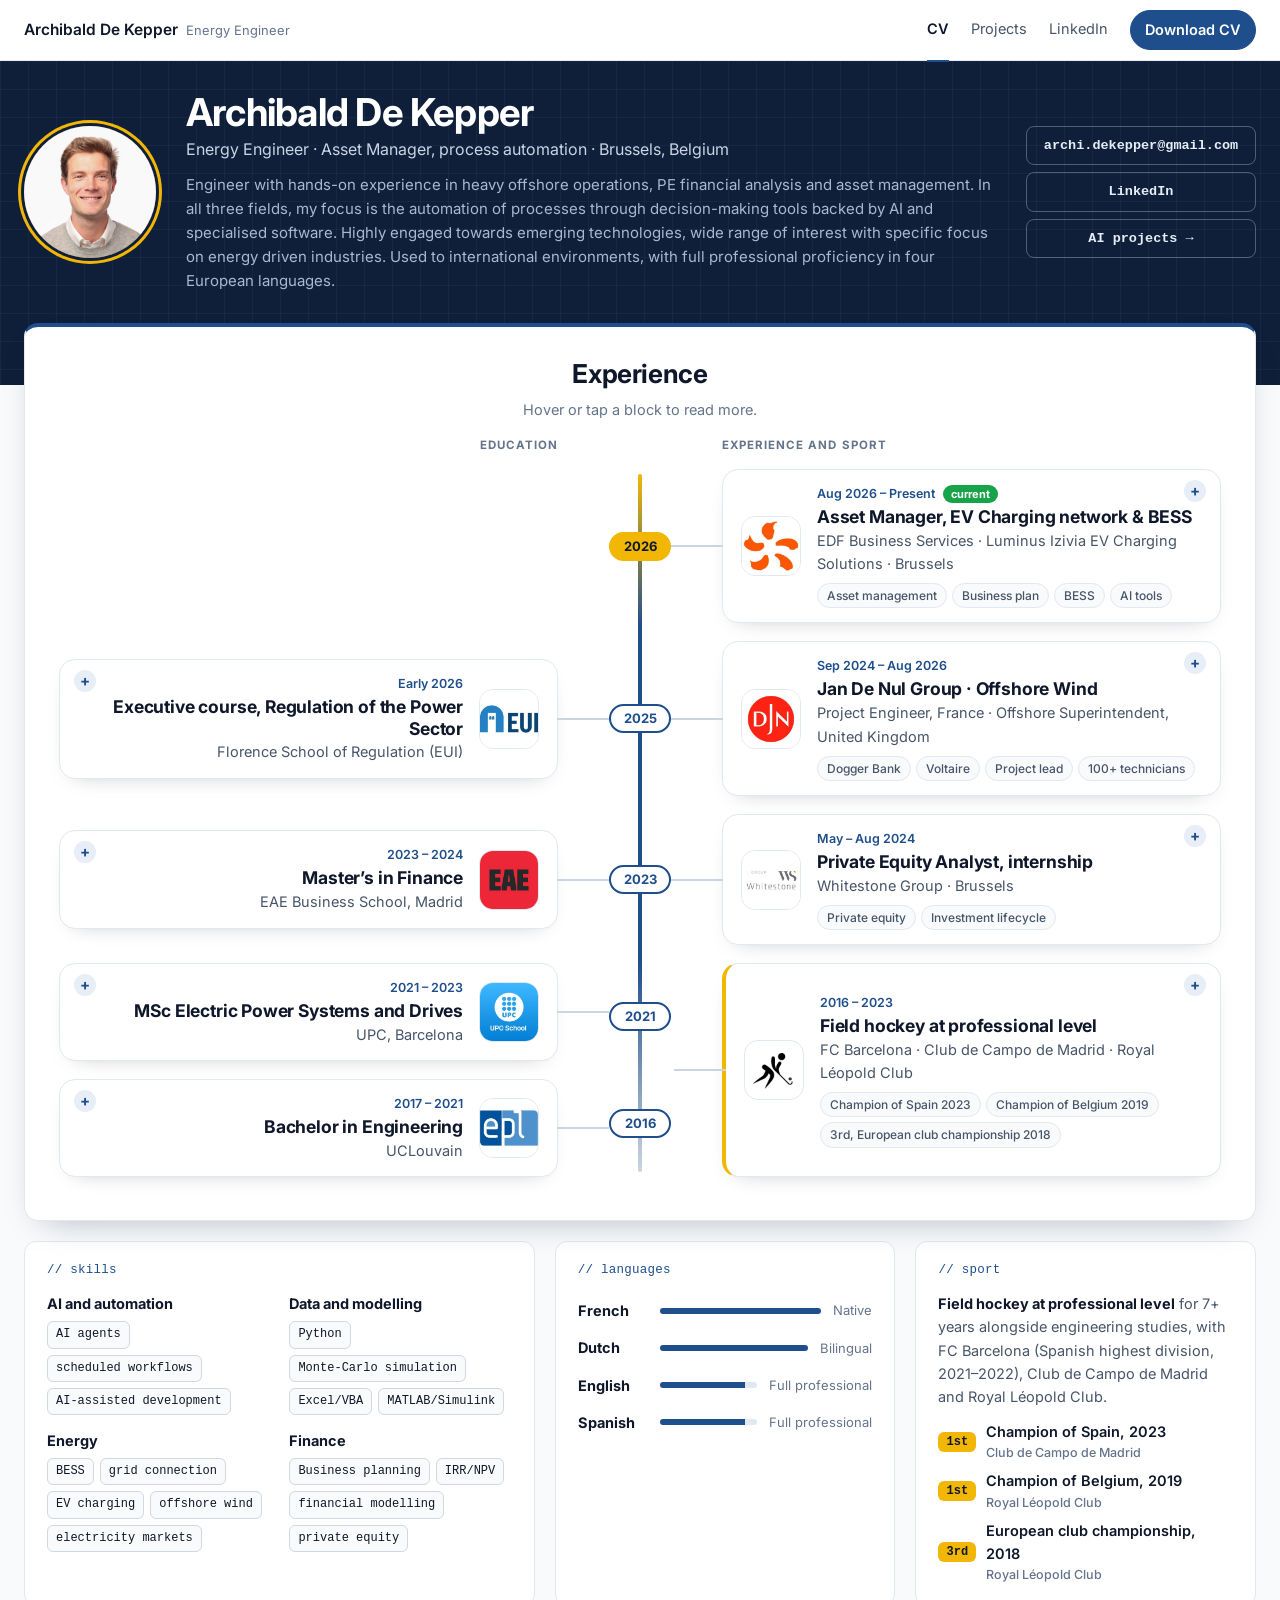
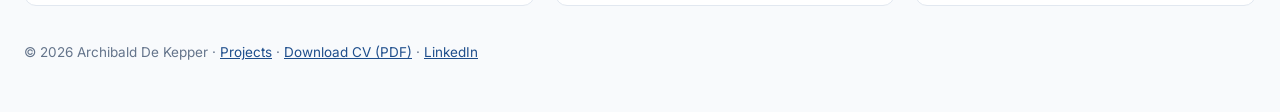
<file: index.html>
<!DOCTYPE html>
<html lang="en">
<head>
<meta charset="utf-8">
<meta name="robots" content="noindex">
<meta name="viewport" content="width=device-width, initial-scale=1">
<title>Archibald De Kepper · CV</title>
<meta name="description" content="Interactive CV of Archibald De Kepper: energy engineer, asset manager, process automation.">
<link rel="stylesheet" href="style.css">
<noscript><style>.pc-more{position:static!important;opacity:1!important;visibility:visible!important}</style></noscript>
</head>
<body class="wide cv7">
<header class="top"><div class="wrap">
<a class="brand" href="index.html">Archibald De Kepper<small>Energy Engineer</small></a>
<nav class="nav"><a class="on" href="index.html">CV</a><a href="projects.html">Projects</a><a class="li" href="https://www.linkedin.com/in/archibald-de-kepper-683274234" target="_blank" rel="noopener">LinkedIn</a><a class="dl" data-cv href="Archibald_De_Kepper_CV.pdf" download>Download CV</a></nav>
</div></header>
<main>
<section class="cvhero"><div class="wrap">
  <img src="images/me.jpg" alt="Archibald De Kepper">
  <div class="cvh-t">
    
    <h1>Archibald De Kepper</h1>
    <p class="cvh-s">Energy Engineer · Asset Manager, process automation · Brussels, Belgium</p>
    <p class="cvh-p">Engineer with hands-on experience in heavy offshore operations, PE financial analysis and asset management. In all three fields, my focus is the automation of processes through decision-making tools backed by AI and specialised software. Highly engaged towards emerging technologies, wide range of interest with specific focus on energy driven industries. Used to international environments, with full professional proficiency in four European languages.</p>
  </div>
  <div class="cvh-c">
    <a class="cbtn" href="mailto:archi.dekepper@gmail.com">archi.dekepper@gmail.com</a>
    <a class="cbtn" href="https://www.linkedin.com/in/archibald-de-kepper-683274234" target="_blank" rel="noopener">LinkedIn</a>
    <a class="cbtn" href="projects.html">AI projects →</a>
  </div>
</div></section>
<div class="wrap">
<section class="path">
  <div class="path-head"><h2>Experience</h2><p>Hover or tap a block to read more.</p></div>
  <div class="path-cols"><span>Education</span><span></span><span>Experience and sport</span></div>
  <ol class="path-l"><li class="prow"><div class="cell l"></div><div class="spine"><span class=yr>2026</span></div><div class="cell r"><article class="pc work rich" tabindex=0 aria-label="Experience: Asset Manager, EV Charging network &amp; BESS"><img src="images/logos/edf.jpg" alt=""><div class="pc-t"><p class="pc-when">Aug 2026 – Present<em class="pc-now">current</em></p><h3>Asset Manager, EV Charging network &amp; BESS</h3><p class="pc-org">EDF Business Services · Luminus Izivia EV Charging Solutions · Brussels</p><div class=pc-tags><span>Asset management</span><span>Business plan</span><span>BESS</span><span>AI tools</span></div></div><div class="pc-more"><ul><li>Asset management of energy infrastructure in a greenfield department, which required building and implementing several asset monitoring and reporting tools.</li><li>Owner of the business plan and of the dimensioning of future sites across the country. Implemented AI-backed Monte-Carlo BESS dimensioning tool increasing project IRR up to 2.4 pts.</li><li>Coordination of 15+ site deployments in parallel: project management, from permit, grid operators, landlords, contractors, internal political challenges of large corporation and subcontractors.</li></ul><a class="d-link" href="projects.html">See the AI projects →</a></div></article></div></li><li class="prow"><div class="cell l"><article class="pc edu rich" tabindex=0 aria-label="Education: Executive course, Regulation of the Power Sector"><img src="images/logos/eui.jpg" alt=""><div class="pc-t"><p class="pc-when">Early 2026</p><h3>Executive course, Regulation of the Power Sector</h3><p class="pc-org">Florence School of Regulation (EUI)</p></div><div class="pc-more"><p class="pc-lead" style="margin:0">Electricity market design, energy regulation and power system policy.</p></div></article></div><div class="spine"><span class=yr>2025</span></div><div class="cell r"><article class="pc work rich" tabindex=0 aria-label="Experience: Jan De Nul Group · Offshore Wind"><img src="images/logos/jdn.jpg" alt=""><div class="pc-t"><p class="pc-when">Sep 2024 – Aug 2026</p><h3>Jan De Nul Group · Offshore Wind</h3><p class="pc-org">Project Engineer, France · Offshore Superintendent, United Kingdom</p><div class=pc-tags><span>Dogger Bank</span><span>Voltaire</span><span>Project lead</span><span>100+ technicians</span></div></div><div class="pc-more"><h4>Project Engineer, Offshore Wind<span>Sep 2025 – Aug 2026 · France</span></h4><ul><li>Led the organisation and coordination of the Dieppe–Le Tréport offshore wind turbine installation project from its initial set-up: project structure, processes and documentation.</li><li>Performed a 6 weeks mobilization as project lead on a vessel with high risk and safety responsibilities, planning works for up to 100+ technicians working simultaneously in very time pressured and stressful conditions.</li><li>Coordinated multidisciplinary teams, technical deliverables and planning, interfaced with stakeholders and subcontractors, and supported offshore execution.</li></ul><h4>Offshore Superintendent<span>Sep 2024 – Aug 2025 · United Kingdom</span></h4><ul><li>Operational superintendent on board the installation vessel <i>Voltaire</i> (6 weeks on, 6 weeks off) on the Dogger Bank project, 120km off UK coast, world’s largest offshore wind farm. Living in harsh conditions and working under strict safety regulations.</li><li>Responsible for delivering wind turbine installations and offshore operations, with a focus on operational efficiency, safety and technical precision.</li></ul></div></article></div></li><li class="prow"><div class="cell l"><article class="pc edu rich" tabindex=0 aria-label="Education: Master’s in Finance"><img src="images/logos/eae.jpg" alt=""><div class="pc-t"><p class="pc-when">2023 – 2024</p><h3>Master’s in Finance</h3><p class="pc-org">EAE Business School, Madrid</p></div><div class="pc-more"><p class="pc-lead" style="margin:0">Courses: financial mathematics, variable and fixed income, financial products. Taught in Spanish.</p></div></article></div><div class="spine"><span class=yr>2023</span></div><div class="cell r"><article class="pc work rich" tabindex=0 aria-label="Experience: Private Equity Analyst, internship"><img src="images/logos/whitestone.jpg" alt=""><div class="pc-t"><p class="pc-when">May – Aug 2024</p><h3>Private Equity Analyst, internship</h3><p class="pc-org">Whitestone Group · Brussels</p><div class=pc-tags><span>Private equity</span><span>Investment lifecycle</span></div></div><div class="pc-more"><ul><li>Operated in a small, entrepreneurial investment team, working closely with senior management and gaining direct exposure to the full investment lifecycle and strategic decision-making.</li></ul></div></article></div></li><li class="prow tall"><div class="cell l"><article class="pc edu rich" tabindex=0 aria-label="Education: MSc Electric Power Systems and Drives"><img src="images/logos/upc.jpg" alt=""><div class="pc-t"><p class="pc-when">2021 – 2023</p><h3>MSc Electric Power Systems and Drives</h3><p class="pc-org">UPC, Barcelona</p></div><div class="pc-more"><p class="pc-lead" style="margin:0">Courses: energy markets, power systems, grid integration, energy efficiency. Thesis 18/20: MATLAB model of flywheel storage for households.</p></div></article><article class="pc edu rich" tabindex=0 aria-label="Education: Bachelor in Engineering"><img src="images/logos/epl.jpg" alt=""><div class="pc-t"><p class="pc-when">2017 – 2021</p><h3>Bachelor in Engineering</h3><p class="pc-org">UCLouvain</p></div><div class="pc-more"><p class="pc-lead" style="margin:0">Major electronics, minor mechanics. Courses: electromechanical converters, electrical circuits, thermodynamics, numerical methods.</p></div></article></div><div class="spine"><span class=yr>2021</span><span class=yr>2016</span></div><div class="cell r"><article class="pc sport rich" tabindex=0 aria-label="Sport: Field hockey at professional level"><img src="images/logos/hockey.jpg" alt=""><div class="pc-t"><p class="pc-when">2016 – 2023</p><h3>Field hockey at professional level</h3><p class="pc-org">FC Barcelona · Club de Campo de Madrid · Royal Léopold Club</p><div class=pc-tags><span>Champion of Spain 2023</span><span>Champion of Belgium 2019</span><span>3rd, European club championship 2018</span></div></div><div class="pc-more"><p class="pc-lead">Field hockey at professional level for 7+ years alongside engineering studies.</p><div class="club"><img src="images/logos/fcb.jpg" alt=""><div><b>FC Barcelona</b><span>Spanish highest division (División de Honor), 2021–2022</span></div></div><div class="club"><img src="images/logos/ccvm.jpg" alt=""><div><b>Club de Campo de Madrid</b><span>Champion of Spain, 2023</span></div></div><div class="club"><img src="images/logos/rlc.jpg" alt=""><div><b>Royal Léopold Club (RLC)</b><span>Champion of Belgium, 2019 · 3rd place, European club championship, 2018</span></div></div></div></article></div></li></ol>
</section>
<section class="cvgrid">
  <div class="g-card"><p class="mono">// skills</p><div class="sk7"><div><b>AI and automation</b><span>AI agents</span><span>scheduled workflows</span><span>AI-assisted development</span></div><div><b>Data and modelling</b><span>Python</span><span>Monte-Carlo simulation</span><span>Excel/VBA</span><span>MATLAB/Simulink</span></div><div><b>Energy</b><span>BESS</span><span>grid connection</span><span>EV charging</span><span>offshore wind</span><span>electricity markets</span></div><div><b>Finance</b><span>Business planning</span><span>IRR/NPV</span><span>financial modelling</span><span>private equity</span></div></div></div>
  <div class="g-card"><p class="mono">// languages</p><div class="lg"><b>French</b><i style="--w:100%"></i><span>Native</span></div><div class="lg"><b>Dutch</b><i style="--w:100%"></i><span>Bilingual</span></div><div class="lg"><b>English</b><i style="--w:88%"></i><span>Full professional</span></div><div class="lg"><b>Spanish</b><i style="--w:88%"></i><span>Full professional</span></div></div>
  <div class="g-card"><p class="mono">// sport</p><p class="g-p"><b>Field hockey at professional level</b> for 7+ years alongside engineering studies, with FC Barcelona (Spanish highest division, 2021–2022), Club de Campo de Madrid and Royal Léopold Club.</p>
    <ol class="podium"><li><b>1st</b><span>Champion of Spain, 2023<small>Club de Campo de Madrid</small></span></li><li><b>1st</b><span>Champion of Belgium, 2019<small>Royal Léopold Club</small></span></li><li><b>3rd</b><span>European club championship, 2018<small>Royal Léopold Club</small></span></li></ol></div>
</section>
</div>
</main>
<footer><div class="wrap">© 2026 Archibald De Kepper · <a href="projects.html">Projects</a> · <a data-cv href="Archibald_De_Kepper_CV.pdf" download>Download CV (PDF)</a> · <a href="https://www.linkedin.com/in/archibald-de-kepper-683274234" target="_blank" rel="noopener">LinkedIn</a></div></footer>
<script>
{
  const cards = [...document.querySelectorAll('.pc.rich')];
  cards.forEach((c) => {
    c.addEventListener('click', (e) => { if (e.target.closest('a')) return; const was = c.classList.contains('open'); cards.forEach((x) => x.classList.remove('open')); if (!was) c.classList.add('open'); });
    c.addEventListener('keydown', (e) => { if (e.key === 'Enter' || e.key === ' ') { e.preventDefault(); c.click(); } if (e.key === 'Escape') c.classList.remove('open'); });
  });
  document.addEventListener('click', (e) => { if (!e.target.closest('.pc.rich')) cards.forEach((x) => x.classList.remove('open')); });
}
{
  const file = 'Archibald_De_Kepper_CV.pdf';
  const links = document.querySelectorAll('a[data-cv]');
  if (window.claude && typeof window.claude.use === 'function') {
    window.claude.use('downloads').then(async (dl) => {
      if (!dl) return;
      let blob = null;
      try { const r = await fetch(file); if (r.ok) blob = await r.blob(); } catch (e) {}
      if (!blob) return;
      links.forEach((a) => a.addEventListener('click', (e) => { e.preventDefault(); dl.save({ filename: file, data: blob }).catch(() => {}); }));
    }).catch(() => {});
  }
}
</script>
</body>
</html>
</file>
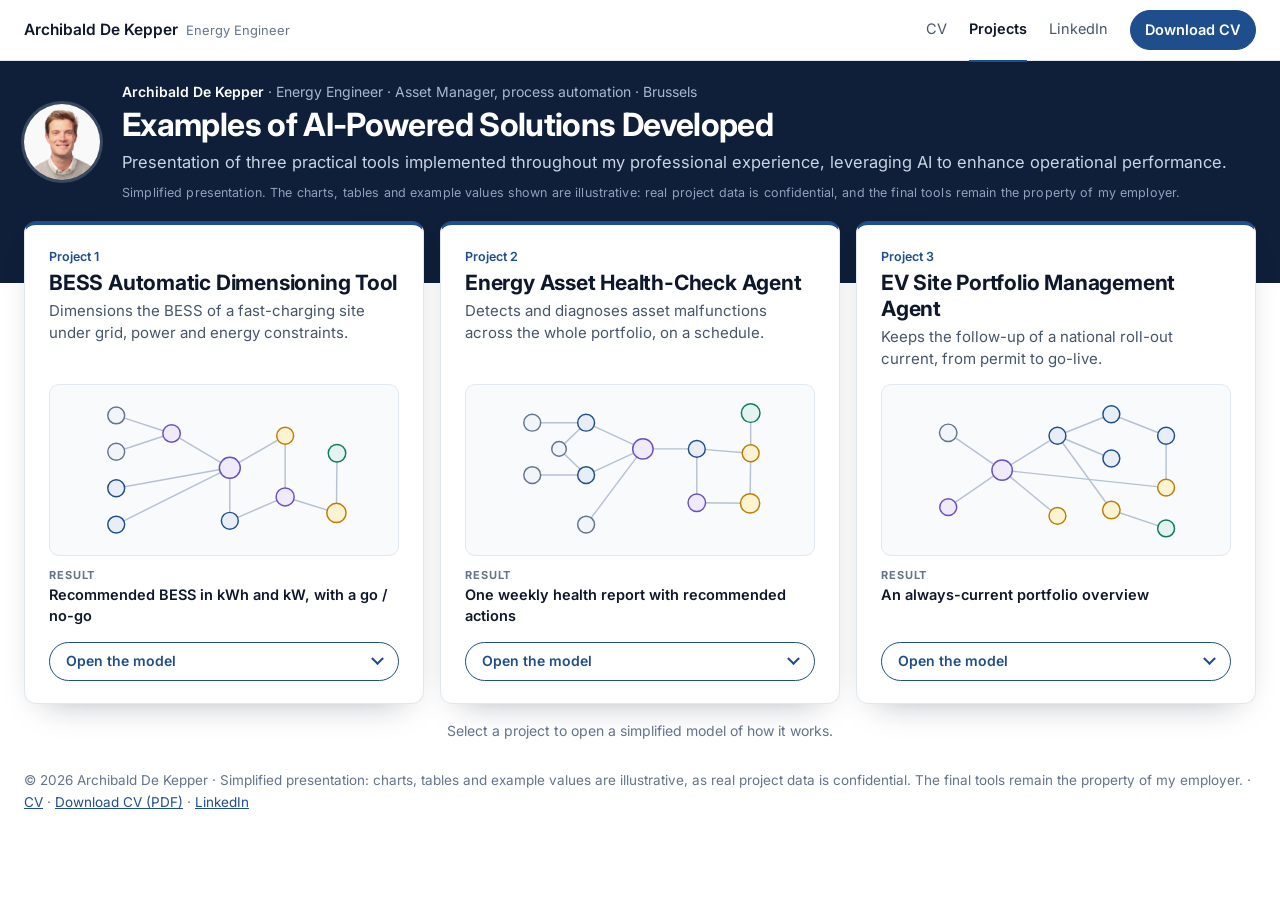
<file: projects.html>
<!DOCTYPE html>
<html lang="en">
<head>
<meta charset="utf-8">
<meta name="robots" content="noindex">
<meta name="viewport" content="width=device-width, initial-scale=1">
<title>Archibald De Kepper · Examples of AI-Powered Solutions Developed</title>
<meta name="description" content="Three practical AI-enabled tools for EV charging infrastructure: BESS automatic dimensioning, energy asset health checks and portfolio management.">
<link rel="stylesheet" href="style.css">
<noscript><style>.panel[hidden],.topic[hidden]{display:block!important}.pcard .open,.hint,.panel .switch{display:none!important}</style></noscript>
</head>
<body class="wide">
<header class="top"><div class="wrap">
<a class="brand" href="index.html">Archibald De Kepper<small>Energy Engineer</small></a>
<nav class="nav"><a href="index.html">CV</a><a class="on" href="projects.html">Projects</a><a class="li" href="https://www.linkedin.com/in/archibald-de-kepper-683274234" target="_blank" rel="noopener">LinkedIn</a><a class="dl" data-cv href="Archibald_De_Kepper_CV.pdf" download>Download CV</a></nav>
</div></header>
<main>
<section class="hero6"><div class="wrap">
<img src="images/me.jpg" alt="Archibald De Kepper" onerror="this.remove()">
<div>
<p class="eyebrow"><b>Archibald De Kepper</b> · Energy Engineer · Asset Manager, process automation · Brussels</p>
<h1>Examples of AI-Powered Solutions Developed</h1>
<p class="lead">Presentation of three practical tools implemented throughout my professional experience, leveraging AI to enhance operational performance.</p>
<p class="confid">Simplified presentation. The charts, tables and example values shown are illustrative: real project data is confidential, and the final tools remain the property of my employer.</p>
</div>
</div></section>
<div class="wrap">
<div class="pgrid"><article class="pcard" id="bess" data-p="bess">
<header><small>Project 1</small><h2>BESS Automatic Dimensioning Tool</h2><p class="desc">Dimensions the BESS of a fast-charging site under grid, power and energy constraints.</p></header>
<div class="pthumb"><svg class="thumb" viewBox="0 0 900 515" xmlns="http://www.w3.org/2000/svg" aria-hidden="true"><line x1="80" y1="70" x2="270" y2="132"/><line x1="80" y1="195" x2="270" y2="132"/><line x1="270" y1="132" x2="470" y2="250"/><line x1="80" y1="320" x2="470" y2="250"/><line x1="80" y1="445" x2="470" y2="250"/><line x1="470" y1="432" x2="470" y2="250"/><line x1="470" y1="250" x2="660" y2="140"/><line x1="660" y1="140" x2="660" y2="350"/><line x1="660" y1="350" x2="470" y2="432"/><line x1="660" y1="350" x2="836" y2="405"/><line x1="836" y1="405" x2="838" y2="200"/><circle cx="80" cy="70" r="29" fill="#f1f5f9" stroke="#64748b"/><circle cx="80" cy="195" r="29" fill="#f1f5f9" stroke="#64748b"/><circle cx="80" cy="320" r="29" fill="#e8eef7" stroke="#1e4e8c"/><circle cx="80" cy="445" r="29" fill="#e8eef7" stroke="#1e4e8c"/><circle cx="270" cy="132" r="30" fill="#efeafc" stroke="#6d4fc2"/><circle cx="470" cy="250" r="36" fill="#efeafc" stroke="#6d4fc2"/><circle cx="470" cy="432" r="29" fill="#e8eef7" stroke="#1e4e8c"/><circle cx="660" cy="140" r="29" fill="#fdf3d3" stroke="#b97f00"/><circle cx="660" cy="350" r="31" fill="#efeafc" stroke="#6d4fc2"/><circle cx="836" cy="405" r="33" fill="#fdf3d3" stroke="#b97f00"/><circle cx="838" cy="200" r="30" fill="#e3f4ee" stroke="#0f7a5c"/></svg></div>
<p class="pout"><b>Result</b>Recommended BESS in kWh and kW, with a go / no-go</p>
<button class="open" type="button" aria-expanded="false" aria-controls="panel-bess"><span>Open the model</span><span class="ic" aria-hidden="true"></span></button>
</article><article class="pcard" id="health" data-p="health">
<header><small>Project 2</small><h2>Energy Asset Health-Check Agent</h2><p class="desc">Detects and diagnoses asset malfunctions across the whole portfolio, on a schedule.</p></header>
<div class="pthumb"><svg class="thumb" viewBox="0 0 900 515" xmlns="http://www.w3.org/2000/svg" aria-hidden="true"><line x1="80" y1="95" x2="265" y2="95"/><line x1="80" y1="275" x2="265" y2="275"/><line x1="172" y1="185" x2="265" y2="95"/><line x1="172" y1="185" x2="265" y2="275"/><line x1="265" y1="95" x2="460" y2="185"/><line x1="265" y1="275" x2="460" y2="185"/><line x1="265" y1="445" x2="460" y2="185"/><line x1="460" y1="185" x2="645" y2="185"/><line x1="645" y1="185" x2="645" y2="370"/><line x1="645" y1="370" x2="828" y2="372"/><line x1="645" y1="185" x2="830" y2="200"/><line x1="828" y1="372" x2="830" y2="200"/><line x1="830" y1="200" x2="830" y2="62"/><circle cx="80" cy="95" r="29" fill="#f1f5f9" stroke="#64748b"/><circle cx="80" cy="275" r="29" fill="#f1f5f9" stroke="#64748b"/><circle cx="172" cy="185" r="25" fill="#f1f5f9" stroke="#64748b"/><circle cx="265" cy="95" r="29" fill="#e8eef7" stroke="#1e4e8c"/><circle cx="265" cy="275" r="29" fill="#e8eef7" stroke="#1e4e8c"/><circle cx="265" cy="445" r="29" fill="#f1f5f9" stroke="#64748b"/><circle cx="460" cy="185" r="35" fill="#efeafc" stroke="#6d4fc2"/><circle cx="645" cy="185" r="29" fill="#e8eef7" stroke="#1e4e8c"/><circle cx="645" cy="370" r="30" fill="#efeafc" stroke="#6d4fc2"/><circle cx="828" cy="372" r="33" fill="#fdf3d3" stroke="#b97f00"/><circle cx="830" cy="200" r="29" fill="#fdf3d3" stroke="#b97f00"/><circle cx="830" cy="62" r="32" fill="#e3f4ee" stroke="#0f7a5c"/></svg></div>
<p class="pout"><b>Result</b>One weekly health report with recommended actions</p>
<button class="open" type="button" aria-expanded="false" aria-controls="panel-health"><span>Open the model</span><span class="ic" aria-hidden="true"></span></button>
</article><article class="pcard" id="portfolio" data-p="portfolio">
<header><small>Project 3</small><h2>EV Site Portfolio Management Agent</h2><p class="desc">Keeps the follow-up of a national roll-out current, from permit to go-live.</p></header>
<div class="pthumb"><svg class="thumb" viewBox="0 0 900 515" xmlns="http://www.w3.org/2000/svg" aria-hidden="true"><line x1="80" y1="130" x2="265" y2="258"/><line x1="80" y1="385" x2="265" y2="258"/><line x1="265" y1="258" x2="455" y2="140"/><line x1="455" y1="140" x2="640" y2="66"/><line x1="640" y1="66" x2="828" y2="140"/><line x1="640" y1="218" x2="455" y2="140"/><line x1="265" y1="258" x2="455" y2="415"/><line x1="265" y1="258" x2="828" y2="318"/><line x1="828" y1="140" x2="828" y2="318"/><line x1="455" y1="140" x2="640" y2="395"/><line x1="640" y1="395" x2="828" y2="458"/><circle cx="80" cy="130" r="30" fill="#f1f5f9" stroke="#64748b"/><circle cx="80" cy="385" r="29" fill="#efeafc" stroke="#6d4fc2"/><circle cx="265" cy="258" r="35" fill="#efeafc" stroke="#6d4fc2"/><circle cx="455" cy="140" r="29" fill="#e8eef7" stroke="#1e4e8c"/><circle cx="640" cy="66" r="29" fill="#e8eef7" stroke="#1e4e8c"/><circle cx="828" cy="140" r="29" fill="#e8eef7" stroke="#1e4e8c"/><circle cx="640" cy="218" r="29" fill="#e8eef7" stroke="#1e4e8c"/><circle cx="455" cy="415" r="29" fill="#fdf3d3" stroke="#b97f00"/><circle cx="640" cy="395" r="30" fill="#fdf3d3" stroke="#b97f00"/><circle cx="828" cy="318" r="29" fill="#fdf3d3" stroke="#b97f00"/><circle cx="828" cy="458" r="29" fill="#e3f4ee" stroke="#0f7a5c"/></svg></div>
<p class="pout"><b>Result</b>An always-current portfolio overview</p>
<button class="open" type="button" aria-expanded="false" aria-controls="panel-portfolio"><span>Open the model</span><span class="ic" aria-hidden="true"></span></button>
</article><section class="panel" id="panel-bess" data-p="bess" aria-label="BESS Automatic Dimensioning Tool: model" hidden>
<div class="panel-head"><div><small>Project 1 of 3 · simplified model</small><h3>BESS Automatic Dimensioning Tool</h3></div>
<div class="switch"><button class="go" type="button" data-go="health">Project 2</button><button class="go" type="button" data-go="portfolio">Project 3</button><button class="close" type="button">Close</button></div></div>
<div class="onto-wrap">
  <div class="onto-g"><p class="on-hint">Hover or tap a block to see what it is and how it connects.</p><svg class="onto" viewBox="0 0 900 515" xmlns="http://www.w3.org/2000/svg" role="group" aria-label="Simplified model of the BESS Automatic Dimensioning Tool"><defs><marker id="oa-bess" viewBox="0 0 10 10" refX="8.5" refY="5" markerWidth="9" markerHeight="9" markerUnits="userSpaceOnUse" orient="auto"><path d="M0,0 L10,5 L0,10 z" fill="context-stroke"/></marker></defs><g class="on-e" data-a="sessions" data-b="generator"><line x1="126.6" y1="85.2" x2="218.7" y2="115.2" marker-end="url(#oa-bess)"/><g class="on-v"><rect x="146.3" y="90.7" width="52.6" height="19" rx="9.5"/><text x="172.6" y="104.0" text-anchor="middle">trains</text></g></g><g class="on-e" data-a="forecast" data-b="generator"><line x1="126.5" y1="179.6" x2="218.7" y2="149.0" marker-end="url(#oa-bess)"/><g class="on-v"><rect x="146.3" y="154.8" width="52.6" height="19" rx="9.5"/><text x="172.6" y="168.1" text-anchor="middle">scales</text></g></g><g class="on-e" data-a="generator" data-b="twin"><line x1="313.9" y1="157.9" x2="414.9" y2="217.5" marker-end="url(#oa-bess)"/><g class="on-v"><rect x="341.2" y="178.2" width="46.5" height="19" rx="9.5"/><text x="364.4" y="191.5" text-anchor="middle">feeds</text></g></g><g class="on-e" data-a="site" data-b="twin"><line x1="128.2" y1="311.3" x2="407.0" y2="261.3" marker-end="url(#oa-bess)"/><g class="on-v"><rect x="229.1" y="276.8" width="77.0" height="19" rx="9.5"/><text x="267.6" y="290.1" text-anchor="middle">configures</text></g></g><g class="on-e" data-a="grid" data-b="twin"><line x1="123.8" y1="423.1" x2="412.8" y2="278.6" marker-end="url(#oa-bess)"/><g class="on-v"><rect x="242.0" y="341.4" width="52.6" height="19" rx="9.5"/><text x="268.3" y="354.7" text-anchor="middle">limits</text></g></g><g class="on-e" data-a="bess" data-b="twin"><line x1="470.0" y1="383.0" x2="470.0" y2="314.0" marker-end="url(#oa-bess)"/><g class="on-v"><rect x="437.6" y="339.0" width="64.8" height="19" rx="9.5"/><text x="470.0" y="352.3" text-anchor="middle">supports</text></g></g><g class="on-e" data-a="twin" data-b="service"><line x1="522.8" y1="219.4" x2="615.0" y2="166.1" marker-end="url(#oa-bess)"/><g class="on-v"><rect x="536.5" y="183.2" width="64.8" height="19" rx="9.5"/><text x="568.9" y="196.5" text-anchor="middle">measures</text></g></g><g class="on-e" data-a="service" data-b="dimensioner"><line x1="660.0" y1="189.0" x2="660.0" y2="294.0" marker-end="url(#oa-bess)"/><g class="on-v"><rect x="633.7" y="232.0" width="52.6" height="19" rx="9.5"/><text x="660.0" y="245.3" text-anchor="middle">steers</text></g></g><g class="on-e" data-a="dimensioner" data-b="bess"><line x1="611.3" y1="371.0" x2="517.7" y2="411.4" marker-end="url(#oa-bess)"/><g class="on-v"><rect x="535.2" y="381.7" width="58.7" height="19" rx="9.5"/><text x="564.5" y="395.0" text-anchor="middle">resizes</text></g></g><g class="on-e" data-a="dimensioner" data-b="reco"><line x1="710.6" y1="365.8" x2="778.7" y2="387.1" marker-end="url(#oa-bess)"/><g class="on-v"><rect x="715.3" y="367.0" width="58.7" height="19" rx="9.5"/><text x="744.7" y="380.3" text-anchor="middle">returns</text></g></g><g class="on-e" data-a="reco" data-b="plan"><line x1="836.6" y1="348.0" x2="837.5" y2="254.0" marker-end="url(#oa-bess)"/><g class="on-v"><rect x="810.7" y="291.5" width="52.6" height="19" rx="9.5"/><text x="837.0" y="304.8" text-anchor="middle">enters</text></g></g><g class="on-n c-data" data-id="sessions" tabindex="0" role="button" aria-label="Charging sessions: Input data"><circle cx="80" cy="70" r="46"/><text text-anchor="middle"><tspan x="80" y="67.0">Charging</tspan><tspan x="80" y="82.0">sessions</tspan></text></g><g class="on-n c-data" data-id="forecast" tabindex="0" role="button" aria-label="Traffic forecast: Input data"><circle cx="80" cy="195" r="46"/><text text-anchor="middle"><tspan x="80" y="192.0">Traffic</tspan><tspan x="80" y="207.0">forecast</tspan></text></g><g class="on-n c-object" data-id="site" tabindex="0" role="button" aria-label="Site: Business object"><circle cx="80" cy="320" r="46"/><text text-anchor="middle"><tspan x="80" y="324.5">Site</tspan></text></g><g class="on-n c-object" data-id="grid" tabindex="0" role="button" aria-label="Grid connection: Business object"><circle cx="80" cy="445" r="46"/><text text-anchor="middle"><tspan x="80" y="442.0">Grid</tspan><tspan x="80" y="457.0">connection</tspan></text></g><g class="on-n c-logic" data-id="generator" tabindex="0" role="button" aria-label="Demand generator: Logic and AI"><circle cx="270" cy="132" r="48"/><text text-anchor="middle"><tspan x="270" y="129.0">Demand</tspan><tspan x="270" y="144.0">generator</tspan></text></g><g class="on-n c-logic" data-id="twin" tabindex="0" role="button" aria-label="Station digital twin: Logic and AI"><circle cx="470" cy="250" r="58"/><text text-anchor="middle"><tspan x="470" y="247.0">Station</tspan><tspan x="470" y="262.0">digital twin</tspan></text></g><g class="on-n c-object" data-id="bess" tabindex="0" role="button" aria-label="BESS: Business object"><circle cx="470" cy="432" r="46"/><text text-anchor="middle"><tspan x="470" y="436.5">BESS</tspan></text></g><g class="on-n c-output" data-id="service" tabindex="0" role="button" aria-label="Service level: Output"><circle cx="660" cy="140" r="46"/><text text-anchor="middle"><tspan x="660" y="137.0">Service</tspan><tspan x="660" y="152.0">level</tspan></text></g><g class="on-n c-logic" data-id="dimensioner" tabindex="0" role="button" aria-label="Automatic dimensioner: Logic and AI"><circle cx="660" cy="350" r="50"/><text text-anchor="middle"><tspan x="660" y="347.0">Automatic</tspan><tspan x="660" y="362.0">dimensioner</tspan></text></g><g class="on-n c-output" data-id="reco" tabindex="0" role="button" aria-label="Recommended BESS: Output"><circle cx="836" cy="405" r="54"/><text text-anchor="middle"><tspan x="836" y="402.0">Recommended</tspan><tspan x="836" y="417.0">BESS</tspan></text></g><g class="on-n c-decision" data-id="plan" tabindex="0" role="button" aria-label="Business plan: Decision"><circle cx="838" cy="200" r="48"/><text text-anchor="middle"><tspan x="838" y="197.0">Business</tspan><tspan x="838" y="212.0">plan</tspan></text></g></svg><div class="on-leg"><span class="c-data"><i></i>Input data</span><span class="c-object"><i></i>Business object</span><span class="c-logic"><i></i>Logic and AI</span><span class="c-output"><i></i>Output</span><span class="c-decision"><i></i>Decision</span></div></div>
  <aside class="onto-info" aria-live="polite"><div class="on-i" data-id="default"><small class="c-over"><i></i>Overview</small><h4>BESS Automatic Dimensioning Tool</h4><p>A Monte-Carlo simulation built on limited historical data, supplemented by Poisson probability distributions, to optimise BESS dimensioning for fast-charging sites under grid connection, power and energy capacity constraints. The resulting configurations are integrated into the company’s business plan to maximise project IRR.</p><div class="impact"><b>Business impact</b><p>As owner of the business plan, I use the tool as a decision-making instrument for the grid connection, the BESS solution and the site configuration. BESS solutions dimensioned with the tool improved project IRR by <strong style="color:var(--ink)">2.5 points on average</strong> across the projects developed; the results were presented to, and acknowledged by, the private equity infrastructure fund.</p></div></div><div class="on-i" data-id="sessions" hidden><small class="c-data"><i></i>Input data</small><h4>Charging sessions</h4><p>About one year of charging sessions from a few operating sites. Data cleaning removes outliers such as test sessions and failed starts (under 3 kWh, or outside 3&nbsp;min–4&nbsp;h). The resulting dataset is too small to dimension on directly, so additional data is generated in the next step, the demand generator.</p><p class="on-rl">Relations</p><ul class="on-rel"><li><i>trains</i> → Demand generator</li></ul></div><div class="on-i" data-id="forecast" hidden><small class="c-data"><i></i>Input data</small><h4>Traffic forecast</h4><p>Sessions per charge point per day for the target year, from the business-plan curve or an alternative forecast, with the annual growth of vehicle charging power and of energy per session.</p><p class="on-rl">Relations</p><ul class="on-rel"><li><i>scales</i> → Demand generator</li></ul></div><div class="on-i" data-id="site" hidden><small class="c-object"><i></i>Business object</small><h4>Site</h4><p>The station to dimension: number and power of chargers, connectors, and the site type (destination or charge &amp; go), which sets the arrival pattern, the day-of-week profile and the seasonality.</p><p class="on-rl">Relations</p><ul class="on-rel"><li><i>configures</i> → Station digital twin</li></ul></div><div class="on-i" data-id="grid" hidden><small class="c-object"><i></i>Business object</small><h4>Grid connection</h4><p>The grid connection limit in kVA, with its capacity and commodity tariffs: the main constraint for the BESS dimensioning.</p><p class="on-rl">Relations</p><ul class="on-rel"><li><i>limits</i> → Station digital twin</li></ul></div><div class="on-i" data-id="generator" hidden><small class="c-logic"><i></i>Logic and AI</small><h4>Demand generator</h4><p>Learns patterns from the real sessions and generates new days with a Poisson law, using day-of-week and month factors. Every date is generated many times, so the rare peak days that drive the dimensioning are covered.</p><p class="on-rl">Relations</p><ul class="on-rel"><li>Charging sessions → <i>trains</i></li><li>Traffic forecast → <i>scales</i></li><li><i>feeds</i> → Station digital twin</li></ul></div><div class="on-i" data-id="twin" hidden><small class="c-logic"><i></i>Logic and AI</small><h4>Station digital twin</h4><p>The station simulated every minute of the target year: queueing at the connectors, power sharing, grid supply first, then BESS discharge, and pro-rata curtailment when supply is short.</p><p class="on-rl">Relations</p><ul class="on-rel"><li>Demand generator → <i>feeds</i></li><li>Site → <i>configures</i></li><li>Grid connection → <i>limits</i></li><li>BESS → <i>supports</i></li><li><i>measures</i> → Service level</li></ul></div><div class="on-i" data-id="bess" hidden><small class="c-object"><i></i>Business object</small><h4>BESS</h4><p>A BESS candidate: capacity (kWh), power (kW), efficiency and lifetime. It discharges above the grid limit and recharges on surplus grid capacity.</p><p class="on-rl">Relations</p><ul class="on-rel"><li><i>supports</i> → Station digital twin</li><li>Automatic dimensioner → <i>resizes</i></li></ul></div><div class="on-i" data-id="service" hidden><small class="c-output"><i></i>Output</small><h4>Service level</h4><p>A session fails when it receives less than a set share of the requested power (e.g. 85%) for longer than a set time (e.g. 5 min). Failures are split into energy-constrained and power-constrained, and counted per day.</p><p class="on-rl">Relations</p><ul class="on-rel"><li>Station digital twin → <i>measures</i></li><li><i>steers</i> → Automatic dimensioner</li></ul></div><div class="on-i" data-id="dimensioner" hidden><small class="c-logic"><i></i>Logic and AI</small><h4>Automatic dimensioner</h4><p>Automatic search: doubles the BESS capacity until both acceptance targets are met, narrows the interval to the required precision, then re-checks the selected size at full accuracy.</p><p class="on-rl">Relations</p><ul class="on-rel"><li>Service level → <i>steers</i></li><li><i>resizes</i> → BESS</li><li><i>returns</i> → Recommended BESS</li></ul></div><div class="on-i" data-id="reco" hidden><small class="c-output"><i></i>Output</small><h4>Recommended BESS</h4><p>The smallest BESS meeting all targets, as a complete specification in kWh and kW, with a go / no-go for each grid connection and BESS option.</p><p class="on-rl">Relations</p><ul class="on-rel"><li>Automatic dimensioner → <i>returns</i></li><li><i>enters</i> → Business plan</li></ul></div><div class="on-i" data-id="plan" hidden><small class="c-decision"><i></i>Decision</small><h4>Business plan</h4><p>Results by configuration feed the business plan, where the IRR of each grid connection and BESS option is compared. BESS solutions dimensioned with the tool improved project IRR by 2.5 points on average.</p><p class="on-rl">Relations</p><ul class="on-rel"><li>Recommended BESS → <i>enters</i></li></ul></div></aside>
</div>
<div class="more6"><p class="appx-title">More detail</p><div class="pills"><button class="pill" type="button" data-t="bess-t0" aria-expanded="false" aria-controls="bess-t0">Example input</button><button class="pill" type="button" data-t="bess-t1" aria-expanded="false" aria-controls="bess-t1">Example data generation</button><button class="pill" type="button" data-t="bess-t2" aria-expanded="false" aria-controls="bess-t2">Example output</button><button class="pill" type="button" data-t="bess-t3" aria-expanded="false" aria-controls="bess-t3">Problem-solving approach</button><button class="pill" type="button" data-t="bess-t4" aria-expanded="false" aria-controls="bess-t4">Business context</button><button class="pill" type="button" data-t="bess-t5" aria-expanded="false" aria-controls="bess-t5">Input parameters</button><button class="pill" type="button" data-t="bess-t6" aria-expanded="false" aria-controls="bess-t6">Dimensioning algorithm</button><button class="pill" type="button" data-t="bess-t7" aria-expanded="false" aria-controls="bess-t7">Model architecture</button><button class="pill" type="button" data-t="bess-t8" aria-expanded="false" aria-controls="bess-t8">Power flow model</button><button class="pill" type="button" data-t="bess-t9" aria-expanded="false" aria-controls="bess-t9">Service-level criterion</button><button class="pill" type="button" data-t="bess-t10" aria-expanded="false" aria-controls="bess-t10">Failure analysis</button><button class="pill" type="button" data-t="bess-t11" aria-expanded="false" aria-controls="bess-t11">Validation and business-plan integration</button></div><div class="topic" id="bess-t0" hidden><h4 class="tt">Example input</h4><div class="body"><div class="exin"><div class="sheet"><h5>Site and scenario</h5><dl><dt>Site type</dt><dd>Destination (retail)</dd><dt>Chargers</dt><dd>2 × 150 kW, 4 connectors</dd><dt>Grid connection</dt><dd>160 kVA</dd><dt>Target year</dt><dd>2028</dd><dt>Traffic forecast</dt><dd>6 sessions per charge point per day</dd><dt>Service-level rule</dt><dd>Below 85% of requested power for more than 5 min</dd><dt>Acceptance targets</dt><dd>Max. 5% of days with a failure</dd><dt>BESS search</dt><dd>Automatic, C-rate 0.5 to 1</dd></dl></div><div class="sheet"><h5>Charging sessions (extract)</h5><table><thead><tr><th>Start</th><th>Duration</th><th>Energy</th><th>Max. power</th></tr></thead><tbody><tr class=""><td>Sat 11:42</td><td>24 min</td><td>38.6 kWh</td><td>142 kW</td></tr><tr class=""><td>Sat 11:58</td><td>31 min</td><td>51.2 kWh</td><td>128 kW</td></tr><tr class="out"><td>Sat 12:03</td><td>2 min</td><td>0.4 kWh</td><td>36 kW</td></tr><tr class=""><td>Sat 12:10</td><td>18 min</td><td>27.9 kWh</td><td>149 kW</td></tr><tr class="out"><td>Sat 12:31</td><td>5 h 12 min</td><td>61.0 kWh</td><td>74 kW</td></tr></tbody></table><p class=sheet-n>Struck-through rows are outliers removed by the data cleaning.</p></div></div><p class="cap">Illustrative values.</p></div></div><div class="topic" id="bess-t1" hidden><h4 class="tt">Example data generation<span>Poisson-based synthetic demand</span></h4><div class="body"><svg style="min-width:0" viewBox="0 0 1200 330" xmlns="http://www.w3.org/2000/svg" role="img" aria-label="How one synthetic day is generated in three steps" font-family="Inter,-apple-system,Segoe UI,Roboto,Arial,sans-serif"><defs><marker id="a4" viewBox="0 0 10 10" refX="9" refY="5" markerWidth="8" markerHeight="8" orient="auto"><path d="M0,0 L10,5 L0,10 z" fill="#64748b"/></marker><marker id="a4w" viewBox="0 0 10 10" refX="9" refY="5" markerWidth="8" markerHeight="8" orient="auto"><path d="M0,0 L10,5 L0,10 z" fill="#ffffff"/></marker></defs><rect width="1200" height="330" fill="#fff"/><rect x="20" y="14" width="360" height="296" rx="12" fill="#f8fafc" stroke="#e2e8f0"/><circle cx="50" cy="46" r="16" fill="#1e4e8c"/><text x="50" y="52" font-size="15" font-weight="800" fill="#fff" text-anchor="middle">1</text><text x="76" y="44" font-size="15" font-weight="700" fill="#0f172a" text-anchor="start">How many cars today?</text><text x="76" y="63" font-size="12" font-weight="400" fill="#64748b" text-anchor="start">Drawn from a Poisson law around the forecast</text><rect x="420" y="14" width="360" height="296" rx="12" fill="#f8fafc" stroke="#e2e8f0"/><circle cx="450" cy="46" r="16" fill="#1e4e8c"/><text x="450" y="52" font-size="15" font-weight="800" fill="#fff" text-anchor="middle">2</text><text x="476" y="44" font-size="15" font-weight="700" fill="#0f172a" text-anchor="start">When does each car arrive?</text><text x="476" y="63" font-size="12" font-weight="400" fill="#64748b" text-anchor="start">Drawn from the real arrival curve of that day type</text><rect x="820" y="14" width="360" height="296" rx="12" fill="#f8fafc" stroke="#e2e8f0"/><circle cx="850" cy="46" r="16" fill="#1e4e8c"/><text x="850" y="52" font-size="15" font-weight="800" fill="#fff" text-anchor="middle">3</text><text x="876" y="44" font-size="15" font-weight="700" fill="#0f172a" text-anchor="start">How does each car charge?</text><text x="876" y="63" font-size="12" font-weight="400" fill="#64748b" text-anchor="start">A real past session is copied</text><line x1="384" y1="160" x2="416" y2="160" stroke="#64748b" stroke-width="2.5" marker-end="url(#a4)"/><line x1="784" y1="160" x2="816" y2="160" stroke="#64748b" stroke-width="2.5" marker-end="url(#a4)"/><rect x="50.0" y="248.2" width="9.5" height="1.8" rx="2" fill="#b7c8e0"/><rect x="62.2" y="245.9" width="9.5" height="4.1" rx="2" fill="#b7c8e0"/><rect x="74.4" y="241.9" width="9.5" height="8.1" rx="2" fill="#b7c8e0"/><rect x="86.6" y="235.2" width="9.5" height="14.8" rx="2" fill="#b7c8e0"/><rect x="98.8" y="225.3" width="9.5" height="24.7" rx="2" fill="#b7c8e0"/><rect x="111.0" y="212.0" width="9.5" height="38.0" rx="2" fill="#b7c8e0"/><rect x="123.2" y="195.8" width="9.5" height="54.2" rx="2" fill="#b7c8e0"/><rect x="135.4" y="177.7" width="9.5" height="72.3" rx="2" fill="#b7c8e0"/><rect x="147.6" y="159.6" width="9.5" height="90.4" rx="2" fill="#b7c8e0"/><rect x="159.8" y="143.7" width="9.5" height="106.3" rx="2" fill="#b7c8e0"/><rect x="172.0" y="131.8" width="9.5" height="118.2" rx="2" fill="#b7c8e0"/><rect x="184.2" y="125.6" width="9.5" height="124.4" rx="2" fill="#b7c8e0"/><rect x="196.4" y="125.6" width="9.5" height="124.4" rx="2" fill="#b7c8e0"/><rect x="208.6" y="131.6" width="9.5" height="118.4" rx="2" fill="#b7c8e0"/><rect x="220.8" y="142.3" width="9.5" height="107.7" rx="2" fill="#b7c8e0"/><rect x="233.0" y="156.4" width="9.5" height="93.6" rx="2" fill="#f2b705"/><rect x="245.2" y="172.0" width="9.5" height="78.0" rx="2" fill="#b7c8e0"/><rect x="257.4" y="187.6" width="9.5" height="62.4" rx="2" fill="#b7c8e0"/><rect x="269.6" y="202.0" width="9.5" height="48.0" rx="2" fill="#b7c8e0"/><rect x="281.8" y="214.4" width="9.5" height="35.6" rx="2" fill="#b7c8e0"/><rect x="294.0" y="224.6" width="9.5" height="25.4" rx="2" fill="#b7c8e0"/><rect x="306.2" y="232.5" width="9.5" height="17.5" rx="2" fill="#b7c8e0"/><rect x="318.4" y="238.3" width="9.5" height="11.7" rx="2" fill="#b7c8e0"/><rect x="330.6" y="242.5" width="9.5" height="7.5" rx="2" fill="#b7c8e0"/><rect x="342.8" y="245.3" width="9.5" height="4.7" rx="2" fill="#b7c8e0"/><text x="238.0" y="110" font-size="12.5" font-weight="700" fill="#0f172a" text-anchor="middle">today: 23 cars</text><line x1="238.0" y1="116" x2="238.0" y2="152.4" stroke="#0f172a" stroke-width="1"/><text x="50" y="270" font-size="11" font-weight="400" fill="#64748b" text-anchor="start">8</text><text x="196.39999999999998" y="270" font-size="11" font-weight="600" fill="#64748b" text-anchor="middle">20 expected</text><text x="342.79999999999995" y="270" font-size="11" font-weight="400" fill="#64748b" text-anchor="middle">32</text><text x="200.0" y="294" font-size="11.5" font-weight="400" fill="#64748b" text-anchor="middle">λ = forecast sessions/day × chargers × season</text><polygon points="444.0,250 444.0,242.7 445.3,242.7 446.6,242.7 447.9,242.7 449.2,242.7 450.5,242.7 451.8,242.7 453.1,242.7 454.4,242.7 455.7,242.7 457.0,242.7 458.3,242.7 459.6,242.7 460.9,242.7 462.2,242.7 463.5,242.7 464.8,242.7 466.1,242.7 467.4,242.7 468.7,242.7 470.0,242.7 471.3,242.7 472.6,242.7 473.9,242.7 475.2,242.7 476.5,242.7 477.8,242.7 479.1,242.7 480.4,242.7 481.7,242.7 483.0,242.7 484.3,242.7 485.6,242.7 486.9,242.7 488.2,242.7 489.5,242.7 490.8,242.7 492.1,242.7 493.4,242.7 494.7,242.7 496.0,242.7 497.3,242.7 498.6,242.7 499.9,242.6 501.2,242.6 502.5,242.6 503.8,242.6 505.1,242.6 506.4,242.6 507.7,242.6 509.0,242.5 510.3,242.5 511.6,242.5 512.9,242.4 514.2,242.4 515.5,242.3 516.8,242.3 518.1,242.2 519.4,242.1 520.7,241.9 522.0,241.8 523.3,241.6 524.6,241.5 525.9,241.2 527.2,241.0 528.5,240.7 529.8,240.4 531.1,240.0 532.4,239.6 533.7,239.1 535.0,238.5 536.3,237.9 537.6,237.3 538.9,236.5 540.2,235.7 541.5,234.8 542.8,233.8 544.1,232.7 545.4,231.5 546.7,230.2 548.0,228.8 549.3,227.3 550.6,225.7 551.9,224.0 553.2,222.2 554.5,220.3 555.8,218.3 557.1,216.2 558.4,214.1 559.7,211.9 561.0,209.6 562.3,207.3 563.6,204.9 564.9,202.5 566.2,200.1 567.5,197.7 568.8,195.4 570.1,193.0 571.4,190.7 572.7,188.4 574.0,186.3 575.3,184.1 576.6,182.1 577.9,180.2 579.2,178.3 580.5,176.5 581.8,174.8 583.1,173.2 584.4,171.6 585.7,170.1 587.0,168.6 588.3,167.1 589.6,165.6 590.9,164.1 592.2,162.6 593.5,161.0 594.8,159.3 596.1,157.6 597.4,155.7 598.7,153.8 600.0,151.9 601.3,149.8 602.6,147.7 603.9,145.6 605.2,143.5 606.5,141.5 607.8,139.5 609.1,137.6 610.4,135.9 611.7,134.4 613.0,133.0 614.3,131.9 615.6,131.0 616.9,130.4 618.2,130.1 619.5,130.0 620.8,130.1 622.1,130.5 623.4,131.0 624.7,131.7 626.0,132.6 627.3,133.5 628.6,134.4 629.9,135.3 631.2,136.3 632.5,137.1 633.8,137.9 635.1,138.7 636.4,139.3 637.7,139.8 639.0,140.2 640.3,140.5 641.6,140.8 642.9,140.9 644.2,141.1 645.5,141.3 646.8,141.5 648.1,141.7 649.4,142.0 650.7,142.4 652.0,142.9 653.3,143.6 654.6,144.4 655.9,145.3 657.2,146.4 658.5,147.7 659.8,149.1 661.1,150.7 662.4,152.5 663.7,154.3 665.0,156.3 666.3,158.4 667.6,160.6 668.9,162.8 670.2,165.1 671.5,167.4 672.8,169.7 674.1,172.1 675.4,174.4 676.7,176.7 678.0,178.9 679.3,181.1 680.6,183.3 681.9,185.4 683.2,187.4 684.5,189.4 685.8,191.3 687.1,193.1 688.4,194.9 689.7,196.6 691.0,198.3 692.3,200.0 693.6,201.6 694.9,203.2 696.2,204.8 697.5,206.3 698.8,207.9 700.1,209.4 701.4,210.9 702.7,212.5 704.0,214.0 705.3,215.5 706.6,217.0 707.9,218.5 709.2,220.0 710.5,221.5 711.8,222.9 713.1,224.3 714.4,225.7 715.7,227.0 717.0,228.3 718.3,229.5 719.6,230.7 720.9,231.8 722.2,232.9 723.5,233.9 724.8,234.8 726.1,235.7 727.4,236.4 728.7,237.2 730.0,237.8 731.3,238.5 732.6,239.0 733.9,239.5 735.2,239.9 736.5,240.3 737.8,240.7 739.1,241.0 740.4,241.2 741.7,241.5 743.0,241.7 744.3,241.8 745.6,242.0 746.9,242.1 748.2,242.2 749.5,242.3 750.8,242.4 752.1,242.4 753.4,242.5 754.7,242.5 756.0,242.5 756.0,250" fill="#1e4e8c" opacity=".12"/><polyline points="444.0,242.7 445.3,242.7 446.6,242.7 447.9,242.7 449.2,242.7 450.5,242.7 451.8,242.7 453.1,242.7 454.4,242.7 455.7,242.7 457.0,242.7 458.3,242.7 459.6,242.7 460.9,242.7 462.2,242.7 463.5,242.7 464.8,242.7 466.1,242.7 467.4,242.7 468.7,242.7 470.0,242.7 471.3,242.7 472.6,242.7 473.9,242.7 475.2,242.7 476.5,242.7 477.8,242.7 479.1,242.7 480.4,242.7 481.7,242.7 483.0,242.7 484.3,242.7 485.6,242.7 486.9,242.7 488.2,242.7 489.5,242.7 490.8,242.7 492.1,242.7 493.4,242.7 494.7,242.7 496.0,242.7 497.3,242.7 498.6,242.7 499.9,242.6 501.2,242.6 502.5,242.6 503.8,242.6 505.1,242.6 506.4,242.6 507.7,242.6 509.0,242.5 510.3,242.5 511.6,242.5 512.9,242.4 514.2,242.4 515.5,242.3 516.8,242.3 518.1,242.2 519.4,242.1 520.7,241.9 522.0,241.8 523.3,241.6 524.6,241.5 525.9,241.2 527.2,241.0 528.5,240.7 529.8,240.4 531.1,240.0 532.4,239.6 533.7,239.1 535.0,238.5 536.3,237.9 537.6,237.3 538.9,236.5 540.2,235.7 541.5,234.8 542.8,233.8 544.1,232.7 545.4,231.5 546.7,230.2 548.0,228.8 549.3,227.3 550.6,225.7 551.9,224.0 553.2,222.2 554.5,220.3 555.8,218.3 557.1,216.2 558.4,214.1 559.7,211.9 561.0,209.6 562.3,207.3 563.6,204.9 564.9,202.5 566.2,200.1 567.5,197.7 568.8,195.4 570.1,193.0 571.4,190.7 572.7,188.4 574.0,186.3 575.3,184.1 576.6,182.1 577.9,180.2 579.2,178.3 580.5,176.5 581.8,174.8 583.1,173.2 584.4,171.6 585.7,170.1 587.0,168.6 588.3,167.1 589.6,165.6 590.9,164.1 592.2,162.6 593.5,161.0 594.8,159.3 596.1,157.6 597.4,155.7 598.7,153.8 600.0,151.9 601.3,149.8 602.6,147.7 603.9,145.6 605.2,143.5 606.5,141.5 607.8,139.5 609.1,137.6 610.4,135.9 611.7,134.4 613.0,133.0 614.3,131.9 615.6,131.0 616.9,130.4 618.2,130.1 619.5,130.0 620.8,130.1 622.1,130.5 623.4,131.0 624.7,131.7 626.0,132.6 627.3,133.5 628.6,134.4 629.9,135.3 631.2,136.3 632.5,137.1 633.8,137.9 635.1,138.7 636.4,139.3 637.7,139.8 639.0,140.2 640.3,140.5 641.6,140.8 642.9,140.9 644.2,141.1 645.5,141.3 646.8,141.5 648.1,141.7 649.4,142.0 650.7,142.4 652.0,142.9 653.3,143.6 654.6,144.4 655.9,145.3 657.2,146.4 658.5,147.7 659.8,149.1 661.1,150.7 662.4,152.5 663.7,154.3 665.0,156.3 666.3,158.4 667.6,160.6 668.9,162.8 670.2,165.1 671.5,167.4 672.8,169.7 674.1,172.1 675.4,174.4 676.7,176.7 678.0,178.9 679.3,181.1 680.6,183.3 681.9,185.4 683.2,187.4 684.5,189.4 685.8,191.3 687.1,193.1 688.4,194.9 689.7,196.6 691.0,198.3 692.3,200.0 693.6,201.6 694.9,203.2 696.2,204.8 697.5,206.3 698.8,207.9 700.1,209.4 701.4,210.9 702.7,212.5 704.0,214.0 705.3,215.5 706.6,217.0 707.9,218.5 709.2,220.0 710.5,221.5 711.8,222.9 713.1,224.3 714.4,225.7 715.7,227.0 717.0,228.3 718.3,229.5 719.6,230.7 720.9,231.8 722.2,232.9 723.5,233.9 724.8,234.8 726.1,235.7 727.4,236.4 728.7,237.2 730.0,237.8 731.3,238.5 732.6,239.0 733.9,239.5 735.2,239.9 736.5,240.3 737.8,240.7 739.1,241.0 740.4,241.2 741.7,241.5 743.0,241.7 744.3,241.8 745.6,242.0 746.9,242.1 748.2,242.2 749.5,242.3 750.8,242.4 752.1,242.4 753.4,242.5 754.7,242.5 756.0,242.5" fill="none" stroke="#1e4e8c" stroke-width="2"/><circle cx="601.4" cy="262" r="4" fill="#f2b705" stroke="#0f172a" stroke-width=".6"/><circle cx="656.2" cy="262" r="4" fill="#f2b705" stroke="#0f172a" stroke-width=".6"/><circle cx="577.6" cy="262" r="4" fill="#f2b705" stroke="#0f172a" stroke-width=".6"/><circle cx="659.1" cy="262" r="4" fill="#f2b705" stroke="#0f172a" stroke-width=".6"/><circle cx="634.2" cy="262" r="4" fill="#f2b705" stroke="#0f172a" stroke-width=".6"/><circle cx="666.0" cy="262" r="4" fill="#f2b705" stroke="#0f172a" stroke-width=".6"/><circle cx="586.6" cy="262" r="4" fill="#f2b705" stroke="#0f172a" stroke-width=".6"/><circle cx="606.7" cy="262" r="4" fill="#f2b705" stroke="#0f172a" stroke-width=".6"/><circle cx="617.4" cy="262" r="4" fill="#f2b705" stroke="#0f172a" stroke-width=".6"/><circle cx="710.5" cy="262" r="4" fill="#f2b705" stroke="#0f172a" stroke-width=".6"/><circle cx="656.4" cy="262" r="4" fill="#f2b705" stroke="#0f172a" stroke-width=".6"/><circle cx="630.8" cy="262" r="4" fill="#f2b705" stroke="#0f172a" stroke-width=".6"/><circle cx="597.3" cy="262" r="4" fill="#f2b705" stroke="#0f172a" stroke-width=".6"/><circle cx="666.0" cy="262" r="4" fill="#f2b705" stroke="#0f172a" stroke-width=".6"/><circle cx="675.1" cy="262" r="4" fill="#f2b705" stroke="#0f172a" stroke-width=".6"/><circle cx="583.1" cy="262" r="4" fill="#f2b705" stroke="#0f172a" stroke-width=".6"/><circle cx="610.0" cy="262" r="4" fill="#f2b705" stroke="#0f172a" stroke-width=".6"/><circle cx="709.2" cy="262" r="4" fill="#f2b705" stroke="#0f172a" stroke-width=".6"/><circle cx="653.8" cy="262" r="4" fill="#f2b705" stroke="#0f172a" stroke-width=".6"/><circle cx="676.1" cy="262" r="4" fill="#f2b705" stroke="#0f172a" stroke-width=".6"/><circle cx="588.4" cy="262" r="4" fill="#f2b705" stroke="#0f172a" stroke-width=".6"/><circle cx="650.6" cy="262" r="4" fill="#f2b705" stroke="#0f172a" stroke-width=".6"/><circle cx="652.9" cy="262" r="4" fill="#f2b705" stroke="#0f172a" stroke-width=".6"/><text x="444.0" y="286" font-size="11" font-weight="400" fill="#64748b" text-anchor="middle">00h</text><text x="522.0" y="286" font-size="11" font-weight="400" fill="#64748b" text-anchor="middle">06h</text><text x="600.0" y="286" font-size="11" font-weight="400" fill="#64748b" text-anchor="middle">12h</text><text x="678.0" y="286" font-size="11" font-weight="400" fill="#64748b" text-anchor="middle">18h</text><text x="756.0" y="286" font-size="11" font-weight="400" fill="#64748b" text-anchor="middle">24h</text><text x="600.0" y="304" font-size="11.5" font-weight="400" fill="#64748b" text-anchor="middle">each dot = one car placed on the clock</text><rect x="844" y="88" width="312" height="46" rx="8" fill="#fff" stroke="#e2e8f0"/><text x="858" y="116" font-size="13" font-weight="700" fill="#0f172a" text-anchor="start">Car 1</text><text x="934" y="116" font-size="13" font-weight="600" fill="#1e4e8c" text-anchor="start">54 kWh</text><text x="1014" y="116" font-size="12.5" font-weight="400" fill="#64748b" text-anchor="start">peak 142 kW</text><text x="1106" y="116" font-size="12.5" font-weight="400" fill="#64748b" text-anchor="start">26 min</text><rect x="844" y="142" width="312" height="46" rx="8" fill="#fff" stroke="#e2e8f0"/><text x="858" y="170" font-size="13" font-weight="700" fill="#0f172a" text-anchor="start">Car 2</text><text x="934" y="170" font-size="13" font-weight="600" fill="#1e4e8c" text-anchor="start">31 kWh</text><text x="1014" y="170" font-size="12.5" font-weight="400" fill="#64748b" text-anchor="start">peak 96 kW</text><text x="1106" y="170" font-size="12.5" font-weight="400" fill="#64748b" text-anchor="start">21 min</text><rect x="844" y="196" width="312" height="46" rx="8" fill="#fff" stroke="#e2e8f0"/><text x="858" y="224" font-size="13" font-weight="700" fill="#0f172a" text-anchor="start">Car 3</text><text x="934" y="224" font-size="13" font-weight="600" fill="#1e4e8c" text-anchor="start">72 kWh</text><text x="1014" y="224" font-size="12.5" font-weight="400" fill="#64748b" text-anchor="start">peak 188 kW</text><text x="1106" y="224" font-size="12.5" font-weight="400" fill="#64748b" text-anchor="start">29 min</text><text x="1000.0" y="256" font-size="12" font-weight="500" fill="#64748b" text-anchor="middle">… one for each of the 23 cars</text><text x="1000.0" y="290" font-size="12.5" font-weight="700" fill="#0f172a" text-anchor="middle">then the day is simulated minute by minute</text><text x="1000.0" y="308" font-size="11.5" font-weight="400" fill="#64748b" text-anchor="middle">→ repeated for every day of the year, many times</text></svg>
<p>Only about one year of real sessions exists for a few sites, which is far too little to test rare peak days. The tool therefore uses the real data to learn <b>patterns</b> (how many cars, when they arrive, how they charge) and generates new days from them:</p>
<div class="formula">λ = <em>sessions per connector per day</em> × <em>connectors</em> × <em>day-of-week factor</em> × <em>month factor</em><br>P(k cars) = λ<sup>k</sup> · e<sup>−λ</sup> / k! &nbsp;<span class="c">// Poisson law: mean λ, spread √λ</span></div>
<p>Each date of the year is generated many times (e.g. 30 runs ≈ 11,000 days), so the tool sees quiet days, average days and the rare extreme days that drive BESS dimensioning.</p></div></div><div class="topic" id="bess-t2" hidden><h4 class="tt">Example output</h4><div class="body"><figure class="pv"><svg viewBox="0 0 900 340" xmlns="http://www.w3.org/2000/svg" role="img" aria-label="Sample simulation: charging demand above the grid limit is covered by the battery; monthly share of days that work" font-family="-apple-system,Segoe UI,Roboto,Arial,sans-serif">
<rect width="900" height="340" rx="6" fill="#fff"/>
<text x="60" y="32" font-size="15" font-weight="700" fill="#0f172a">Simulated Saturday: site demand vs. grid connection limit</text>
<text x="52" y="46" text-anchor="end" font-size="11" fill="#64748b">kW</text><line x1="60" y1="270.0" x2="560" y2="270.0" stroke="#e2e8f0"/><text x="52" y="274.0" text-anchor="end" font-size="11" fill="#64748b">0</text><line x1="60" y1="217.5" x2="560" y2="217.5" stroke="#e2e8f0"/><text x="52" y="221.5" text-anchor="end" font-size="11" fill="#64748b">80</text><line x1="60" y1="165.0" x2="560" y2="165.0" stroke="#e2e8f0"/><text x="52" y="169.0" text-anchor="end" font-size="11" fill="#64748b">160</text><line x1="60" y1="112.5" x2="560" y2="112.5" stroke="#e2e8f0"/><text x="52" y="116.5" text-anchor="end" font-size="11" fill="#64748b">240</text><line x1="60" y1="60.0" x2="560" y2="60.0" stroke="#e2e8f0"/><text x="52" y="64.0" text-anchor="end" font-size="11" fill="#64748b">320</text><line x1="60.0" y1="270" x2="60.0" y2="275" stroke="#64748b"/><text x="60.0" y="290" text-anchor="middle" font-size="12" fill="#64748b">00:00</text><line x1="185.0" y1="270" x2="185.0" y2="275" stroke="#64748b"/><text x="185.0" y="290" text-anchor="middle" font-size="12" fill="#64748b">06:00</text><line x1="310.0" y1="270" x2="310.0" y2="275" stroke="#64748b"/><text x="310.0" y="290" text-anchor="middle" font-size="12" fill="#64748b">12:00</text><line x1="435.0" y1="270" x2="435.0" y2="275" stroke="#64748b"/><text x="435.0" y="290" text-anchor="middle" font-size="12" fill="#64748b">18:00</text><line x1="560.0" y1="270" x2="560.0" y2="275" stroke="#64748b"/><text x="560.0" y="290" text-anchor="middle" font-size="12" fill="#64748b">24:00</text>
<polygon points="60.0,171.6 60.0,171.6 63.5,171.6 66.9,171.6 70.4,171.6 73.9,171.6 77.4,171.6 80.8,171.6 84.3,171.6 87.8,171.6 91.2,171.6 94.7,171.6 98.2,171.6 101.7,171.6 105.1,171.6 108.6,171.6 112.1,171.6 115.6,171.6 119.0,171.6 122.5,171.6 126.0,171.6 129.4,171.6 132.9,171.6 136.4,171.6 139.9,171.6 143.3,171.6 146.8,171.6 150.3,171.6 153.8,171.6 157.2,171.6 160.7,171.6 164.2,171.6 167.6,171.6 171.1,171.6 174.6,171.6 178.1,171.6 181.5,171.6 185.0,171.6 188.5,171.6 191.9,171.6 195.4,171.6 198.9,171.6 202.4,171.6 205.8,171.6 209.3,171.6 212.8,171.6 216.2,171.6 219.7,171.6 223.2,171.6 226.7,171.6 230.1,171.6 233.6,171.6 237.1,171.6 240.6,171.6 244.0,171.6 247.5,171.6 251.0,171.6 254.4,171.6 257.9,171.6 261.4,171.6 264.9,171.6 268.3,171.6 271.8,171.6 275.3,171.6 278.8,171.6 282.2,171.6 285.7,171.6 289.2,171.6 292.6,171.6 296.1,171.6 299.6,171.6 303.1,171.6 306.5,171.6 310.0,171.3 313.5,157.0 316.9,153.7 320.4,133.9 323.9,122.1 327.4,113.6 330.8,110.7 334.3,102.5 337.8,114.4 341.2,109.1 344.7,99.3 348.2,105.0 351.7,115.1 355.1,112.5 358.6,124.6 362.1,129.2 365.6,145.6 369.0,155.3 372.5,159.0 376.0,170.6 379.4,171.6 382.9,167.2 386.4,171.6 389.9,171.6 393.3,171.6 396.8,171.6 400.3,165.8 403.8,167.7 407.2,163.8 410.7,161.9 414.2,143.6 417.6,149.1 421.1,150.7 424.6,152.9 428.1,154.8 431.5,156.7 435.0,154.1 438.5,169.2 441.9,171.6 445.4,171.6 448.9,171.6 452.4,171.6 455.8,171.6 459.3,171.6 462.8,171.6 466.2,171.6 469.7,171.6 473.2,171.6 476.7,171.6 480.1,171.6 483.6,171.6 487.1,171.6 490.6,171.6 494.0,171.6 497.5,171.6 501.0,171.6 504.4,171.6 507.9,171.6 511.4,171.6 514.9,171.6 518.3,171.6 521.8,171.6 525.3,171.6 528.8,171.6 532.2,171.6 535.7,171.6 539.2,171.6 542.6,171.6 546.1,171.6 549.6,171.6 553.1,171.6 556.5,171.6 560.0,171.6 560.0,171.6" fill="#f2b705" opacity=".35"/>
<polyline points="60.0,251.2 63.5,253.3 66.9,248.7 70.4,252.5 73.9,253.9 77.4,248.6 80.8,240.4 84.3,242.3 87.8,242.9 91.2,251.4 94.7,246.5 98.2,250.5 101.7,252.2 105.1,253.2 108.6,251.5 112.1,240.3 115.6,241.9 119.0,242.2 122.5,242.3 126.0,251.9 129.4,250.0 132.9,245.0 136.4,243.4 139.9,241.4 143.3,241.0 146.8,253.5 150.3,245.3 153.8,244.2 157.2,246.8 160.7,251.9 164.2,247.1 167.6,252.9 171.1,239.3 174.6,239.9 178.1,244.3 181.5,247.3 185.0,236.6 188.5,240.4 191.9,233.7 195.4,231.9 198.9,234.5 202.4,232.9 205.8,226.4 209.3,225.2 212.8,225.4 216.2,219.0 219.7,207.1 223.2,215.6 226.7,212.4 230.1,200.9 233.6,204.9 237.1,200.3 240.6,201.6 244.0,204.9 247.5,196.6 251.0,211.9 254.4,211.5 257.9,218.0 261.4,214.4 264.9,222.7 268.3,223.6 271.8,218.8 275.3,226.0 278.8,221.6 282.2,214.4 285.7,224.0 289.2,220.4 292.6,212.3 296.1,197.2 299.6,191.9 303.1,189.4 306.5,178.6 310.0,171.3 313.5,157.0 316.9,153.7 320.4,133.9 323.9,122.1 327.4,113.6 330.8,110.7 334.3,102.5 337.8,114.4 341.2,109.1 344.7,99.3 348.2,105.0 351.7,115.1 355.1,112.5 358.6,124.6 362.1,129.2 365.6,145.6 369.0,155.3 372.5,159.0 376.0,170.6 379.4,172.3 382.9,167.2 386.4,179.6 389.9,185.3 393.3,183.8 396.8,179.2 400.3,165.8 403.8,167.7 407.2,163.8 410.7,161.9 414.2,143.6 417.6,149.1 421.1,150.7 424.6,152.9 428.1,154.8 431.5,156.7 435.0,154.1 438.5,169.2 441.9,178.8 445.4,180.3 448.9,193.0 452.4,189.9 455.8,212.0 459.3,213.3 462.8,216.2 466.2,227.8 469.7,223.6 473.2,235.6 476.7,242.5 480.1,242.3 483.6,250.0 487.1,245.3 490.6,249.0 494.0,239.6 497.5,241.0 501.0,246.5 504.4,254.1 507.9,250.7 511.4,251.0 514.9,251.6 518.3,251.2 521.8,241.2 525.3,252.7 528.8,254.1 532.2,240.3 535.7,246.0 539.2,239.3 542.6,248.6 546.1,240.7 549.6,244.6 553.1,242.5 556.5,243.2 560.0,247.1" fill="none" stroke="#0f172a" stroke-width="2"/>
<line x1="60" y1="171.6" x2="560" y2="171.6" stroke="#c0392b" stroke-width="2" stroke-dasharray="6 5"/>
<polyline points="60.0,60.0 63.5,60.0 66.9,60.0 70.4,60.0 73.9,60.0 77.4,60.0 80.8,60.0 84.3,60.0 87.8,60.0 91.2,60.0 94.7,60.0 98.2,60.0 101.7,60.0 105.1,60.0 108.6,60.0 112.1,60.0 115.6,60.0 119.0,60.0 122.5,60.0 126.0,60.0 129.4,60.0 132.9,60.0 136.4,60.0 139.9,60.0 143.3,60.0 146.8,60.0 150.3,60.0 153.8,60.0 157.2,60.0 160.7,60.0 164.2,60.0 167.6,60.0 171.1,60.0 174.6,60.0 178.1,60.0 181.5,60.0 185.0,60.0 188.5,60.0 191.9,60.0 195.4,60.0 198.9,60.0 202.4,60.0 205.8,60.0 209.3,60.0 212.8,60.0 216.2,60.0 219.7,60.0 223.2,60.0 226.7,60.0 230.1,60.0 233.6,60.0 237.1,60.0 240.6,60.0 244.0,60.0 247.5,60.0 251.0,60.0 254.4,60.0 257.9,60.0 261.4,60.0 264.9,60.0 268.3,60.0 271.8,60.0 275.3,60.0 278.8,60.0 282.2,60.0 285.7,60.0 289.2,60.0 292.6,60.0 296.1,60.0 299.6,60.0 303.1,60.0 306.5,60.0 310.0,60.0 313.5,63.0 316.9,66.7 320.4,74.4 323.9,84.6 327.4,96.5 330.8,108.9 334.3,123.1 337.8,134.8 341.2,147.7 344.7,162.5 348.2,176.2 351.7,187.7 355.1,199.9 358.6,209.5 362.1,218.2 365.6,223.5 369.0,226.8 372.5,229.4 376.0,229.6 379.4,229.6 382.9,230.5 386.4,229.7 389.9,228.5 393.3,227.4 396.8,226.8 400.3,228.0 403.8,228.7 407.2,230.3 410.7,232.3 414.2,238.1 417.6,242.7 421.1,247.0 424.6,250.8 428.1,254.2 431.5,257.3 435.0,260.9 438.5,261.3 441.9,260.7 445.4,259.9 448.9,258.0 452.4,256.4 455.8,252.8 459.3,249.1 462.8,245.1 466.2,240.1 469.7,235.5 473.2,229.8 476.7,223.5 480.1,217.2 483.6,210.2 487.1,203.7 490.6,196.8 494.0,190.7 497.5,184.6 501.0,177.9 504.4,170.6 507.9,163.5 511.4,156.5 514.9,149.3 518.3,142.3 521.8,136.1 525.3,128.9 528.8,121.5 532.2,115.4 535.7,108.8 539.2,102.8 542.6,95.9 546.1,89.8 549.6,83.3 553.1,77.0 556.5,70.6 560.0,63.9" fill="none" stroke="#1e4e8c" stroke-width="2" stroke-dasharray="2 3"/>
<text x="568" y="64" font-size="11" fill="#1e4e8c">100%</text><text x="568" y="274" font-size="11" fill="#1e4e8c">0%</text><text x="556" y="163.6" text-anchor="end" font-size="12" font-weight="600" fill="#c0392b">Grid limit</text>
<g font-size="12" fill="#64748b" transform="translate(60,318)">
<line x1="0" y1="-4" x2="18" y2="-4" stroke="#0f172a" stroke-width="2"/><text x="24" y="0">Charging demand (kW)</text>
<rect x="170" y="-10" width="18" height="12" fill="#f2b705" opacity=".5"/><text x="194" y="0">Covered by battery</text>
<line x1="330" y1="-4" x2="348" y2="-4" stroke="#1e4e8c" stroke-width="2" stroke-dasharray="2 3"/><text x="354" y="0">Battery state of charge (%)</text></g>
<text x="665" y="32" font-size="15" font-weight="700" fill="#0f172a">Service level by month</text>
<line x1="665" y1="270.0" x2="875" y2="270.0" stroke="#e2e8f0"/><text x="659" y="274.0" text-anchor="end" font-size="11" fill="#64748b">80%</text><line x1="665" y1="165.0" x2="875" y2="165.0" stroke="#e2e8f0"/><text x="659" y="169.0" text-anchor="end" font-size="11" fill="#64748b">90%</text><line x1="665" y1="60.0" x2="875" y2="60.0" stroke="#e2e8f0"/><text x="659" y="64.0" text-anchor="end" font-size="11" fill="#64748b">100%</text><rect x="668.0" y="70.5" width="11.5" height="199.5" rx="3" fill="#0f7a5c"/><text x="673.8" y="290" text-anchor="middle" font-size="11" fill="#64748b">J</text><rect x="685.5" y="70.5" width="11.5" height="199.5" rx="3" fill="#0f7a5c"/><text x="691.2" y="290" text-anchor="middle" font-size="11" fill="#64748b">F</text><rect x="703.0" y="81.0" width="11.5" height="189.0" rx="3" fill="#0f7a5c"/><text x="708.8" y="290" text-anchor="middle" font-size="11" fill="#64748b">M</text><rect x="720.5" y="91.5" width="11.5" height="178.5" rx="3" fill="#0f7a5c"/><text x="726.2" y="290" text-anchor="middle" font-size="11" fill="#64748b">A</text><rect x="738.0" y="102.0" width="11.5" height="168.0" rx="3" fill="#0f7a5c"/><text x="743.8" y="290" text-anchor="middle" font-size="11" fill="#64748b">M</text><rect x="755.5" y="123.0" width="11.5" height="147.0" rx="3" fill="#d9822b"/><text x="761.2" y="290" text-anchor="middle" font-size="11" fill="#64748b">J</text><rect x="773.0" y="154.5" width="11.5" height="115.5" rx="3" fill="#c0392b"/><text x="778.8" y="290" text-anchor="middle" font-size="11" fill="#64748b">J</text><rect x="790.5" y="165.0" width="11.5" height="105.0" rx="3" fill="#c0392b"/><text x="796.2" y="290" text-anchor="middle" font-size="11" fill="#64748b">A</text><rect x="808.0" y="112.5" width="11.5" height="157.5" rx="3" fill="#0f7a5c"/><text x="813.8" y="290" text-anchor="middle" font-size="11" fill="#64748b">S</text><rect x="825.5" y="91.5" width="11.5" height="178.5" rx="3" fill="#0f7a5c"/><text x="831.2" y="290" text-anchor="middle" font-size="11" fill="#64748b">O</text><rect x="843.0" y="81.0" width="11.5" height="189.0" rx="3" fill="#0f7a5c"/><text x="848.8" y="290" text-anchor="middle" font-size="11" fill="#64748b">N</text><rect x="860.5" y="102.0" width="11.5" height="168.0" rx="3" fill="#0f7a5c"/><text x="866.2" y="290" text-anchor="middle" font-size="11" fill="#64748b">D</text>
<text x="665" y="322" font-size="12" fill="#64748b">Weakest period: summer weekends</text>
</svg><figcaption>A simulated peak day: the BESS covers demand above the grid limit until its state of charge runs low.</figcaption></figure></div></div><div class="topic" id="bess-t3" hidden><h4 class="tt">Problem-solving approach</h4><div class="body"><div class="ps"><div class="ps-h"><span>Problem</span><span></span><span>Solution</span></div><div class="ps-r"><span>Averages hide the peak-day failures</span><i></i><span>Day-by-day Monte-Carlo simulation with Poisson demand</span></div><div class="ps-r"><span>Small and noisy dataset</span><i></i><span>Data cleaning and synthetic demand generation</span></div><div class="ps-r"><span>Manual go / no-go for each BESS product</span><i></i><span>Automatic dimensioning algorithm</span></div><div class="ps-r"><span>Results not linked to the business plan</span><i></i><span>Excel/VBA version, integrated and cross-checked</span></div></div></div></div><div class="topic" id="bess-t4" hidden><h4 class="tt">Business context</h4><div class="body"><div class="ctx3"><div class="box"><b>Challenge</b>Fast-charging sites face multiple constraints: limited grid connection capacity, capacity and commodity tariffs, and available space. An undersized BESS loses sessions and revenue at peak times; an oversized one destroys value and project IRR through capex.</div><div class="box"><b>Approach</b>I built a digital twin of the fast-charging station and generated realistic demand from a limited dataset using Poisson laws. Each BESS option is tested in a Monte-Carlo model simulating every minute of the target year under all constraints, supporting a clear go / no-go decision. The tool then automates the dimensioning: it tests the BESS solutions and returns the most suitable one for the site.</div><div class="box"><b>Business impact</b>As owner of the business plan, I use the tool as a decision-making instrument for the grid connection, the BESS solution and the site configuration. BESS solutions dimensioned with the tool improved project IRR by <strong style="color:var(--ink)">2.5 points on average</strong> across the projects developed; the results were presented to, and acknowledged by, the private equity infrastructure fund.</div></div><p class="stack-note" style="margin-top:12px"><b>Stack:</b> Python · JavaScript · Excel/VBA · AI-assisted development</p></div></div><div class="topic" id="bess-t5" hidden><h4 class="tt">Input parameters</h4><div class="body"><div class="two">
<div class="box"><b>Scenario</b>Target year · sessions per charge point per day (business-plan curve or alternative forecast) · annual growth of vehicle charging power and of energy per session · number of simulated years.</div>
<div class="box"><b>Site type</b>Destination (retail, grocery) or charge &amp; go: sets the arrival pattern by minute, the day-of-week profile and the seasonality.</div>
<div class="box"><b>Station</b>Chargers (power, number of connectors, session data set) · grid connection limit (kVA).</div>
<div class="box"><b>BESS</b>Fixed product (type, number of units, power, capacity, efficiency, lifetime) or, for automatic dimensioning, a C-rate range and technical assumptions.</div>
<div class="box"><b>Service-level rule</b>A session fails below a set share of requested power (e.g. 85%) for more than a set duration (e.g. 5 min).</div>
<div class="box"><b>Acceptance targets</b>Maximum share of days with an energy-constrained failure and with a power-constrained failure.</div>
<div class="box"><b>Operating limits</b>Optional caps on BESS output by weekday and state of charge, to protect the battery or reserve energy.</div>
<div class="box"><b>Search settings</b>First and largest capacity tested, precision, rounding step and safety margin for the automatic search.</div>
</div></div></div><div class="topic" id="bess-t6" hidden><h4 class="tt">Dimensioning algorithm</h4><div class="body"><svg viewBox="0 0 900 330" xmlns="http://www.w3.org/2000/svg" role="img" aria-label="Automatic search: battery capacity is doubled until targets are met, then narrowed down" font-family="Inter,-apple-system,Segoe UI,Roboto,Arial,sans-serif"><rect width="900" height="330" rx="6" fill="#fff"/><text x="70" y="30" font-size="15" font-weight="700" fill="#0f172a" text-anchor="start">Automatic dimensioning: capacity tested at each iteration</text><line x1="70" y1="260.0" x2="860" y2="260.0" stroke="#e2e8f0"/><text x="62" y="264.0" font-size="11.5" font-weight="400" fill="#64748b" text-anchor="end">0</text><line x1="70" y1="213.3" x2="860" y2="213.3" stroke="#e2e8f0"/><text x="62" y="217.33333333333334" font-size="11.5" font-weight="400" fill="#64748b" text-anchor="end">200</text><line x1="70" y1="166.7" x2="860" y2="166.7" stroke="#e2e8f0"/><text x="62" y="170.66666666666669" font-size="11.5" font-weight="400" fill="#64748b" text-anchor="end">400</text><line x1="70" y1="120.0" x2="860" y2="120.0" stroke="#e2e8f0"/><text x="62" y="124.0" font-size="11.5" font-weight="400" fill="#64748b" text-anchor="end">600</text><line x1="70" y1="73.3" x2="860" y2="73.3" stroke="#e2e8f0"/><text x="62" y="77.33333333333334" font-size="11.5" font-weight="400" fill="#64748b" text-anchor="end">800</text><text x="62" y="40" font-size="11.5" font-weight="600" fill="#64748b" text-anchor="end">kWh</text><rect x="73.9" y="50" width="343.3" height="210" fill="#eef3fa"/><text x="245.55555555555554" y="66" font-size="12" font-weight="600" fill="#1e4e8c" text-anchor="middle">Phase 1 · double until targets are met</text><rect x="425.0" y="50" width="431.1" height="210" fill="#fdf8e6"/><text x="640.5555555555555" y="66" font-size="12" font-weight="600" fill="#8a6a00" text-anchor="middle">Phase 2 · narrow down to the smallest size</text><polyline points="113.9,236.7 201.7,213.3 289.4,166.7 377.2,73.3 465.0,120.0 552.8,143.3 640.6,131.7 728.3,137.5 816.1,134.0" fill="none" stroke="#94a3b8" stroke-width="1.5" stroke-dasharray="4 4"/><circle cx="113.9" cy="236.7" r="8" fill="#c0392b"/><text x="113.88888888888889" y="222.66666666666666" font-size="11.5" font-weight="600" fill="#0f172a" text-anchor="middle">100</text><text x="113.88888888888889" y="278" font-size="11" font-weight="400" fill="#64748b" text-anchor="middle">#1</text><circle cx="201.7" cy="213.3" r="8" fill="#c0392b"/><text x="201.66666666666666" y="199.33333333333334" font-size="11.5" font-weight="600" fill="#0f172a" text-anchor="middle">200</text><text x="201.66666666666666" y="278" font-size="11" font-weight="400" fill="#64748b" text-anchor="middle">#2</text><circle cx="289.4" cy="166.7" r="8" fill="#c0392b"/><text x="289.44444444444446" y="152.66666666666669" font-size="11.5" font-weight="600" fill="#0f172a" text-anchor="middle">400</text><text x="289.44444444444446" y="278" font-size="11" font-weight="400" fill="#64748b" text-anchor="middle">#3</text><circle cx="377.2" cy="73.3" r="8" fill="#0f7a5c"/><text x="377.22222222222223" y="59.33333333333334" font-size="11.5" font-weight="600" fill="#0f172a" text-anchor="middle">800</text><text x="377.22222222222223" y="278" font-size="11" font-weight="400" fill="#64748b" text-anchor="middle">#4</text><circle cx="465.0" cy="120.0" r="8" fill="#0f7a5c"/><text x="465.0" y="106.0" font-size="11.5" font-weight="600" fill="#0f172a" text-anchor="middle">600</text><text x="465.0" y="278" font-size="11" font-weight="400" fill="#64748b" text-anchor="middle">#5</text><circle cx="552.8" cy="143.3" r="8" fill="#c0392b"/><text x="552.7777777777778" y="129.33333333333331" font-size="11.5" font-weight="600" fill="#0f172a" text-anchor="middle">500</text><text x="552.7777777777778" y="278" font-size="11" font-weight="400" fill="#64748b" text-anchor="middle">#6</text><circle cx="640.6" cy="131.7" r="8" fill="#0f7a5c"/><text x="640.5555555555555" y="117.66666666666666" font-size="11.5" font-weight="600" fill="#0f172a" text-anchor="middle">550</text><text x="640.5555555555555" y="278" font-size="11" font-weight="400" fill="#64748b" text-anchor="middle">#7</text><circle cx="728.3" cy="137.5" r="8" fill="#c0392b"/><text x="728.3333333333334" y="123.5" font-size="11.5" font-weight="600" fill="#0f172a" text-anchor="middle">525</text><text x="728.3333333333334" y="278" font-size="11" font-weight="400" fill="#64748b" text-anchor="middle">#8</text><circle cx="816.1" cy="134.0" r="8" fill="#0f7a5c"/><text x="816.1111111111111" y="120.0" font-size="11.5" font-weight="600" fill="#0f172a" text-anchor="middle">540</text><text x="816.1111111111111" y="278" font-size="11" font-weight="400" fill="#64748b" text-anchor="middle">#9</text><circle cx="816.1" cy="134.0" r="14" fill="none" stroke="#f2b705" stroke-width="3"/><text x="70" y="300" font-size="11.5" font-weight="400" fill="#64748b" text-anchor="start">Iteration</text><circle cx="270" cy="314" r="6" fill="#0f7a5c"/><text x="282" y="318" font-size="12" font-weight="400" fill="#64748b" text-anchor="start">targets met</text><circle cx="390" cy="314" r="6" fill="#c0392b"/><text x="402" y="318" font-size="12" font-weight="400" fill="#64748b" text-anchor="start">targets missed</text><circle cx="530" cy="314" r="7" fill="none" stroke="#f2b705" stroke-width="3"/><text x="544" y="318" font-size="12" font-weight="600" fill="#0f172a" text-anchor="start">recommended: 540 kWh (sample)</text></svg>
<ol><li><b>Phase 1:</b> starting from a small capacity, the tool doubles the BESS size until both acceptance targets are met.</li>
<li><b>Phase 2:</b> it narrows the interval between the last failing and the first passing size until the required precision is reached.</li>
<li><b>Final check:</b> the selected size is re-simulated with full accuracy; if a target is missed, a safety margin is added.</li>
<li>Power is searched within the allowed C-rate range, so the result is a complete specification: <b>kWh + kW</b>.</li></ol></div></div><div class="topic" id="bess-t7" hidden><h4 class="tt">Model architecture</h4><div class="body"><figure class="blocks"><div class="scroller" style="--minw:1000px"><svg viewBox="0 0 1320 610" xmlns="http://www.w3.org/2000/svg" role="img" aria-label="Block diagram of the BESS dimensioning simulator, from inputs to IRR" font-family="Inter,-apple-system,Segoe UI,Roboto,Arial,sans-serif"><rect width="1320" height="610" rx="6" fill="#fff"/><defs><marker id="arw" viewBox="0 0 10 10" refX="9" refY="5" markerWidth="8" markerHeight="8" orient="auto"><path d="M0,0 L10,5 L0,10 z" fill="#64748b"/></marker><marker id="arwA" viewBox="0 0 10 10" refX="9" refY="5" markerWidth="8" markerHeight="8" orient="auto"><path d="M0,0 L10,5 L0,10 z" fill="#b8860b"/></marker></defs><rect x="16" y="40" width="215" height="490" rx="8" fill="#f8fafc" stroke="#94a3b8" stroke-width="1.2"/><rect x="16" y="40" width="215" height="4" fill="#94a3b8"/><text x="28" y="67" font-size="13.5" font-weight="700" fill="#0f172a">1 · Inputs</text><rect x="253" y="40" width="215" height="490" rx="8" fill="#f8fafc" stroke="#94a3b8" stroke-width="1.2"/><rect x="253" y="40" width="215" height="4" fill="#94a3b8"/><text x="265" y="67" font-size="13.5" font-weight="700" fill="#0f172a">2 · Data preparation</text><rect x="490" y="40" width="215" height="490" rx="8" fill="#eef3fa" stroke="#1e4e8c" stroke-width="1.2"/><rect x="490" y="40" width="215" height="4" fill="#1e4e8c"/><text x="502" y="67" font-size="13.5" font-weight="700" fill="#0f172a">3 · Stochastic demand</text><rect x="727" y="40" width="225" height="490" rx="8" fill="#eef3fa" stroke="#1e4e8c" stroke-width="1.2"/><rect x="727" y="40" width="225" height="4" fill="#1e4e8c"/><text x="739" y="67" font-size="13.5" font-weight="700" fill="#0f172a">4 · Minute-step station model</text><rect x="974" y="40" width="160" height="490" rx="8" fill="#fdf8e6" stroke="#d4a20a" stroke-width="1.2"/><rect x="974" y="40" width="160" height="4" fill="#d4a20a"/><text x="986" y="67" font-size="13.5" font-weight="700" fill="#0f172a">5 · Results</text><rect x="1156" y="40" width="150" height="490" rx="8" fill="#0f172a" stroke="#0f172a" stroke-width="1.2"/><rect x="1156" y="40" width="150" height="4" fill="#0f172a"/><text x="1168" y="67" font-size="13.5" font-weight="700" fill="#fff">6 · Business plan</text><rect x="26" y="84" width="195" height="52" rx="6" fill="#fff" stroke="#e2e8f0"/><text x="36" y="103" font-size="12.5" font-weight="600" fill="#0f172a">Charging sessions</text><text x="36" y="120" font-size="11.5" fill="#64748b">energy · peak power · duration</text><rect x="26" y="145" width="195" height="52" rx="6" fill="#fff" stroke="#e2e8f0"/><text x="36" y="164" font-size="12.5" font-weight="600" fill="#0f172a">Charging curves</text><text x="36" y="181" font-size="11.5" fill="#64748b">minute-level power per session</text><rect x="26" y="206" width="195" height="52" rx="6" fill="#fff" stroke="#e2e8f0"/><text x="36" y="225" font-size="12.5" font-weight="600" fill="#0f172a">Arrival timestamps</text><text x="36" y="242" font-size="11.5" fill="#64748b">weekday · Saturday · Sunday</text><rect x="26" y="267" width="195" height="66" rx="6" fill="#fff" stroke="#e2e8f0"/><text x="36" y="286" font-size="12.5" font-weight="600" fill="#0f172a">Site configuration</text><text x="36" y="303" font-size="11.5" fill="#64748b">chargers · connectors</text><text x="36" y="318" font-size="11.5" fill="#64748b">grid connection limit</text><rect x="26" y="342" width="195" height="66" rx="6" fill="#fff" stroke="#e2e8f0"/><text x="36" y="361" font-size="12.5" font-weight="600" fill="#0f172a">BESS configuration</text><text x="36" y="378" font-size="11.5" fill="#64748b">power (kW) · capacity (kWh)</text><text x="36" y="393" font-size="11.5" fill="#64748b">efficiency · degradation</text><rect x="26" y="417" width="195" height="66" rx="6" fill="#fff" stroke="#e2e8f0"/><text x="36" y="436" font-size="12.5" font-weight="600" fill="#0f172a">Scenario</text><text x="36" y="453" font-size="11.5" fill="#64748b">target year · growth rates</text><text x="36" y="468" font-size="11.5" fill="#64748b">service-level criterion</text><rect x="263" y="84" width="195" height="66" rx="6" fill="#fff" stroke="#e2e8f0"/><text x="273" y="103" font-size="12.5" font-weight="600" fill="#0f172a">Data cleansing</text><text x="273" y="120" font-size="11.5" fill="#64748b">tests and outliers removed</text><text x="273" y="135" font-size="11.5" fill="#64748b">kept: ≥ 3 kWh, 3 min – 4 h</text><rect x="263" y="164" width="195" height="66" rx="6" fill="#fff" stroke="#e2e8f0"/><text x="273" y="183" font-size="12.5" font-weight="600" fill="#0f172a">Calibration</text><text x="273" y="200" font-size="11.5" fill="#64748b">λ per connector per day</text><text x="273" y="215" font-size="11.5" fill="#64748b">day-of-week and month factors</text><rect x="263" y="244" width="195" height="66" rx="6" fill="#fff" stroke="#e2e8f0"/><text x="273" y="263" font-size="12.5" font-weight="600" fill="#0f172a">Arrival curves</text><text x="273" y="280" font-size="11.5" fill="#64748b">empirical, per day type</text><text x="273" y="295" font-size="11.5" fill="#64748b">±20 min Gaussian smoothing</text><rect x="263" y="324" width="195" height="66" rx="6" fill="#fff" stroke="#e2e8f0"/><text x="273" y="343" font-size="12.5" font-weight="600" fill="#0f172a">Session library</text><text x="273" y="360" font-size="11.5" fill="#64748b">per charger type</text><text x="273" y="375" font-size="11.5" fill="#64748b">100 · 200 · 400 kW</text><rect x="500" y="84" width="195" height="30" rx="6" fill="#fff" stroke="#c6d4ea"/><text x="510" y="103" font-size="12.5" font-weight="600" fill="#0f172a">For each date × 30 runs</text><rect x="500" y="128" width="195" height="66" rx="6" fill="#fff" stroke="#c6d4ea"/><text x="510" y="147" font-size="12.5" font-weight="600" fill="#0f172a">Daily volume</text><text x="510" y="164" font-size="11.5" fill="#64748b">N ~ Poisson(λ)</text><text x="510" y="179" font-size="11.5" fill="#64748b">mean λ, spread √λ</text><rect x="500" y="208" width="195" height="52" rx="6" fill="#fff" stroke="#c6d4ea"/><text x="510" y="227" font-size="12.5" font-weight="600" fill="#0f172a">Arrival minute</text><text x="510" y="244" font-size="11.5" fill="#64748b">drawn from empirical curve</text><rect x="500" y="274" width="195" height="66" rx="6" fill="#fff" stroke="#c6d4ea"/><text x="510" y="293" font-size="12.5" font-weight="600" fill="#0f172a">Session profile</text><text x="510" y="310" font-size="11.5" fill="#64748b">drawn from session library</text><text x="510" y="325" font-size="11.5" fill="#64748b">scaled by growth to target year</text><text x="597.5" y="370" text-anchor="middle" font-size="12.5" font-weight="700" fill="#1e4e8c">≈ 11,000 synthetic days</text><rect x="737" y="84" width="205" height="52" rx="6" fill="#fff" stroke="#c6d4ea"/><text x="747" y="103" font-size="12.5" font-weight="600" fill="#0f172a">Queue</text><text x="747" y="120" font-size="11.5" fill="#64748b">free connector or wait</text><rect x="737" y="147" width="205" height="52" rx="6" fill="#fff" stroke="#c6d4ea"/><text x="747" y="166" font-size="12.5" font-weight="600" fill="#0f172a">Power sharing</text><text x="747" y="183" font-size="11.5" fill="#64748b">split between connectors</text><rect x="737" y="210" width="205" height="52" rx="6" fill="#fff" stroke="#c6d4ea"/><text x="747" y="229" font-size="12.5" font-weight="600" fill="#0f172a">Grid dispatch</text><text x="747" y="246" font-size="11.5" fill="#64748b">P ≤ grid connection limit</text><rect x="737" y="273" width="205" height="52" rx="6" fill="#fff" stroke="#c6d4ea"/><text x="747" y="292" font-size="12.5" font-weight="600" fill="#0f172a">BESS dispatch</text><text x="747" y="309" font-size="11.5" fill="#64748b">discharge, or recharge on surplus</text><rect x="737" y="336" width="205" height="52" rx="6" fill="#fff" stroke="#c6d4ea"/><text x="747" y="355" font-size="12.5" font-weight="600" fill="#0f172a">Curtailment</text><text x="747" y="372" font-size="11.5" fill="#64748b">pro rata if supply is short</text><rect x="737" y="399" width="205" height="52" rx="6" fill="#fff" stroke="#c6d4ea"/><text x="747" y="418" font-size="12.5" font-weight="600" fill="#0f172a">State of charge</text><text x="747" y="435" font-size="11.5" fill="#64748b">tracked each minute, with ageing</text><rect x="984" y="84" width="140" height="52" rx="6" fill="#fff" stroke="#efd98a"/><text x="994" y="103" font-size="12.5" font-weight="600" fill="#0f172a">Service level</text><text x="994" y="120" font-size="11.5" fill="#64748b">share of days met</text><rect x="984" y="148" width="140" height="52" rx="6" fill="#fff" stroke="#efd98a"/><text x="994" y="167" font-size="12.5" font-weight="600" fill="#0f172a">Energy not served</text><text x="994" y="184" font-size="11.5" fill="#64748b">kWh per day, month</text><rect x="984" y="212" width="140" height="52" rx="6" fill="#fff" stroke="#efd98a"/><text x="994" y="231" font-size="12.5" font-weight="600" fill="#0f172a">Failure type</text><text x="994" y="248" font-size="11.5" fill="#64748b">energy vs. power</text><rect x="984" y="276" width="140" height="52" rx="6" fill="#fff" stroke="#efd98a"/><text x="994" y="295" font-size="12.5" font-weight="600" fill="#0f172a">Critical periods</text><text x="994" y="312" font-size="11.5" fill="#64748b">days and months</text><rect x="1166" y="84" width="130" height="52" rx="6" fill="#1e293b" stroke="#334155"/><text x="1176" y="103" font-size="12.5" font-weight="600" fill="#fff">Revenues</text><text x="1176" y="120" font-size="11.5" fill="#a9b8cf">energy served</text><rect x="1166" y="148" width="130" height="52" rx="6" fill="#1e293b" stroke="#334155"/><text x="1176" y="167" font-size="12.5" font-weight="600" fill="#fff">Capex</text><text x="1176" y="184" font-size="11.5" fill="#a9b8cf">BESS, grid</text><rect x="1166" y="212" width="130" height="52" rx="6" fill="#1e293b" stroke="#334155"/><text x="1176" y="231" font-size="12.5" font-weight="600" fill="#fff">Opex</text><text x="1176" y="248" font-size="11.5" fill="#a9b8cf">O&amp;M, energy</text><rect x="1166" y="280" width="130" height="66" rx="6" fill="#f2b705"/><text x="1231.0" y="308" text-anchor="middle" font-size="18" font-weight="800" fill="#0f172a">IRR</text><text x="1231.0" y="328" text-anchor="middle" font-size="11.5" fill="#0f172a">per configuration</text><line x1="233" y1="300" x2="252" y2="300" stroke="#64748b" stroke-width="2" marker-end="url(#arw)"/><line x1="470" y1="300" x2="489" y2="300" stroke="#64748b" stroke-width="2" marker-end="url(#arw)"/><line x1="707" y1="300" x2="726" y2="300" stroke="#64748b" stroke-width="2" marker-end="url(#arw)"/><line x1="954" y1="300" x2="973" y2="300" stroke="#64748b" stroke-width="2" marker-end="url(#arw)"/><line x1="1136" y1="300" x2="1155" y2="300" stroke="#64748b" stroke-width="2" marker-end="url(#arw)"/><path d="M1231.0,346 L1231.0,572 L123.5,572 L123.5,534" fill="none" stroke="#b8860b" stroke-width="2" stroke-dasharray="6 4" marker-end="url(#arwA)"/><rect x="430.0" y="560" width="460" height="24" rx="12" fill="#fff"/><text x="660.0" y="577" text-anchor="middle" font-size="13" font-weight="700" fill="#8a6a00">Iterate over BESS configurations, then select the IRR-optimal one</text></svg></div><figcaption>Detailed architecture: inputs, data preparation, stochastic demand, minute-step station model, results and business-plan integration.</figcaption></figure></div></div><div class="topic" id="bess-t8" hidden><h4 class="tt">Power flow model<span>Minute-step dispatch</span></h4><div class="body"><svg viewBox="0 0 760 300" xmlns="http://www.w3.org/2000/svg" role="img" aria-label="Station model: grid and battery feed the chargers" font-family="-apple-system,Segoe UI,Roboto,Arial,sans-serif"><rect x="20" y="30" width="180" height="74" rx="6" fill="#eef4fb" stroke="#cfe0f3" stroke-width="1.5"/><text x="110.0" y="64.0" text-anchor="middle" font-size="15" font-weight="700" fill="#0f172a">Grid connection</text><text x="110.0" y="83.0" text-anchor="middle" font-size="12" fill="#64748b">contracted limit, e.g. 150 kW</text><rect x="20" y="190" width="180" height="74" rx="6" fill="#fdf6dc" stroke="#efd98a" stroke-width="1.5"/><text x="110.0" y="224.0" text-anchor="middle" font-size="15" font-weight="700" fill="#0f172a">BESS</text><text x="110.0" y="243.0" text-anchor="middle" font-size="12" fill="#64748b">capacity · power · ageing</text><rect x="300" y="110" width="150" height="74" rx="6" fill="#0f172a"/><text x="375" y="143" text-anchor="middle" font-size="15" font-weight="700" fill="#fff">DC bus</text><text x="375" y="162" text-anchor="middle" font-size="12" fill="#c9d3da">grid first, then battery</text><rect x="560" y="20" width="180" height="60" rx="6" fill="#e8eef7" stroke="#c6d4ea" stroke-width="1.5"/><text x="650.0" y="47.0" text-anchor="middle" font-size="15" font-weight="700" fill="#0f172a">Charger 1 · 2 connectors</text><text x="650.0" y="66.0" text-anchor="middle" font-size="12" fill="#64748b">power shared equally</text><rect x="560" y="118" width="180" height="60" rx="6" fill="#e8eef7" stroke="#c6d4ea" stroke-width="1.5"/><text x="650.0" y="145.0" text-anchor="middle" font-size="15" font-weight="700" fill="#0f172a">Charger 2 · 2 connectors</text><text x="650.0" y="164.0" text-anchor="middle" font-size="12" fill="#64748b">power shared equally</text><rect x="560" y="216" width="180" height="60" rx="6" fill="#f8fafc" stroke="#e2e8f0" stroke-width="1.5"/><text x="650.0" y="243.0" text-anchor="middle" font-size="15" font-weight="700" fill="#0f172a">Queue</text><text x="650.0" y="262.0" text-anchor="middle" font-size="12" fill="#64748b">vehicles wait for a free connector</text><defs><marker id="ah" viewBox="0 0 10 10" refX="9" refY="5" markerWidth="7" markerHeight="7" orient="auto"><path d="M0,0 L10,5 L0,10 z" fill="#64748b"/></marker></defs><line x1="200" y1="67" x2="300" y2="135" stroke="#64748b" stroke-width="2" marker-end="url(#ah)"/><line x1="200" y1="227" x2="300" y2="160" stroke="#64748b" stroke-width="2" marker-end="url(#ah)"/><line x1="450" y1="135" x2="560" y2="50" stroke="#64748b" stroke-width="2" marker-end="url(#ah)"/><line x1="450" y1="147" x2="560" y2="148" stroke="#64748b" stroke-width="2" marker-end="url(#ah)"/><line x1="560" y1="246" x2="450" y2="170" stroke="#64748b" stroke-width="2" marker-end="url(#ah)"/><path d="M300,178 C270,205 240,218 205,236" fill="none" stroke="#1e4e8c" stroke-width="2" stroke-dasharray="5 4" marker-end="url(#ah)"/><text x="215" y="160" font-size="11.5" fill="#1e4e8c" text-anchor="middle">surplus grid</text><text x="215" y="174" font-size="11.5" fill="#1e4e8c" text-anchor="middle">recharges battery</text></svg>
<ol><li><b>Queueing:</b> an arriving vehicle takes a free connector or waits.</li>
<li><b>Power sharing:</b> charger output is split between its connectors.</li>
<li><b>Grid supply</b> up to the connection limit, then <b>BESS discharge</b> within its power and energy limits; surplus grid capacity recharges the BESS.</li>
<li><b>Curtailment:</b> if supply is short, all sessions are reduced pro rata.</li></ol>
<div class="formula">P<sub>grid</sub> = min(P<sub>demand</sub>, <em>P<sub>connection</sub></em>)<br>P<sub>BESS</sub> = min(P<sub>demand</sub> − P<sub>grid</sub>, <em>P<sub>discharge,max</sub></em>, E<sub>stored</sub> / Δt)<br>E<sub>stored</sub>(t+1) = E<sub>stored</sub>(t) − P<sub>BESS</sub>·Δt + η · P<sub>surplus</sub>·Δt</div></div></div><div class="topic" id="bess-t9" hidden><h4 class="tt">Service-level criterion<span>Definition of a failed session</span></h4><div class="body"><svg viewBox="0 0 760 230" xmlns="http://www.w3.org/2000/svg" role="img" aria-label="Failure rule: a car fails if it gets less than 85 percent of the power it asks for more than 5 minutes in a row" font-family="-apple-system,Segoe UI,Roboto,Arial,sans-serif"><rect x="291.5" y="26" width="172.5" height="154" fill="#c0392b" opacity=".10"/><text x="377.8" y="138.0" text-anchor="middle" font-size="12" font-weight="700" fill="#c0392b">11 min below 85%</text><text x="377.8" y="153.0" text-anchor="middle" font-size="12" font-weight="700" fill="#c0392b">→ failed session</text><rect x="567.5" y="26" width="25.2" height="154" fill="#d9822b" opacity=".12"/><text x="598.8" y="117.0" font-size="12" font-weight="700" fill="#d9822b">2-min dip: not a failure,</text><text x="598.8" y="132.0" font-size="12" fill="#d9822b">shortfall still counted</text><line x1="50" y1="180.0" x2="740" y2="180.0" stroke="#e3e8ec"/><text x="44" y="184.0" text-anchor="end" font-size="11" fill="#64748b">0%</text><line x1="50" y1="110.0" x2="740" y2="110.0" stroke="#e3e8ec"/><text x="44" y="114.0" text-anchor="end" font-size="11" fill="#64748b">50%</text><line x1="50" y1="40.0" x2="740" y2="40.0" stroke="#e3e8ec"/><text x="44" y="44.0" text-anchor="end" font-size="11" fill="#64748b">100%</text><line x1="50" y1="61.0" x2="740" y2="61.0" stroke="#c0392b" stroke-width="1.5" stroke-dasharray="6 5"/><text x="67.2" y="77.0" font-size="11.5" fill="#c0392b">85% threshold</text><polyline points="50.0,40.0 67.2,40.0 84.5,40.0 101.8,40.0 119.0,40.0 136.2,40.0 153.5,40.0 170.8,40.0 188.0,40.0 205.2,40.0 222.5,40.0 239.8,40.0 257.0,40.0 274.2,40.0 291.5,76.5 308.8,78.4 326.0,83.6 343.2,87.4 360.5,86.2 377.8,81.2 395.0,76.9 412.2,77.3 429.5,82.0 446.8,86.7 464.0,87.1 481.2,40.0 498.5,40.0 515.8,40.0 533.0,40.0 550.2,40.0 567.5,70.8 584.8,70.8 602.0,40.0 619.2,40.0 636.5,40.0 653.8,40.0 671.0,40.0 688.2,40.0 705.5,40.0 722.8,40.0 740.0,40.0" fill="none" stroke="#0f172a" stroke-width="2.5"/><text x="50.0" y="196" text-anchor="middle" font-size="11.5" fill="#64748b">0 min</text><text x="222.5" y="196" text-anchor="middle" font-size="11.5" fill="#64748b">10 min</text><text x="395.0" y="196" text-anchor="middle" font-size="11.5" fill="#64748b">20 min</text><text x="567.5" y="196" text-anchor="middle" font-size="11.5" fill="#64748b">30 min</text><text x="740.0" y="196" text-anchor="middle" font-size="11.5" fill="#64748b">40 min</text><text x="395.0" y="218" text-anchor="middle" font-size="12.5" fill="#64748b">Power delivered ÷ power requested, single charging session</text></svg>
<div class="two"><div class="box"><b>Energy-constrained failure</b>The BESS was empty during the shortfall: more capacity (kWh) is needed.</div><div class="box"><b>Power-constrained failure</b>Energy was available but power was insufficient: more power (kW) is needed.</div></div></div></div><div class="topic" id="bess-t10" hidden><h4 class="tt">Failure analysis<span>One point per simulated day</span></h4><div class="body"><svg viewBox="0 0 900 380" xmlns="http://www.w3.org/2000/svg" role="img" aria-label="Failure map: energy not served per simulated day against number of vehicles that day" font-family="Inter,-apple-system,Segoe UI,Roboto,Arial,sans-serif"><rect width="900" height="380" rx="6" fill="#fff"/><text x="80" y="32" font-size="15" font-weight="700" fill="#0f172a">Failure map: energy not served vs. daily traffic (one dot per simulated day)</text><line x1="80" y1="300.0" x2="860" y2="300.0" stroke="#e2e8f0"/><text x="72" y="304.0" text-anchor="end" font-size="11.5" fill="#64748b">0</text><line x1="80" y1="254.0" x2="860" y2="254.0" stroke="#e2e8f0"/><text x="72" y="258.0" text-anchor="end" font-size="11.5" fill="#64748b">500</text><line x1="80" y1="208.0" x2="860" y2="208.0" stroke="#e2e8f0"/><text x="72" y="212.0" text-anchor="end" font-size="11.5" fill="#64748b">1,000</text><line x1="80" y1="162.0" x2="860" y2="162.0" stroke="#e2e8f0"/><text x="72" y="166.0" text-anchor="end" font-size="11.5" fill="#64748b">1,500</text><line x1="80" y1="116.0" x2="860" y2="116.0" stroke="#e2e8f0"/><text x="72" y="120.0" text-anchor="end" font-size="11.5" fill="#64748b">2,000</text><line x1="80" y1="70.0" x2="860" y2="70.0" stroke="#e2e8f0"/><text x="72" y="74.0" text-anchor="end" font-size="11.5" fill="#64748b">2,500</text><text x="80.0" y="318" text-anchor="middle" font-size="11.5" fill="#64748b">0</text><text x="191.4" y="318" text-anchor="middle" font-size="11.5" fill="#64748b">10</text><text x="302.9" y="318" text-anchor="middle" font-size="11.5" fill="#64748b">20</text><text x="414.3" y="318" text-anchor="middle" font-size="11.5" fill="#64748b">30</text><text x="525.7" y="318" text-anchor="middle" font-size="11.5" fill="#64748b">40</text><text x="637.1" y="318" text-anchor="middle" font-size="11.5" fill="#64748b">50</text><text x="748.6" y="318" text-anchor="middle" font-size="11.5" fill="#64748b">60</text><text x="860.0" y="318" text-anchor="middle" font-size="11.5" fill="#64748b">70</text><text x="470.0" y="340" text-anchor="middle" font-size="12.5" fill="#64748b">Vehicles that day</text><text transform="translate(22 185.0) rotate(-90)" text-anchor="middle" font-size="12.5" fill="#64748b">Energy not served (kWh/day)</text><circle cx="377.2" cy="300.0" r="3" fill="#0f7a5c" opacity=".8"/><circle cx="381.5" cy="300.0" r="3" fill="#0f7a5c" opacity=".8"/><circle cx="279.6" cy="300.0" r="3" fill="#0f7a5c" opacity=".8"/><circle cx="436.6" cy="300.0" r="3" fill="#0f7a5c" opacity=".8"/><circle cx="496.5" cy="300.0" r="3" fill="#0f7a5c" opacity=".8"/><circle cx="348.3" cy="300.0" r="3" fill="#0f7a5c" opacity=".8"/><circle cx="458.5" cy="300.0" r="3" fill="#0f7a5c" opacity=".8"/><circle cx="318.5" cy="300.0" r="3" fill="#0f7a5c" opacity=".8"/><circle cx="494.9" cy="300.0" r="3" fill="#0f7a5c" opacity=".8"/><circle cx="324.4" cy="300.0" r="3" fill="#0f7a5c" opacity=".8"/><circle cx="364.4" cy="300.0" r="3" fill="#0f7a5c" opacity=".8"/><circle cx="505.8" cy="300.0" r="3" fill="#0f7a5c" opacity=".8"/><circle cx="301.3" cy="300.0" r="3" fill="#0f7a5c" opacity=".8"/><circle cx="277.6" cy="300.0" r="3" fill="#0f7a5c" opacity=".8"/><circle cx="335.0" cy="300.0" r="3" fill="#0f7a5c" opacity=".8"/><circle cx="380.1" cy="300.0" r="3" fill="#0f7a5c" opacity=".8"/><circle cx="256.5" cy="300.0" r="3" fill="#0f7a5c" opacity=".8"/><circle cx="405.3" cy="300.0" r="3" fill="#0f7a5c" opacity=".8"/><circle cx="327.2" cy="300.0" r="3" fill="#0f7a5c" opacity=".8"/><circle cx="256.1" cy="300.0" r="3" fill="#0f7a5c" opacity=".8"/><circle cx="147.4" cy="300.0" r="3" fill="#0f7a5c" opacity=".8"/><circle cx="383.4" cy="300.0" r="3" fill="#0f7a5c" opacity=".8"/><circle cx="399.1" cy="300.0" r="3" fill="#0f7a5c" opacity=".8"/><circle cx="328.9" cy="300.0" r="3" fill="#0f7a5c" opacity=".8"/><circle cx="451.7" cy="300.0" r="3" fill="#0f7a5c" opacity=".8"/><circle cx="423.0" cy="300.0" r="3" fill="#0f7a5c" opacity=".8"/><circle cx="416.4" cy="300.0" r="3" fill="#0f7a5c" opacity=".8"/><circle cx="455.3" cy="300.0" r="3" fill="#0f7a5c" opacity=".8"/><circle cx="240.6" cy="300.0" r="3" fill="#0f7a5c" opacity=".8"/><circle cx="466.9" cy="300.0" r="3" fill="#0f7a5c" opacity=".8"/><circle cx="426.2" cy="300.0" r="3" fill="#0f7a5c" opacity=".8"/><circle cx="221.9" cy="300.0" r="3" fill="#0f7a5c" opacity=".8"/><circle cx="413.2" cy="300.0" r="3" fill="#0f7a5c" opacity=".8"/><circle cx="292.9" cy="300.0" r="3" fill="#0f7a5c" opacity=".8"/><circle cx="135.7" cy="300.0" r="3" fill="#0f7a5c" opacity=".8"/><circle cx="350.6" cy="300.0" r="3" fill="#0f7a5c" opacity=".8"/><circle cx="253.5" cy="300.0" r="3" fill="#0f7a5c" opacity=".8"/><circle cx="230.6" cy="300.0" r="3" fill="#0f7a5c" opacity=".8"/><circle cx="505.8" cy="300.0" r="3" fill="#0f7a5c" opacity=".8"/><circle cx="434.9" cy="300.0" r="3" fill="#0f7a5c" opacity=".8"/><circle cx="454.5" cy="300.0" r="3" fill="#0f7a5c" opacity=".8"/><circle cx="414.4" cy="300.0" r="3" fill="#0f7a5c" opacity=".8"/><circle cx="496.3" cy="300.0" r="3" fill="#0f7a5c" opacity=".8"/><circle cx="461.4" cy="300.0" r="3" fill="#0f7a5c" opacity=".8"/><circle cx="360.3" cy="300.0" r="3" fill="#0f7a5c" opacity=".8"/><circle cx="448.8" cy="300.0" r="3" fill="#0f7a5c" opacity=".8"/><circle cx="338.7" cy="300.0" r="3" fill="#0f7a5c" opacity=".8"/><circle cx="399.9" cy="300.0" r="3" fill="#0f7a5c" opacity=".8"/><circle cx="376.9" cy="300.0" r="3" fill="#0f7a5c" opacity=".8"/><circle cx="355.7" cy="300.0" r="3" fill="#0f7a5c" opacity=".8"/><circle cx="438.8" cy="300.0" r="3" fill="#0f7a5c" opacity=".8"/><circle cx="364.9" cy="300.0" r="3" fill="#0f7a5c" opacity=".8"/><circle cx="163.2" cy="300.0" r="3" fill="#0f7a5c" opacity=".8"/><circle cx="310.6" cy="300.0" r="3" fill="#0f7a5c" opacity=".8"/><circle cx="399.3" cy="300.0" r="3" fill="#0f7a5c" opacity=".8"/><circle cx="420.5" cy="300.0" r="3" fill="#0f7a5c" opacity=".8"/><circle cx="491.1" cy="300.0" r="3" fill="#0f7a5c" opacity=".8"/><circle cx="509.1" cy="300.0" r="3" fill="#0f7a5c" opacity=".8"/><circle cx="265.6" cy="300.0" r="3" fill="#0f7a5c" opacity=".8"/><circle cx="178.0" cy="300.0" r="3" fill="#0f7a5c" opacity=".8"/><circle cx="426.8" cy="300.0" r="3" fill="#0f7a5c" opacity=".8"/><circle cx="288.0" cy="300.0" r="3" fill="#0f7a5c" opacity=".8"/><circle cx="135.7" cy="300.0" r="3" fill="#0f7a5c" opacity=".8"/><circle cx="503.6" cy="300.0" r="3" fill="#0f7a5c" opacity=".8"/><circle cx="337.9" cy="300.0" r="3" fill="#0f7a5c" opacity=".8"/><circle cx="480.5" cy="300.0" r="3" fill="#0f7a5c" opacity=".8"/><circle cx="391.2" cy="300.0" r="3" fill="#0f7a5c" opacity=".8"/><circle cx="448.7" cy="300.0" r="3" fill="#0f7a5c" opacity=".8"/><circle cx="271.2" cy="300.0" r="3" fill="#0f7a5c" opacity=".8"/><circle cx="351.7" cy="300.0" r="3" fill="#0f7a5c" opacity=".8"/><circle cx="218.8" cy="300.0" r="3" fill="#0f7a5c" opacity=".8"/><circle cx="405.4" cy="300.0" r="3" fill="#0f7a5c" opacity=".8"/><circle cx="464.1" cy="300.0" r="3" fill="#0f7a5c" opacity=".8"/><circle cx="328.7" cy="300.0" r="3" fill="#0f7a5c" opacity=".8"/><circle cx="329.8" cy="300.0" r="3" fill="#0f7a5c" opacity=".8"/><circle cx="379.3" cy="300.0" r="3" fill="#0f7a5c" opacity=".8"/><circle cx="432.6" cy="300.0" r="3" fill="#0f7a5c" opacity=".8"/><circle cx="426.0" cy="300.0" r="3" fill="#0f7a5c" opacity=".8"/><circle cx="329.4" cy="300.0" r="3" fill="#0f7a5c" opacity=".8"/><circle cx="452.9" cy="300.0" r="3" fill="#0f7a5c" opacity=".8"/><circle cx="369.6" cy="300.0" r="3" fill="#0f7a5c" opacity=".8"/><circle cx="393.1" cy="300.0" r="3" fill="#0f7a5c" opacity=".8"/><circle cx="347.3" cy="300.0" r="3" fill="#0f7a5c" opacity=".8"/><circle cx="373.8" cy="300.0" r="3" fill="#0f7a5c" opacity=".8"/><circle cx="408.2" cy="300.0" r="3" fill="#0f7a5c" opacity=".8"/><circle cx="265.5" cy="300.0" r="3" fill="#0f7a5c" opacity=".8"/><circle cx="380.0" cy="300.0" r="3" fill="#0f7a5c" opacity=".8"/><circle cx="333.6" cy="300.0" r="3" fill="#0f7a5c" opacity=".8"/><circle cx="172.1" cy="300.0" r="3" fill="#0f7a5c" opacity=".8"/><circle cx="317.5" cy="300.0" r="3" fill="#0f7a5c" opacity=".8"/><circle cx="434.3" cy="300.0" r="3" fill="#0f7a5c" opacity=".8"/><circle cx="470.6" cy="300.0" r="3" fill="#0f7a5c" opacity=".8"/><circle cx="192.5" cy="300.0" r="3" fill="#0f7a5c" opacity=".8"/><circle cx="514.2" cy="300.0" r="3" fill="#0f7a5c" opacity=".8"/><circle cx="279.9" cy="300.0" r="3" fill="#0f7a5c" opacity=".8"/><circle cx="495.3" cy="300.0" r="3" fill="#0f7a5c" opacity=".8"/><circle cx="436.8" cy="300.0" r="3" fill="#0f7a5c" opacity=".8"/><circle cx="424.4" cy="300.0" r="3" fill="#0f7a5c" opacity=".8"/><circle cx="455.3" cy="300.0" r="3" fill="#0f7a5c" opacity=".8"/><circle cx="301.2" cy="300.0" r="3" fill="#0f7a5c" opacity=".8"/><circle cx="524.6" cy="300.0" r="3" fill="#0f7a5c" opacity=".8"/><circle cx="272.8" cy="300.0" r="3" fill="#0f7a5c" opacity=".8"/><circle cx="496.6" cy="300.0" r="3" fill="#0f7a5c" opacity=".8"/><circle cx="322.7" cy="300.0" r="3" fill="#0f7a5c" opacity=".8"/><circle cx="354.6" cy="300.0" r="3" fill="#0f7a5c" opacity=".8"/><circle cx="492.5" cy="300.0" r="3" fill="#0f7a5c" opacity=".8"/><circle cx="219.5" cy="300.0" r="3" fill="#0f7a5c" opacity=".8"/><circle cx="396.3" cy="300.0" r="3" fill="#0f7a5c" opacity=".8"/><circle cx="468.9" cy="300.0" r="3" fill="#0f7a5c" opacity=".8"/><circle cx="444.6" cy="300.0" r="3" fill="#0f7a5c" opacity=".8"/><circle cx="472.8" cy="300.0" r="3" fill="#0f7a5c" opacity=".8"/><circle cx="325.2" cy="300.0" r="3" fill="#0f7a5c" opacity=".8"/><circle cx="135.7" cy="300.0" r="3" fill="#0f7a5c" opacity=".8"/><circle cx="422.9" cy="300.0" r="3" fill="#0f7a5c" opacity=".8"/><circle cx="489.7" cy="300.0" r="3" fill="#0f7a5c" opacity=".8"/><circle cx="439.9" cy="300.0" r="3" fill="#0f7a5c" opacity=".8"/><circle cx="500.7" cy="300.0" r="3" fill="#0f7a5c" opacity=".8"/><circle cx="257.4" cy="300.0" r="3" fill="#0f7a5c" opacity=".8"/><circle cx="307.6" cy="300.0" r="3" fill="#0f7a5c" opacity=".8"/><circle cx="293.3" cy="300.0" r="3" fill="#0f7a5c" opacity=".8"/><circle cx="317.3" cy="300.0" r="3" fill="#0f7a5c" opacity=".8"/><circle cx="399.9" cy="300.0" r="3" fill="#0f7a5c" opacity=".8"/><circle cx="408.7" cy="300.0" r="3" fill="#0f7a5c" opacity=".8"/><circle cx="380.2" cy="300.0" r="3" fill="#0f7a5c" opacity=".8"/><circle cx="323.2" cy="300.0" r="3" fill="#0f7a5c" opacity=".8"/><circle cx="202.2" cy="300.0" r="3" fill="#0f7a5c" opacity=".8"/><circle cx="135.7" cy="300.0" r="3" fill="#0f7a5c" opacity=".8"/><circle cx="496.6" cy="300.0" r="3" fill="#0f7a5c" opacity=".8"/><circle cx="406.4" cy="300.0" r="3" fill="#0f7a5c" opacity=".8"/><circle cx="209.0" cy="300.0" r="3" fill="#0f7a5c" opacity=".8"/><circle cx="489.0" cy="300.0" r="3" fill="#0f7a5c" opacity=".8"/><circle cx="286.5" cy="300.0" r="3" fill="#0f7a5c" opacity=".8"/><circle cx="150.7" cy="300.0" r="3" fill="#0f7a5c" opacity=".8"/><circle cx="211.1" cy="300.0" r="3" fill="#0f7a5c" opacity=".8"/><circle cx="450.4" cy="300.0" r="3" fill="#0f7a5c" opacity=".8"/><circle cx="516.0" cy="300.0" r="3" fill="#0f7a5c" opacity=".8"/><circle cx="343.4" cy="300.0" r="3" fill="#0f7a5c" opacity=".8"/><circle cx="410.9" cy="300.0" r="3" fill="#0f7a5c" opacity=".8"/><circle cx="369.2" cy="300.0" r="3" fill="#0f7a5c" opacity=".8"/><circle cx="304.2" cy="300.0" r="3" fill="#0f7a5c" opacity=".8"/><circle cx="465.6" cy="300.0" r="3" fill="#0f7a5c" opacity=".8"/><circle cx="316.9" cy="300.0" r="3" fill="#0f7a5c" opacity=".8"/><circle cx="135.7" cy="300.0" r="3" fill="#0f7a5c" opacity=".8"/><circle cx="419.7" cy="300.0" r="3" fill="#0f7a5c" opacity=".8"/><circle cx="443.2" cy="300.0" r="3" fill="#0f7a5c" opacity=".8"/><circle cx="214.7" cy="300.0" r="3" fill="#0f7a5c" opacity=".8"/><circle cx="368.8" cy="300.0" r="3" fill="#0f7a5c" opacity=".8"/><circle cx="502.9" cy="300.0" r="3" fill="#0f7a5c" opacity=".8"/><circle cx="291.0" cy="300.0" r="3" fill="#0f7a5c" opacity=".8"/><circle cx="418.3" cy="300.0" r="3" fill="#0f7a5c" opacity=".8"/><circle cx="253.2" cy="300.0" r="3" fill="#0f7a5c" opacity=".8"/><circle cx="343.2" cy="300.0" r="3" fill="#0f7a5c" opacity=".8"/><circle cx="490.1" cy="300.0" r="3" fill="#0f7a5c" opacity=".8"/><circle cx="439.4" cy="300.0" r="3" fill="#0f7a5c" opacity=".8"/><circle cx="154.9" cy="300.0" r="3" fill="#0f7a5c" opacity=".8"/><circle cx="135.7" cy="300.0" r="3" fill="#0f7a5c" opacity=".8"/><circle cx="266.9" cy="300.0" r="3" fill="#0f7a5c" opacity=".8"/><circle cx="255.9" cy="300.0" r="3" fill="#0f7a5c" opacity=".8"/><circle cx="388.7" cy="300.0" r="3" fill="#0f7a5c" opacity=".8"/><circle cx="344.0" cy="300.0" r="3" fill="#0f7a5c" opacity=".8"/><circle cx="418.9" cy="300.0" r="3" fill="#0f7a5c" opacity=".8"/><circle cx="342.5" cy="300.0" r="3" fill="#0f7a5c" opacity=".8"/><circle cx="379.7" cy="300.0" r="3" fill="#0f7a5c" opacity=".8"/><circle cx="135.7" cy="300.0" r="3" fill="#0f7a5c" opacity=".8"/><circle cx="298.2" cy="300.0" r="3" fill="#0f7a5c" opacity=".8"/><circle cx="309.7" cy="300.0" r="3" fill="#0f7a5c" opacity=".8"/><circle cx="478.3" cy="300.0" r="3" fill="#0f7a5c" opacity=".8"/><circle cx="474.6" cy="300.0" r="3" fill="#0f7a5c" opacity=".8"/><circle cx="414.8" cy="300.0" r="3" fill="#0f7a5c" opacity=".8"/><circle cx="320.5" cy="300.0" r="3" fill="#0f7a5c" opacity=".8"/><circle cx="160.8" cy="300.0" r="3" fill="#0f7a5c" opacity=".8"/><circle cx="236.1" cy="300.0" r="3" fill="#0f7a5c" opacity=".8"/><circle cx="344.0" cy="300.0" r="3" fill="#0f7a5c" opacity=".8"/><circle cx="403.9" cy="300.0" r="3" fill="#0f7a5c" opacity=".8"/><circle cx="344.1" cy="300.0" r="3" fill="#0f7a5c" opacity=".8"/><circle cx="496.7" cy="300.0" r="3" fill="#0f7a5c" opacity=".8"/><circle cx="312.2" cy="300.0" r="3" fill="#0f7a5c" opacity=".8"/><circle cx="487.1" cy="300.0" r="3" fill="#0f7a5c" opacity=".8"/><circle cx="485.8" cy="300.0" r="3" fill="#0f7a5c" opacity=".8"/><circle cx="472.3" cy="300.0" r="3" fill="#0f7a5c" opacity=".8"/><circle cx="263.0" cy="300.0" r="3" fill="#0f7a5c" opacity=".8"/><circle cx="320.1" cy="300.0" r="3" fill="#0f7a5c" opacity=".8"/><circle cx="522.3" cy="300.0" r="3" fill="#0f7a5c" opacity=".8"/><circle cx="534.8" cy="300.0" r="3" fill="#0f7a5c" opacity=".8"/><circle cx="287.1" cy="300.0" r="3" fill="#0f7a5c" opacity=".8"/><circle cx="419.4" cy="300.0" r="3" fill="#0f7a5c" opacity=".8"/><circle cx="135.7" cy="300.0" r="3" fill="#0f7a5c" opacity=".8"/><circle cx="446.5" cy="300.0" r="3" fill="#0f7a5c" opacity=".8"/><circle cx="414.4" cy="300.0" r="3" fill="#0f7a5c" opacity=".8"/><circle cx="294.2" cy="300.0" r="3" fill="#0f7a5c" opacity=".8"/><circle cx="135.7" cy="300.0" r="3" fill="#0f7a5c" opacity=".8"/><circle cx="483.9" cy="300.0" r="3" fill="#0f7a5c" opacity=".8"/><circle cx="266.1" cy="300.0" r="3" fill="#0f7a5c" opacity=".8"/><circle cx="237.4" cy="300.0" r="3" fill="#0f7a5c" opacity=".8"/><circle cx="313.7" cy="300.0" r="3" fill="#0f7a5c" opacity=".8"/><circle cx="485.8" cy="300.0" r="3" fill="#0f7a5c" opacity=".8"/><circle cx="225.0" cy="300.0" r="3" fill="#0f7a5c" opacity=".8"/><circle cx="335.7" cy="300.0" r="3" fill="#0f7a5c" opacity=".8"/><circle cx="397.4" cy="300.0" r="3" fill="#0f7a5c" opacity=".8"/><circle cx="363.1" cy="300.0" r="3" fill="#0f7a5c" opacity=".8"/><circle cx="430.7" cy="300.0" r="3" fill="#0f7a5c" opacity=".8"/><circle cx="197.3" cy="300.0" r="3" fill="#0f7a5c" opacity=".8"/><circle cx="316.4" cy="300.0" r="3" fill="#0f7a5c" opacity=".8"/><circle cx="250.6" cy="300.0" r="3" fill="#0f7a5c" opacity=".8"/><circle cx="419.8" cy="300.0" r="3" fill="#0f7a5c" opacity=".8"/><circle cx="334.8" cy="300.0" r="3" fill="#0f7a5c" opacity=".8"/><circle cx="374.7" cy="300.0" r="3" fill="#0f7a5c" opacity=".8"/><circle cx="458.0" cy="300.0" r="3" fill="#0f7a5c" opacity=".8"/><circle cx="314.9" cy="300.0" r="3" fill="#0f7a5c" opacity=".8"/><circle cx="321.0" cy="300.0" r="3" fill="#0f7a5c" opacity=".8"/><circle cx="439.4" cy="300.0" r="3" fill="#0f7a5c" opacity=".8"/><circle cx="235.1" cy="300.0" r="3" fill="#0f7a5c" opacity=".8"/><circle cx="502.1" cy="300.0" r="3" fill="#0f7a5c" opacity=".8"/><circle cx="504.6" cy="300.0" r="3" fill="#0f7a5c" opacity=".8"/><circle cx="444.0" cy="300.0" r="3" fill="#0f7a5c" opacity=".8"/><circle cx="257.1" cy="300.0" r="3" fill="#0f7a5c" opacity=".8"/><circle cx="409.1" cy="300.0" r="3" fill="#0f7a5c" opacity=".8"/><circle cx="495.8" cy="300.0" r="3" fill="#0f7a5c" opacity=".8"/><circle cx="320.2" cy="300.0" r="3" fill="#0f7a5c" opacity=".8"/><circle cx="456.9" cy="300.0" r="3" fill="#0f7a5c" opacity=".8"/><circle cx="187.7" cy="300.0" r="3" fill="#0f7a5c" opacity=".8"/><circle cx="462.6" cy="300.0" r="3" fill="#0f7a5c" opacity=".8"/><circle cx="442.9" cy="300.0" r="3" fill="#0f7a5c" opacity=".8"/><circle cx="190.0" cy="300.0" r="3" fill="#0f7a5c" opacity=".8"/><circle cx="418.6" cy="300.0" r="3" fill="#0f7a5c" opacity=".8"/><circle cx="465.1" cy="300.0" r="3" fill="#0f7a5c" opacity=".8"/><circle cx="335.8" cy="300.0" r="3" fill="#0f7a5c" opacity=".8"/><circle cx="367.1" cy="300.0" r="3" fill="#0f7a5c" opacity=".8"/><circle cx="155.5" cy="300.0" r="3" fill="#0f7a5c" opacity=".8"/><circle cx="331.0" cy="300.0" r="3" fill="#0f7a5c" opacity=".8"/><circle cx="261.4" cy="300.0" r="3" fill="#0f7a5c" opacity=".8"/><circle cx="497.1" cy="300.0" r="3" fill="#0f7a5c" opacity=".8"/><circle cx="394.8" cy="300.0" r="3" fill="#0f7a5c" opacity=".8"/><circle cx="250.8" cy="300.0" r="3" fill="#0f7a5c" opacity=".8"/><circle cx="498.7" cy="300.0" r="3" fill="#0f7a5c" opacity=".8"/><circle cx="416.3" cy="300.0" r="3" fill="#0f7a5c" opacity=".8"/><circle cx="449.2" cy="300.0" r="3" fill="#0f7a5c" opacity=".8"/><circle cx="292.6" cy="300.0" r="3" fill="#0f7a5c" opacity=".8"/><circle cx="474.7" cy="300.0" r="3" fill="#0f7a5c" opacity=".8"/><circle cx="261.6" cy="300.0" r="3" fill="#0f7a5c" opacity=".8"/><circle cx="265.5" cy="300.0" r="3" fill="#0f7a5c" opacity=".8"/><circle cx="135.7" cy="300.0" r="3" fill="#0f7a5c" opacity=".8"/><circle cx="351.1" cy="300.0" r="3" fill="#0f7a5c" opacity=".8"/><circle cx="312.6" cy="300.0" r="3" fill="#0f7a5c" opacity=".8"/><circle cx="357.2" cy="300.0" r="3" fill="#0f7a5c" opacity=".8"/><circle cx="318.0" cy="300.0" r="3" fill="#0f7a5c" opacity=".8"/><circle cx="523.0" cy="300.0" r="3" fill="#0f7a5c" opacity=".8"/><circle cx="217.5" cy="300.0" r="3" fill="#0f7a5c" opacity=".8"/><circle cx="410.5" cy="300.0" r="3" fill="#0f7a5c" opacity=".8"/><circle cx="456.6" cy="300.0" r="3" fill="#0f7a5c" opacity=".8"/><circle cx="143.7" cy="300.0" r="3" fill="#0f7a5c" opacity=".8"/><circle cx="444.6" cy="300.0" r="3" fill="#0f7a5c" opacity=".8"/><circle cx="478.2" cy="300.0" r="3" fill="#0f7a5c" opacity=".8"/><circle cx="381.9" cy="300.0" r="3" fill="#0f7a5c" opacity=".8"/><circle cx="354.9" cy="300.0" r="3" fill="#0f7a5c" opacity=".8"/><circle cx="296.4" cy="300.0" r="3" fill="#0f7a5c" opacity=".8"/><circle cx="340.3" cy="300.0" r="3" fill="#0f7a5c" opacity=".8"/><circle cx="360.0" cy="300.0" r="3" fill="#0f7a5c" opacity=".8"/><circle cx="446.0" cy="300.0" r="3" fill="#0f7a5c" opacity=".8"/><circle cx="243.6" cy="300.0" r="3" fill="#0f7a5c" opacity=".8"/><circle cx="420.6" cy="300.0" r="3" fill="#0f7a5c" opacity=".8"/><circle cx="312.5" cy="300.0" r="3" fill="#0f7a5c" opacity=".8"/><circle cx="464.0" cy="300.0" r="3" fill="#0f7a5c" opacity=".8"/><circle cx="488.7" cy="300.0" r="3" fill="#0f7a5c" opacity=".8"/><circle cx="364.3" cy="300.0" r="3" fill="#0f7a5c" opacity=".8"/><circle cx="531.1" cy="300.0" r="3" fill="#0f7a5c" opacity=".8"/><circle cx="373.7" cy="300.0" r="3" fill="#0f7a5c" opacity=".8"/><circle cx="529.6" cy="300.0" r="3" fill="#0f7a5c" opacity=".8"/><circle cx="314.5" cy="300.0" r="3" fill="#0f7a5c" opacity=".8"/><circle cx="287.4" cy="300.0" r="3" fill="#0f7a5c" opacity=".8"/><circle cx="342.8" cy="300.0" r="3" fill="#0f7a5c" opacity=".8"/><circle cx="320.5" cy="300.0" r="3" fill="#0f7a5c" opacity=".8"/><circle cx="176.1" cy="300.0" r="3" fill="#0f7a5c" opacity=".8"/><circle cx="164.9" cy="300.0" r="3" fill="#0f7a5c" opacity=".8"/><circle cx="330.6" cy="300.0" r="3" fill="#0f7a5c" opacity=".8"/><circle cx="380.7" cy="300.0" r="3" fill="#0f7a5c" opacity=".8"/><circle cx="317.4" cy="300.0" r="3" fill="#0f7a5c" opacity=".8"/><circle cx="412.0" cy="300.0" r="3" fill="#0f7a5c" opacity=".8"/><circle cx="228.9" cy="300.0" r="3" fill="#0f7a5c" opacity=".8"/><circle cx="458.2" cy="300.0" r="3" fill="#0f7a5c" opacity=".8"/><circle cx="443.4" cy="300.0" r="3" fill="#0f7a5c" opacity=".8"/><circle cx="272.7" cy="300.0" r="3" fill="#0f7a5c" opacity=".8"/><circle cx="492.4" cy="300.0" r="3" fill="#0f7a5c" opacity=".8"/><circle cx="365.7" cy="300.0" r="3" fill="#0f7a5c" opacity=".8"/><circle cx="479.9" cy="300.0" r="3" fill="#0f7a5c" opacity=".8"/><circle cx="246.4" cy="300.0" r="3" fill="#0f7a5c" opacity=".8"/><circle cx="224.6" cy="300.0" r="3" fill="#0f7a5c" opacity=".8"/><circle cx="267.3" cy="300.0" r="3" fill="#0f7a5c" opacity=".8"/><circle cx="346.3" cy="300.0" r="3" fill="#0f7a5c" opacity=".8"/><circle cx="520.6" cy="300.0" r="3" fill="#0f7a5c" opacity=".8"/><circle cx="545.5" cy="300.0" r="3" fill="#0f7a5c" opacity=".8"/><circle cx="164.5" cy="300.0" r="3" fill="#0f7a5c" opacity=".8"/><circle cx="410.8" cy="300.0" r="3" fill="#0f7a5c" opacity=".8"/><circle cx="410.8" cy="300.0" r="3" fill="#0f7a5c" opacity=".8"/><circle cx="390.5" cy="300.0" r="3" fill="#0f7a5c" opacity=".8"/><circle cx="135.7" cy="300.0" r="3" fill="#0f7a5c" opacity=".8"/><circle cx="149.9" cy="300.0" r="3" fill="#0f7a5c" opacity=".8"/><circle cx="544.1" cy="300.0" r="3" fill="#0f7a5c" opacity=".8"/><circle cx="462.6" cy="300.0" r="3" fill="#0f7a5c" opacity=".8"/><circle cx="270.1" cy="300.0" r="3" fill="#0f7a5c" opacity=".8"/><circle cx="520.4" cy="300.0" r="3" fill="#0f7a5c" opacity=".8"/><circle cx="397.6" cy="300.0" r="3" fill="#0f7a5c" opacity=".8"/><circle cx="449.8" cy="300.0" r="3" fill="#0f7a5c" opacity=".8"/><circle cx="227.0" cy="300.0" r="3" fill="#0f7a5c" opacity=".8"/><circle cx="234.8" cy="300.0" r="3" fill="#0f7a5c" opacity=".8"/><circle cx="464.7" cy="300.0" r="3" fill="#0f7a5c" opacity=".8"/><circle cx="305.7" cy="300.0" r="3" fill="#0f7a5c" opacity=".8"/><circle cx="402.9" cy="300.0" r="3" fill="#0f7a5c" opacity=".8"/><circle cx="135.7" cy="300.0" r="3" fill="#0f7a5c" opacity=".8"/><circle cx="304.4" cy="300.0" r="3" fill="#0f7a5c" opacity=".8"/><circle cx="422.3" cy="300.0" r="3" fill="#0f7a5c" opacity=".8"/><circle cx="431.6" cy="300.0" r="3" fill="#0f7a5c" opacity=".8"/><circle cx="311.6" cy="300.0" r="3" fill="#0f7a5c" opacity=".8"/><circle cx="389.8" cy="300.0" r="3" fill="#0f7a5c" opacity=".8"/><circle cx="389.1" cy="300.0" r="3" fill="#0f7a5c" opacity=".8"/><circle cx="498.7" cy="300.0" r="3" fill="#0f7a5c" opacity=".8"/><circle cx="337.3" cy="300.0" r="3" fill="#0f7a5c" opacity=".8"/><circle cx="531.3" cy="300.0" r="3" fill="#0f7a5c" opacity=".8"/><circle cx="231.3" cy="300.0" r="3" fill="#0f7a5c" opacity=".8"/><circle cx="479.9" cy="300.0" r="3" fill="#0f7a5c" opacity=".8"/><circle cx="429.3" cy="300.0" r="3" fill="#0f7a5c" opacity=".8"/><circle cx="362.9" cy="300.0" r="3" fill="#0f7a5c" opacity=".8"/><circle cx="290.0" cy="300.0" r="3" fill="#0f7a5c" opacity=".8"/><circle cx="323.7" cy="300.0" r="3" fill="#0f7a5c" opacity=".8"/><circle cx="418.2" cy="300.0" r="3" fill="#0f7a5c" opacity=".8"/><circle cx="418.4" cy="300.0" r="3" fill="#0f7a5c" opacity=".8"/><circle cx="135.7" cy="300.0" r="3" fill="#0f7a5c" opacity=".8"/><circle cx="474.8" cy="300.0" r="3" fill="#0f7a5c" opacity=".8"/><circle cx="280.2" cy="300.0" r="3" fill="#0f7a5c" opacity=".8"/><circle cx="247.1" cy="300.0" r="3" fill="#0f7a5c" opacity=".8"/><circle cx="471.1" cy="300.0" r="3" fill="#0f7a5c" opacity=".8"/><circle cx="400.1" cy="300.0" r="3" fill="#0f7a5c" opacity=".8"/><circle cx="425.4" cy="300.0" r="3" fill="#0f7a5c" opacity=".8"/><circle cx="252.3" cy="300.0" r="3" fill="#0f7a5c" opacity=".8"/><circle cx="255.5" cy="300.0" r="3" fill="#0f7a5c" opacity=".8"/><circle cx="481.8" cy="300.0" r="3" fill="#0f7a5c" opacity=".8"/><circle cx="454.8" cy="300.0" r="3" fill="#0f7a5c" opacity=".8"/><circle cx="268.0" cy="300.0" r="3" fill="#0f7a5c" opacity=".8"/><circle cx="513.2" cy="300.0" r="3" fill="#0f7a5c" opacity=".8"/><circle cx="325.9" cy="300.0" r="3" fill="#0f7a5c" opacity=".8"/><circle cx="143.7" cy="300.0" r="3" fill="#0f7a5c" opacity=".8"/><circle cx="372.4" cy="300.0" r="3" fill="#0f7a5c" opacity=".8"/><circle cx="421.9" cy="300.0" r="3" fill="#0f7a5c" opacity=".8"/><circle cx="222.1" cy="300.0" r="3" fill="#0f7a5c" opacity=".8"/><circle cx="190.6" cy="300.0" r="3" fill="#0f7a5c" opacity=".8"/><circle cx="455.8" cy="300.0" r="3" fill="#0f7a5c" opacity=".8"/><circle cx="475.6" cy="300.0" r="3" fill="#0f7a5c" opacity=".8"/><circle cx="439.1" cy="300.0" r="3" fill="#0f7a5c" opacity=".8"/><circle cx="197.8" cy="300.0" r="3" fill="#0f7a5c" opacity=".8"/><circle cx="212.3" cy="300.0" r="3" fill="#0f7a5c" opacity=".8"/><circle cx="326.6" cy="300.0" r="3" fill="#0f7a5c" opacity=".8"/><circle cx="452.9" cy="300.0" r="3" fill="#0f7a5c" opacity=".8"/><circle cx="316.3" cy="300.0" r="3" fill="#0f7a5c" opacity=".8"/><circle cx="428.9" cy="300.0" r="3" fill="#0f7a5c" opacity=".8"/><circle cx="508.2" cy="300.0" r="3" fill="#0f7a5c" opacity=".8"/><circle cx="375.8" cy="300.0" r="3" fill="#0f7a5c" opacity=".8"/><circle cx="252.7" cy="300.0" r="3" fill="#0f7a5c" opacity=".8"/><circle cx="415.1" cy="300.0" r="3" fill="#0f7a5c" opacity=".8"/><circle cx="135.7" cy="300.0" r="3" fill="#0f7a5c" opacity=".8"/><circle cx="428.1" cy="300.0" r="3" fill="#0f7a5c" opacity=".8"/><circle cx="463.7" cy="300.0" r="3" fill="#0f7a5c" opacity=".8"/><circle cx="344.4" cy="300.0" r="3" fill="#0f7a5c" opacity=".8"/><circle cx="375.4" cy="300.0" r="3" fill="#0f7a5c" opacity=".8"/><circle cx="316.5" cy="300.0" r="3" fill="#0f7a5c" opacity=".8"/><circle cx="498.6" cy="300.0" r="3" fill="#0f7a5c" opacity=".8"/><circle cx="375.2" cy="300.0" r="3" fill="#0f7a5c" opacity=".8"/><circle cx="393.2" cy="300.0" r="3" fill="#0f7a5c" opacity=".8"/><circle cx="523.2" cy="300.0" r="3" fill="#0f7a5c" opacity=".8"/><circle cx="314.9" cy="300.0" r="3" fill="#0f7a5c" opacity=".8"/><circle cx="421.1" cy="300.0" r="3" fill="#0f7a5c" opacity=".8"/><circle cx="339.6" cy="300.0" r="3" fill="#0f7a5c" opacity=".8"/><circle cx="570.5" cy="300.0" r="3" fill="#0f7a5c" opacity=".8"/><circle cx="409.8" cy="300.0" r="3" fill="#0f7a5c" opacity=".8"/><circle cx="182.9" cy="300.0" r="3" fill="#0f7a5c" opacity=".8"/><circle cx="348.2" cy="300.0" r="3" fill="#0f7a5c" opacity=".8"/><circle cx="135.7" cy="300.0" r="3" fill="#0f7a5c" opacity=".8"/><circle cx="421.4" cy="300.0" r="3" fill="#0f7a5c" opacity=".8"/><circle cx="342.5" cy="300.0" r="3" fill="#0f7a5c" opacity=".8"/><circle cx="460.9" cy="300.0" r="3" fill="#0f7a5c" opacity=".8"/><circle cx="475.1" cy="300.0" r="3" fill="#0f7a5c" opacity=".8"/><circle cx="332.8" cy="300.0" r="3" fill="#0f7a5c" opacity=".8"/><circle cx="482.9" cy="300.0" r="3" fill="#0f7a5c" opacity=".8"/><circle cx="560.9" cy="300.0" r="3" fill="#0f7a5c" opacity=".8"/><circle cx="405.3" cy="300.0" r="3" fill="#0f7a5c" opacity=".8"/><circle cx="479.5" cy="300.0" r="3" fill="#0f7a5c" opacity=".8"/><circle cx="135.7" cy="300.0" r="3" fill="#0f7a5c" opacity=".8"/><circle cx="254.3" cy="300.0" r="3" fill="#0f7a5c" opacity=".8"/><circle cx="294.8" cy="300.0" r="3" fill="#0f7a5c" opacity=".8"/><circle cx="243.0" cy="300.0" r="3" fill="#0f7a5c" opacity=".8"/><circle cx="413.4" cy="300.0" r="3" fill="#0f7a5c" opacity=".8"/><circle cx="445.4" cy="300.0" r="3" fill="#0f7a5c" opacity=".8"/><circle cx="239.5" cy="300.0" r="3" fill="#0f7a5c" opacity=".8"/><circle cx="290.5" cy="300.0" r="3" fill="#0f7a5c" opacity=".8"/><circle cx="367.4" cy="300.0" r="3" fill="#0f7a5c" opacity=".8"/><circle cx="414.2" cy="300.0" r="3" fill="#0f7a5c" opacity=".8"/><circle cx="220.3" cy="300.0" r="3" fill="#0f7a5c" opacity=".8"/><circle cx="231.3" cy="300.0" r="3" fill="#0f7a5c" opacity=".8"/><circle cx="497.7" cy="300.0" r="3" fill="#0f7a5c" opacity=".8"/><circle cx="439.6" cy="300.0" r="3" fill="#0f7a5c" opacity=".8"/><circle cx="135.7" cy="300.0" r="3" fill="#0f7a5c" opacity=".8"/><circle cx="135.7" cy="300.0" r="3" fill="#0f7a5c" opacity=".8"/><circle cx="406.2" cy="300.0" r="3" fill="#0f7a5c" opacity=".8"/><circle cx="332.7" cy="300.0" r="3" fill="#0f7a5c" opacity=".8"/><circle cx="244.4" cy="300.0" r="3" fill="#0f7a5c" opacity=".8"/><circle cx="205.3" cy="300.0" r="3" fill="#0f7a5c" opacity=".8"/><circle cx="394.1" cy="300.0" r="3" fill="#0f7a5c" opacity=".8"/><circle cx="382.3" cy="300.0" r="3" fill="#0f7a5c" opacity=".8"/><circle cx="281.8" cy="300.0" r="3" fill="#0f7a5c" opacity=".8"/><circle cx="340.5" cy="300.0" r="3" fill="#0f7a5c" opacity=".8"/><circle cx="401.1" cy="300.0" r="3" fill="#0f7a5c" opacity=".8"/><circle cx="454.7" cy="300.0" r="3" fill="#0f7a5c" opacity=".8"/><circle cx="428.3" cy="300.0" r="3" fill="#0f7a5c" opacity=".8"/><circle cx="286.4" cy="300.0" r="3" fill="#0f7a5c" opacity=".8"/><circle cx="135.7" cy="300.0" r="3" fill="#0f7a5c" opacity=".8"/><circle cx="397.0" cy="300.0" r="3" fill="#0f7a5c" opacity=".8"/><circle cx="277.3" cy="300.0" r="3" fill="#0f7a5c" opacity=".8"/><circle cx="488.4" cy="300.0" r="3" fill="#0f7a5c" opacity=".8"/><circle cx="154.1" cy="300.0" r="3" fill="#0f7a5c" opacity=".8"/><circle cx="292.5" cy="300.0" r="3" fill="#0f7a5c" opacity=".8"/><circle cx="374.9" cy="300.0" r="3" fill="#0f7a5c" opacity=".8"/><circle cx="383.8" cy="300.0" r="3" fill="#0f7a5c" opacity=".8"/><circle cx="209.3" cy="300.0" r="3" fill="#0f7a5c" opacity=".8"/><circle cx="265.4" cy="300.0" r="3" fill="#0f7a5c" opacity=".8"/><circle cx="331.2" cy="300.0" r="3" fill="#0f7a5c" opacity=".8"/><circle cx="340.1" cy="300.0" r="3" fill="#0f7a5c" opacity=".8"/><circle cx="136.4" cy="300.0" r="3" fill="#0f7a5c" opacity=".8"/><circle cx="336.4" cy="300.0" r="3" fill="#0f7a5c" opacity=".8"/><circle cx="235.3" cy="300.0" r="3" fill="#0f7a5c" opacity=".8"/><circle cx="416.4" cy="300.0" r="3" fill="#0f7a5c" opacity=".8"/><circle cx="351.1" cy="300.0" r="3" fill="#0f7a5c" opacity=".8"/><circle cx="481.3" cy="300.0" r="3" fill="#0f7a5c" opacity=".8"/><circle cx="496.9" cy="300.0" r="3" fill="#0f7a5c" opacity=".8"/><circle cx="282.5" cy="300.0" r="3" fill="#0f7a5c" opacity=".8"/><circle cx="218.0" cy="300.0" r="3" fill="#0f7a5c" opacity=".8"/><circle cx="263.9" cy="300.0" r="3" fill="#0f7a5c" opacity=".8"/><circle cx="247.5" cy="300.0" r="3" fill="#0f7a5c" opacity=".8"/><circle cx="258.8" cy="300.0" r="3" fill="#0f7a5c" opacity=".8"/><circle cx="290.4" cy="300.0" r="3" fill="#0f7a5c" opacity=".8"/><circle cx="519.7" cy="300.0" r="3" fill="#0f7a5c" opacity=".8"/><circle cx="332.2" cy="300.0" r="3" fill="#0f7a5c" opacity=".8"/><circle cx="296.0" cy="300.0" r="3" fill="#0f7a5c" opacity=".8"/><circle cx="360.1" cy="300.0" r="3" fill="#0f7a5c" opacity=".8"/><circle cx="394.4" cy="300.0" r="3" fill="#0f7a5c" opacity=".8"/><circle cx="444.0" cy="300.0" r="3" fill="#0f7a5c" opacity=".8"/><circle cx="463.0" cy="300.0" r="3" fill="#0f7a5c" opacity=".8"/><circle cx="321.0" cy="300.0" r="3" fill="#0f7a5c" opacity=".8"/><circle cx="308.6" cy="300.0" r="3" fill="#0f7a5c" opacity=".8"/><circle cx="442.5" cy="300.0" r="3" fill="#0f7a5c" opacity=".8"/><circle cx="315.5" cy="300.0" r="3" fill="#0f7a5c" opacity=".8"/><circle cx="483.4" cy="300.0" r="3" fill="#0f7a5c" opacity=".8"/><circle cx="390.9" cy="300.0" r="3" fill="#0f7a5c" opacity=".8"/><circle cx="423.1" cy="300.0" r="3" fill="#0f7a5c" opacity=".8"/><circle cx="362.8" cy="300.0" r="3" fill="#0f7a5c" opacity=".8"/><circle cx="369.9" cy="300.0" r="3" fill="#0f7a5c" opacity=".8"/><circle cx="409.2" cy="300.0" r="3" fill="#0f7a5c" opacity=".8"/><circle cx="534.7" cy="300.0" r="3" fill="#0f7a5c" opacity=".8"/><circle cx="249.7" cy="300.0" r="3" fill="#0f7a5c" opacity=".8"/><circle cx="278.2" cy="300.0" r="3" fill="#0f7a5c" opacity=".8"/><circle cx="230.1" cy="300.0" r="3" fill="#0f7a5c" opacity=".8"/><circle cx="323.4" cy="300.0" r="3" fill="#0f7a5c" opacity=".8"/><circle cx="275.3" cy="300.0" r="3" fill="#0f7a5c" opacity=".8"/><circle cx="347.5" cy="300.0" r="3" fill="#0f7a5c" opacity=".8"/><circle cx="450.4" cy="300.0" r="3" fill="#0f7a5c" opacity=".8"/><circle cx="135.7" cy="300.0" r="3" fill="#0f7a5c" opacity=".8"/><circle cx="299.0" cy="300.0" r="3" fill="#0f7a5c" opacity=".8"/><circle cx="185.7" cy="300.0" r="3" fill="#0f7a5c" opacity=".8"/><circle cx="371.7" cy="300.0" r="3" fill="#0f7a5c" opacity=".8"/><circle cx="458.7" cy="300.0" r="3" fill="#0f7a5c" opacity=".8"/><circle cx="376.9" cy="300.0" r="3" fill="#0f7a5c" opacity=".8"/><circle cx="337.2" cy="300.0" r="3" fill="#0f7a5c" opacity=".8"/><circle cx="427.0" cy="300.0" r="3" fill="#0f7a5c" opacity=".8"/><circle cx="227.8" cy="300.0" r="3" fill="#0f7a5c" opacity=".8"/><circle cx="437.2" cy="300.0" r="3" fill="#0f7a5c" opacity=".8"/><circle cx="401.2" cy="300.0" r="3" fill="#0f7a5c" opacity=".8"/><circle cx="358.6" cy="300.0" r="3" fill="#0f7a5c" opacity=".8"/><circle cx="440.0" cy="300.0" r="3" fill="#0f7a5c" opacity=".8"/><circle cx="349.6" cy="300.0" r="3" fill="#0f7a5c" opacity=".8"/><circle cx="406.6" cy="300.0" r="3" fill="#0f7a5c" opacity=".8"/><circle cx="257.0" cy="300.0" r="3" fill="#0f7a5c" opacity=".8"/><circle cx="135.7" cy="300.0" r="3" fill="#0f7a5c" opacity=".8"/><circle cx="404.8" cy="300.0" r="3" fill="#0f7a5c" opacity=".8"/><circle cx="409.8" cy="300.0" r="3" fill="#0f7a5c" opacity=".8"/><circle cx="474.3" cy="300.0" r="3" fill="#0f7a5c" opacity=".8"/><circle cx="327.7" cy="300.0" r="3" fill="#0f7a5c" opacity=".8"/><circle cx="286.1" cy="300.0" r="3" fill="#0f7a5c" opacity=".8"/><circle cx="465.2" cy="300.0" r="3" fill="#0f7a5c" opacity=".8"/><circle cx="343.6" cy="300.0" r="3" fill="#0f7a5c" opacity=".8"/><circle cx="289.9" cy="300.0" r="3" fill="#0f7a5c" opacity=".8"/><circle cx="365.2" cy="300.0" r="3" fill="#0f7a5c" opacity=".8"/><circle cx="135.7" cy="300.0" r="3" fill="#0f7a5c" opacity=".8"/><circle cx="415.5" cy="300.0" r="3" fill="#0f7a5c" opacity=".8"/><circle cx="504.4" cy="300.0" r="3" fill="#0f7a5c" opacity=".8"/><circle cx="137.2" cy="300.0" r="3" fill="#0f7a5c" opacity=".8"/><circle cx="486.3" cy="300.0" r="3" fill="#0f7a5c" opacity=".8"/><circle cx="144.8" cy="300.0" r="3" fill="#0f7a5c" opacity=".8"/><circle cx="363.7" cy="300.0" r="3" fill="#0f7a5c" opacity=".8"/><circle cx="202.9" cy="300.0" r="3" fill="#0f7a5c" opacity=".8"/><circle cx="135.7" cy="300.0" r="3" fill="#0f7a5c" opacity=".8"/><circle cx="343.1" cy="300.0" r="3" fill="#0f7a5c" opacity=".8"/><circle cx="444.2" cy="300.0" r="3" fill="#0f7a5c" opacity=".8"/><circle cx="266.2" cy="300.0" r="3" fill="#0f7a5c" opacity=".8"/><circle cx="298.0" cy="300.0" r="3" fill="#0f7a5c" opacity=".8"/><circle cx="442.6" cy="300.0" r="3" fill="#0f7a5c" opacity=".8"/><circle cx="502.1" cy="300.0" r="3" fill="#0f7a5c" opacity=".8"/><circle cx="332.5" cy="300.0" r="3" fill="#0f7a5c" opacity=".8"/><circle cx="315.8" cy="300.0" r="3" fill="#0f7a5c" opacity=".8"/><circle cx="451.8" cy="300.0" r="3" fill="#0f7a5c" opacity=".8"/><circle cx="368.1" cy="300.0" r="3" fill="#0f7a5c" opacity=".8"/><circle cx="264.2" cy="300.0" r="3" fill="#0f7a5c" opacity=".8"/><circle cx="332.7" cy="300.0" r="3" fill="#0f7a5c" opacity=".8"/><circle cx="135.7" cy="300.0" r="3" fill="#0f7a5c" opacity=".8"/><circle cx="454.5" cy="300.0" r="3" fill="#0f7a5c" opacity=".8"/><circle cx="501.4" cy="300.0" r="3" fill="#0f7a5c" opacity=".8"/><circle cx="310.9" cy="300.0" r="3" fill="#0f7a5c" opacity=".8"/><circle cx="386.0" cy="300.0" r="3" fill="#0f7a5c" opacity=".8"/><circle cx="330.0" cy="300.0" r="3" fill="#0f7a5c" opacity=".8"/><circle cx="441.5" cy="300.0" r="3" fill="#0f7a5c" opacity=".8"/><circle cx="318.6" cy="300.0" r="3" fill="#0f7a5c" opacity=".8"/><circle cx="454.3" cy="300.0" r="3" fill="#0f7a5c" opacity=".8"/><circle cx="549.1" cy="300.0" r="3" fill="#0f7a5c" opacity=".8"/><circle cx="234.1" cy="300.0" r="3" fill="#0f7a5c" opacity=".8"/><circle cx="375.9" cy="300.0" r="3" fill="#0f7a5c" opacity=".8"/><circle cx="192.4" cy="300.0" r="3" fill="#0f7a5c" opacity=".8"/><circle cx="135.7" cy="300.0" r="3" fill="#0f7a5c" opacity=".8"/><circle cx="442.1" cy="300.0" r="3" fill="#0f7a5c" opacity=".8"/><circle cx="135.7" cy="300.0" r="3" fill="#0f7a5c" opacity=".8"/><circle cx="304.9" cy="300.0" r="3" fill="#0f7a5c" opacity=".8"/><circle cx="281.7" cy="300.0" r="3" fill="#0f7a5c" opacity=".8"/><circle cx="488.8" cy="300.0" r="3" fill="#0f7a5c" opacity=".8"/><circle cx="494.6" cy="300.0" r="3" fill="#0f7a5c" opacity=".8"/><circle cx="393.5" cy="300.0" r="3" fill="#0f7a5c" opacity=".8"/><circle cx="451.2" cy="300.0" r="3" fill="#0f7a5c" opacity=".8"/><circle cx="369.4" cy="300.0" r="3" fill="#0f7a5c" opacity=".8"/><circle cx="297.1" cy="300.0" r="3" fill="#0f7a5c" opacity=".8"/><circle cx="363.1" cy="300.0" r="3" fill="#0f7a5c" opacity=".8"/><circle cx="435.6" cy="300.0" r="3" fill="#0f7a5c" opacity=".8"/><circle cx="293.8" cy="300.0" r="3" fill="#0f7a5c" opacity=".8"/><circle cx="299.5" cy="300.0" r="3" fill="#0f7a5c" opacity=".8"/><circle cx="423.1" cy="300.0" r="3" fill="#0f7a5c" opacity=".8"/><circle cx="372.7" cy="300.0" r="3" fill="#0f7a5c" opacity=".8"/><circle cx="478.6" cy="300.0" r="3" fill="#0f7a5c" opacity=".8"/><circle cx="284.5" cy="300.0" r="3" fill="#0f7a5c" opacity=".8"/><circle cx="282.4" cy="300.0" r="3" fill="#0f7a5c" opacity=".8"/><circle cx="135.7" cy="300.0" r="3" fill="#0f7a5c" opacity=".8"/><circle cx="440.1" cy="300.0" r="3" fill="#0f7a5c" opacity=".8"/><circle cx="519.9" cy="300.0" r="3" fill="#0f7a5c" opacity=".8"/><circle cx="391.4" cy="300.0" r="3" fill="#0f7a5c" opacity=".8"/><circle cx="468.7" cy="300.0" r="3" fill="#0f7a5c" opacity=".8"/><circle cx="282.8" cy="300.0" r="3" fill="#0f7a5c" opacity=".8"/><circle cx="399.6" cy="300.0" r="3" fill="#0f7a5c" opacity=".8"/><circle cx="241.4" cy="300.0" r="3" fill="#0f7a5c" opacity=".8"/><circle cx="463.0" cy="300.0" r="3" fill="#0f7a5c" opacity=".8"/><circle cx="326.2" cy="300.0" r="3" fill="#0f7a5c" opacity=".8"/><circle cx="332.2" cy="300.0" r="3" fill="#0f7a5c" opacity=".8"/><circle cx="402.7" cy="300.0" r="3" fill="#0f7a5c" opacity=".8"/><circle cx="258.1" cy="300.0" r="3" fill="#0f7a5c" opacity=".8"/><circle cx="341.1" cy="300.0" r="3" fill="#0f7a5c" opacity=".8"/><circle cx="355.4" cy="300.0" r="3" fill="#0f7a5c" opacity=".8"/><circle cx="578.2" cy="300.0" r="3" fill="#0f7a5c" opacity=".8"/><circle cx="385.5" cy="300.0" r="3" fill="#0f7a5c" opacity=".8"/><circle cx="413.5" cy="300.0" r="3" fill="#0f7a5c" opacity=".8"/><circle cx="478.4" cy="300.0" r="3" fill="#0f7a5c" opacity=".8"/><circle cx="384.2" cy="300.0" r="3" fill="#0f7a5c" opacity=".8"/><circle cx="381.9" cy="300.0" r="3" fill="#0f7a5c" opacity=".8"/><circle cx="243.7" cy="300.0" r="3" fill="#0f7a5c" opacity=".8"/><circle cx="400.6" cy="300.0" r="3" fill="#0f7a5c" opacity=".8"/><circle cx="349.1" cy="300.0" r="3" fill="#0f7a5c" opacity=".8"/><circle cx="173.0" cy="300.0" r="3" fill="#0f7a5c" opacity=".8"/><circle cx="528.0" cy="300.0" r="3" fill="#0f7a5c" opacity=".8"/><circle cx="412.4" cy="300.0" r="3" fill="#0f7a5c" opacity=".8"/><circle cx="436.4" cy="300.0" r="3" fill="#0f7a5c" opacity=".8"/><circle cx="422.2" cy="300.0" r="3" fill="#0f7a5c" opacity=".8"/><circle cx="135.7" cy="300.0" r="3" fill="#0f7a5c" opacity=".8"/><circle cx="375.0" cy="300.0" r="3" fill="#0f7a5c" opacity=".8"/><circle cx="374.6" cy="300.0" r="3" fill="#0f7a5c" opacity=".8"/><circle cx="370.3" cy="300.0" r="3" fill="#0f7a5c" opacity=".8"/><circle cx="257.5" cy="300.0" r="3" fill="#0f7a5c" opacity=".8"/><circle cx="493.0" cy="300.0" r="3" fill="#0f7a5c" opacity=".8"/><circle cx="218.5" cy="300.0" r="3" fill="#0f7a5c" opacity=".8"/><circle cx="214.3" cy="300.0" r="3" fill="#0f7a5c" opacity=".8"/><circle cx="458.8" cy="300.0" r="3" fill="#0f7a5c" opacity=".8"/><circle cx="334.7" cy="300.0" r="3" fill="#0f7a5c" opacity=".8"/><circle cx="261.1" cy="300.0" r="3" fill="#0f7a5c" opacity=".8"/><circle cx="355.6" cy="300.0" r="3" fill="#0f7a5c" opacity=".8"/><circle cx="212.1" cy="300.0" r="3" fill="#0f7a5c" opacity=".8"/><circle cx="404.4" cy="300.0" r="3" fill="#0f7a5c" opacity=".8"/><circle cx="451.8" cy="300.0" r="3" fill="#0f7a5c" opacity=".8"/><circle cx="474.1" cy="300.0" r="3" fill="#0f7a5c" opacity=".8"/><circle cx="294.3" cy="300.0" r="3" fill="#0f7a5c" opacity=".8"/><circle cx="335.6" cy="300.0" r="3" fill="#0f7a5c" opacity=".8"/><circle cx="258.2" cy="300.0" r="3" fill="#0f7a5c" opacity=".8"/><circle cx="355.0" cy="300.0" r="3" fill="#0f7a5c" opacity=".8"/><circle cx="438.5" cy="300.0" r="3" fill="#0f7a5c" opacity=".8"/><circle cx="344.0" cy="300.0" r="3" fill="#0f7a5c" opacity=".8"/><circle cx="443.6" cy="300.0" r="3" fill="#0f7a5c" opacity=".8"/><circle cx="344.9" cy="300.0" r="3" fill="#0f7a5c" opacity=".8"/><circle cx="330.6" cy="300.0" r="3" fill="#0f7a5c" opacity=".8"/><circle cx="169.9" cy="300.0" r="3" fill="#0f7a5c" opacity=".8"/><circle cx="453.6" cy="300.0" r="3" fill="#0f7a5c" opacity=".8"/><circle cx="135.7" cy="300.0" r="3" fill="#0f7a5c" opacity=".8"/><circle cx="135.7" cy="300.0" r="3" fill="#0f7a5c" opacity=".8"/><circle cx="278.7" cy="300.0" r="3" fill="#0f7a5c" opacity=".8"/><circle cx="271.7" cy="300.0" r="3" fill="#0f7a5c" opacity=".8"/><circle cx="318.8" cy="300.0" r="3" fill="#0f7a5c" opacity=".8"/><circle cx="446.1" cy="300.0" r="3" fill="#0f7a5c" opacity=".8"/><circle cx="135.7" cy="300.0" r="3" fill="#0f7a5c" opacity=".8"/><circle cx="258.3" cy="300.0" r="3" fill="#0f7a5c" opacity=".8"/><circle cx="412.4" cy="300.0" r="3" fill="#0f7a5c" opacity=".8"/><circle cx="390.4" cy="300.0" r="3" fill="#0f7a5c" opacity=".8"/><circle cx="335.5" cy="300.0" r="3" fill="#0f7a5c" opacity=".8"/><circle cx="147.8" cy="300.0" r="3" fill="#0f7a5c" opacity=".8"/><circle cx="135.7" cy="300.0" r="3" fill="#0f7a5c" opacity=".8"/><circle cx="279.6" cy="300.0" r="3" fill="#0f7a5c" opacity=".8"/><circle cx="135.7" cy="300.0" r="3" fill="#0f7a5c" opacity=".8"/><circle cx="386.4" cy="300.0" r="3" fill="#0f7a5c" opacity=".8"/><circle cx="197.8" cy="300.0" r="3" fill="#0f7a5c" opacity=".8"/><circle cx="336.8" cy="300.0" r="3" fill="#0f7a5c" opacity=".8"/><circle cx="303.4" cy="300.0" r="3" fill="#0f7a5c" opacity=".8"/><circle cx="135.7" cy="300.0" r="3" fill="#0f7a5c" opacity=".8"/><circle cx="281.2" cy="300.0" r="3" fill="#0f7a5c" opacity=".8"/><circle cx="475.4" cy="300.0" r="3" fill="#0f7a5c" opacity=".8"/><circle cx="418.4" cy="300.0" r="3" fill="#0f7a5c" opacity=".8"/><circle cx="485.9" cy="300.0" r="3" fill="#0f7a5c" opacity=".8"/><circle cx="147.3" cy="300.0" r="3" fill="#0f7a5c" opacity=".8"/><circle cx="215.2" cy="300.0" r="3" fill="#0f7a5c" opacity=".8"/><circle cx="435.5" cy="300.0" r="3" fill="#0f7a5c" opacity=".8"/><circle cx="430.8" cy="300.0" r="3" fill="#0f7a5c" opacity=".8"/><circle cx="385.1" cy="300.0" r="3" fill="#0f7a5c" opacity=".8"/><circle cx="469.6" cy="300.0" r="3" fill="#0f7a5c" opacity=".8"/><circle cx="135.7" cy="300.0" r="3" fill="#0f7a5c" opacity=".8"/><circle cx="227.0" cy="300.0" r="3" fill="#0f7a5c" opacity=".8"/><circle cx="414.5" cy="300.0" r="3" fill="#0f7a5c" opacity=".8"/><circle cx="256.1" cy="300.0" r="3" fill="#0f7a5c" opacity=".8"/><circle cx="420.7" cy="300.0" r="3" fill="#0f7a5c" opacity=".8"/><circle cx="394.1" cy="300.0" r="3" fill="#0f7a5c" opacity=".8"/><circle cx="306.9" cy="300.0" r="3" fill="#0f7a5c" opacity=".8"/><circle cx="158.5" cy="300.0" r="3" fill="#0f7a5c" opacity=".8"/><circle cx="418.0" cy="300.0" r="3" fill="#0f7a5c" opacity=".8"/><circle cx="355.7" cy="300.0" r="3" fill="#0f7a5c" opacity=".8"/><circle cx="510.2" cy="300.0" r="3" fill="#0f7a5c" opacity=".8"/><circle cx="452.8" cy="300.0" r="3" fill="#0f7a5c" opacity=".8"/><circle cx="156.0" cy="300.0" r="3" fill="#0f7a5c" opacity=".8"/><circle cx="443.2" cy="300.0" r="3" fill="#0f7a5c" opacity=".8"/><circle cx="274.5" cy="300.0" r="3" fill="#0f7a5c" opacity=".8"/><circle cx="152.9" cy="300.0" r="3" fill="#0f7a5c" opacity=".8"/><circle cx="506.9" cy="300.0" r="3" fill="#0f7a5c" opacity=".8"/><circle cx="310.3" cy="300.0" r="3" fill="#0f7a5c" opacity=".8"/><circle cx="340.9" cy="300.0" r="3" fill="#0f7a5c" opacity=".8"/><circle cx="383.9" cy="300.0" r="3" fill="#0f7a5c" opacity=".8"/><circle cx="233.7" cy="300.0" r="3" fill="#0f7a5c" opacity=".8"/><circle cx="382.4" cy="300.0" r="3" fill="#0f7a5c" opacity=".8"/><circle cx="255.4" cy="300.0" r="3" fill="#0f7a5c" opacity=".8"/><circle cx="300.4" cy="300.0" r="3" fill="#0f7a5c" opacity=".8"/><circle cx="367.0" cy="300.0" r="3" fill="#0f7a5c" opacity=".8"/><circle cx="539.4" cy="300.0" r="3" fill="#0f7a5c" opacity=".8"/><circle cx="322.1" cy="300.0" r="3" fill="#0f7a5c" opacity=".8"/><circle cx="398.7" cy="300.0" r="3" fill="#0f7a5c" opacity=".8"/><circle cx="375.3" cy="300.0" r="3" fill="#0f7a5c" opacity=".8"/><circle cx="355.3" cy="300.0" r="3" fill="#0f7a5c" opacity=".8"/><circle cx="449.3" cy="300.0" r="3" fill="#0f7a5c" opacity=".8"/><circle cx="221.0" cy="300.0" r="3" fill="#0f7a5c" opacity=".8"/><circle cx="491.3" cy="300.0" r="3" fill="#0f7a5c" opacity=".8"/><circle cx="444.1" cy="300.0" r="3" fill="#0f7a5c" opacity=".8"/><circle cx="424.7" cy="300.0" r="3" fill="#0f7a5c" opacity=".8"/><circle cx="206.2" cy="300.0" r="3" fill="#0f7a5c" opacity=".8"/><circle cx="409.7" cy="300.0" r="3" fill="#0f7a5c" opacity=".8"/><circle cx="360.5" cy="300.0" r="3" fill="#0f7a5c" opacity=".8"/><circle cx="456.1" cy="300.0" r="3" fill="#0f7a5c" opacity=".8"/><circle cx="257.1" cy="300.0" r="3" fill="#0f7a5c" opacity=".8"/><circle cx="446.1" cy="300.0" r="3" fill="#0f7a5c" opacity=".8"/><circle cx="142.2" cy="300.0" r="3" fill="#0f7a5c" opacity=".8"/><circle cx="476.0" cy="300.0" r="3" fill="#0f7a5c" opacity=".8"/><circle cx="364.0" cy="300.0" r="3" fill="#0f7a5c" opacity=".8"/><circle cx="319.9" cy="300.0" r="3" fill="#0f7a5c" opacity=".8"/><circle cx="142.3" cy="300.0" r="3" fill="#0f7a5c" opacity=".8"/><circle cx="299.6" cy="300.0" r="3" fill="#0f7a5c" opacity=".8"/><circle cx="163.5" cy="300.0" r="3" fill="#0f7a5c" opacity=".8"/><circle cx="414.4" cy="300.0" r="3" fill="#0f7a5c" opacity=".8"/><circle cx="320.8" cy="300.0" r="3" fill="#0f7a5c" opacity=".8"/><circle cx="451.8" cy="300.0" r="3" fill="#0f7a5c" opacity=".8"/><circle cx="562.7" cy="300.0" r="3" fill="#0f7a5c" opacity=".8"/><circle cx="422.5" cy="300.0" r="3" fill="#0f7a5c" opacity=".8"/><circle cx="257.8" cy="300.0" r="3" fill="#0f7a5c" opacity=".8"/><circle cx="361.2" cy="300.0" r="3" fill="#0f7a5c" opacity=".8"/><circle cx="363.8" cy="300.0" r="3" fill="#0f7a5c" opacity=".8"/><circle cx="246.9" cy="300.0" r="3" fill="#0f7a5c" opacity=".8"/><circle cx="326.3" cy="300.0" r="3" fill="#0f7a5c" opacity=".8"/><circle cx="244.8" cy="300.0" r="3" fill="#0f7a5c" opacity=".8"/><circle cx="473.9" cy="300.0" r="3" fill="#0f7a5c" opacity=".8"/><circle cx="351.9" cy="300.0" r="3" fill="#0f7a5c" opacity=".8"/><circle cx="487.8" cy="300.0" r="3" fill="#0f7a5c" opacity=".8"/><circle cx="347.1" cy="300.0" r="3" fill="#0f7a5c" opacity=".8"/><circle cx="340.8" cy="300.0" r="3" fill="#0f7a5c" opacity=".8"/><circle cx="357.0" cy="300.0" r="3" fill="#0f7a5c" opacity=".8"/><circle cx="433.5" cy="300.0" r="3" fill="#0f7a5c" opacity=".8"/><circle cx="135.7" cy="300.0" r="3" fill="#0f7a5c" opacity=".8"/><circle cx="387.2" cy="300.0" r="3" fill="#0f7a5c" opacity=".8"/><circle cx="425.1" cy="300.0" r="3" fill="#0f7a5c" opacity=".8"/><circle cx="582.8" cy="300.0" r="3" fill="#0f7a5c" opacity=".8"/><circle cx="431.2" cy="300.0" r="3" fill="#0f7a5c" opacity=".8"/><circle cx="253.8" cy="300.0" r="3" fill="#0f7a5c" opacity=".8"/><circle cx="330.9" cy="300.0" r="3" fill="#0f7a5c" opacity=".8"/><circle cx="523.1" cy="300.0" r="3" fill="#0f7a5c" opacity=".8"/><circle cx="440.5" cy="300.0" r="3" fill="#0f7a5c" opacity=".8"/><circle cx="311.6" cy="300.0" r="3" fill="#0f7a5c" opacity=".8"/><circle cx="496.3" cy="300.0" r="3" fill="#0f7a5c" opacity=".8"/><circle cx="301.0" cy="300.0" r="3" fill="#0f7a5c" opacity=".8"/><circle cx="209.2" cy="300.0" r="3" fill="#0f7a5c" opacity=".8"/><circle cx="218.6" cy="300.0" r="3" fill="#0f7a5c" opacity=".8"/><circle cx="420.3" cy="300.0" r="3" fill="#0f7a5c" opacity=".8"/><circle cx="495.2" cy="300.0" r="3" fill="#0f7a5c" opacity=".8"/><circle cx="475.9" cy="300.0" r="3" fill="#0f7a5c" opacity=".8"/><circle cx="403.6" cy="300.0" r="3" fill="#0f7a5c" opacity=".8"/><circle cx="174.6" cy="300.0" r="3" fill="#0f7a5c" opacity=".8"/><circle cx="265.9" cy="300.0" r="3" fill="#0f7a5c" opacity=".8"/><circle cx="215.5" cy="300.0" r="3" fill="#0f7a5c" opacity=".8"/><circle cx="366.4" cy="300.0" r="3" fill="#0f7a5c" opacity=".8"/><circle cx="367.0" cy="300.0" r="3" fill="#0f7a5c" opacity=".8"/><circle cx="236.6" cy="300.0" r="3" fill="#0f7a5c" opacity=".8"/><circle cx="373.8" cy="300.0" r="3" fill="#0f7a5c" opacity=".8"/><circle cx="440.1" cy="300.0" r="3" fill="#0f7a5c" opacity=".8"/><circle cx="496.1" cy="300.0" r="3" fill="#0f7a5c" opacity=".8"/><circle cx="356.5" cy="300.0" r="3" fill="#0f7a5c" opacity=".8"/><circle cx="339.8" cy="300.0" r="3" fill="#0f7a5c" opacity=".8"/><circle cx="282.9" cy="300.0" r="3" fill="#0f7a5c" opacity=".8"/><circle cx="230.7" cy="300.0" r="3" fill="#0f7a5c" opacity=".8"/><circle cx="357.5" cy="300.0" r="3" fill="#0f7a5c" opacity=".8"/><circle cx="543.0" cy="300.0" r="3" fill="#0f7a5c" opacity=".8"/><circle cx="346.8" cy="300.0" r="3" fill="#0f7a5c" opacity=".8"/><circle cx="412.7" cy="300.0" r="3" fill="#0f7a5c" opacity=".8"/><circle cx="316.4" cy="300.0" r="3" fill="#0f7a5c" opacity=".8"/><circle cx="350.6" cy="300.0" r="3" fill="#0f7a5c" opacity=".8"/><circle cx="221.9" cy="300.0" r="3" fill="#0f7a5c" opacity=".8"/><circle cx="342.9" cy="300.0" r="3" fill="#0f7a5c" opacity=".8"/><circle cx="400.7" cy="300.0" r="3" fill="#0f7a5c" opacity=".8"/><circle cx="183.5" cy="300.0" r="3" fill="#0f7a5c" opacity=".8"/><circle cx="396.7" cy="300.0" r="3" fill="#0f7a5c" opacity=".8"/><circle cx="331.1" cy="300.0" r="3" fill="#0f7a5c" opacity=".8"/><circle cx="344.2" cy="300.0" r="3" fill="#0f7a5c" opacity=".8"/><circle cx="143.0" cy="300.0" r="3" fill="#0f7a5c" opacity=".8"/><circle cx="201.6" cy="300.0" r="3" fill="#0f7a5c" opacity=".8"/><circle cx="135.7" cy="300.0" r="3" fill="#0f7a5c" opacity=".8"/><circle cx="474.7" cy="300.0" r="3" fill="#0f7a5c" opacity=".8"/><circle cx="280.6" cy="300.0" r="3" fill="#0f7a5c" opacity=".8"/><circle cx="299.8" cy="300.0" r="3" fill="#0f7a5c" opacity=".8"/><circle cx="514.7" cy="300.0" r="3" fill="#0f7a5c" opacity=".8"/><circle cx="386.1" cy="300.0" r="3" fill="#0f7a5c" opacity=".8"/><circle cx="335.4" cy="300.0" r="3" fill="#0f7a5c" opacity=".8"/><circle cx="153.1" cy="300.0" r="3" fill="#0f7a5c" opacity=".8"/><circle cx="352.3" cy="300.0" r="3" fill="#0f7a5c" opacity=".8"/><circle cx="483.8" cy="300.0" r="3" fill="#0f7a5c" opacity=".8"/><circle cx="443.3" cy="300.0" r="3" fill="#0f7a5c" opacity=".8"/><circle cx="301.3" cy="300.0" r="3" fill="#0f7a5c" opacity=".8"/><circle cx="359.7" cy="300.0" r="3" fill="#0f7a5c" opacity=".8"/><circle cx="596.6" cy="300.0" r="3" fill="#0f7a5c" opacity=".8"/><circle cx="316.6" cy="300.0" r="3" fill="#0f7a5c" opacity=".8"/><circle cx="437.2" cy="300.0" r="3" fill="#0f7a5c" opacity=".8"/><circle cx="368.8" cy="300.0" r="3" fill="#0f7a5c" opacity=".8"/><circle cx="135.7" cy="300.0" r="3" fill="#0f7a5c" opacity=".8"/><circle cx="426.4" cy="300.0" r="3" fill="#0f7a5c" opacity=".8"/><circle cx="524.7" cy="300.0" r="3" fill="#0f7a5c" opacity=".8"/><circle cx="352.3" cy="300.0" r="3" fill="#0f7a5c" opacity=".8"/><circle cx="330.2" cy="300.0" r="3" fill="#0f7a5c" opacity=".8"/><circle cx="377.4" cy="300.0" r="3" fill="#0f7a5c" opacity=".8"/><circle cx="503.1" cy="300.0" r="3" fill="#0f7a5c" opacity=".8"/><circle cx="294.9" cy="300.0" r="3" fill="#0f7a5c" opacity=".8"/><circle cx="438.2" cy="300.0" r="3" fill="#0f7a5c" opacity=".8"/><circle cx="434.9" cy="300.0" r="3" fill="#0f7a5c" opacity=".8"/><circle cx="410.5" cy="300.0" r="3" fill="#0f7a5c" opacity=".8"/><circle cx="400.0" cy="300.0" r="3" fill="#0f7a5c" opacity=".8"/><circle cx="135.7" cy="300.0" r="3" fill="#0f7a5c" opacity=".8"/><circle cx="452.4" cy="300.0" r="3" fill="#0f7a5c" opacity=".8"/><circle cx="183.4" cy="300.0" r="3" fill="#0f7a5c" opacity=".8"/><circle cx="311.3" cy="300.0" r="3" fill="#0f7a5c" opacity=".8"/><circle cx="332.4" cy="300.0" r="3" fill="#0f7a5c" opacity=".8"/><circle cx="402.9" cy="300.0" r="3" fill="#0f7a5c" opacity=".8"/><circle cx="325.4" cy="300.0" r="3" fill="#0f7a5c" opacity=".8"/><circle cx="273.9" cy="300.0" r="3" fill="#0f7a5c" opacity=".8"/><circle cx="276.6" cy="300.0" r="3" fill="#0f7a5c" opacity=".8"/><circle cx="418.7" cy="300.0" r="3" fill="#0f7a5c" opacity=".8"/><circle cx="368.6" cy="300.0" r="3" fill="#0f7a5c" opacity=".8"/><circle cx="477.3" cy="300.0" r="3" fill="#0f7a5c" opacity=".8"/><circle cx="497.7" cy="300.0" r="3" fill="#0f7a5c" opacity=".8"/><circle cx="464.0" cy="300.0" r="3" fill="#0f7a5c" opacity=".8"/><circle cx="151.7" cy="300.0" r="3" fill="#0f7a5c" opacity=".8"/><circle cx="426.8" cy="300.0" r="3" fill="#0f7a5c" opacity=".8"/><circle cx="357.0" cy="300.0" r="3" fill="#0f7a5c" opacity=".8"/><circle cx="376.7" cy="300.0" r="3" fill="#0f7a5c" opacity=".8"/><circle cx="366.9" cy="300.0" r="3" fill="#0f7a5c" opacity=".8"/><circle cx="326.7" cy="300.0" r="3" fill="#0f7a5c" opacity=".8"/><circle cx="357.5" cy="300.0" r="3" fill="#0f7a5c" opacity=".8"/><circle cx="321.1" cy="300.0" r="3" fill="#0f7a5c" opacity=".8"/><circle cx="421.2" cy="300.0" r="3" fill="#0f7a5c" opacity=".8"/><circle cx="575.8" cy="300.0" r="3" fill="#0f7a5c" opacity=".8"/><circle cx="238.9" cy="300.0" r="3" fill="#0f7a5c" opacity=".8"/><circle cx="383.7" cy="300.0" r="3" fill="#0f7a5c" opacity=".8"/><circle cx="459.0" cy="300.0" r="3" fill="#0f7a5c" opacity=".8"/><circle cx="421.1" cy="300.0" r="3" fill="#0f7a5c" opacity=".8"/><circle cx="473.8" cy="300.0" r="3" fill="#0f7a5c" opacity=".8"/><circle cx="257.7" cy="300.0" r="3" fill="#0f7a5c" opacity=".8"/><circle cx="306.2" cy="300.0" r="3" fill="#0f7a5c" opacity=".8"/><circle cx="298.5" cy="300.0" r="3" fill="#0f7a5c" opacity=".8"/><circle cx="489.8" cy="298.3" r="3" fill="#d9822b" opacity=".8"/><circle cx="534.2" cy="292.5" r="3" fill="#d9822b" opacity=".8"/><circle cx="538.7" cy="297.8" r="3" fill="#d9822b" opacity=".8"/><circle cx="509.2" cy="289.5" r="3" fill="#d9822b" opacity=".8"/><circle cx="599.4" cy="298.3" r="3" fill="#d9822b" opacity=".8"/><circle cx="487.0" cy="291.9" r="3" fill="#d9822b" opacity=".8"/><circle cx="439.7" cy="290.5" r="3" fill="#d9822b" opacity=".8"/><circle cx="523.6" cy="291.8" r="3" fill="#d9822b" opacity=".8"/><circle cx="516.6" cy="290.6" r="3" fill="#d9822b" opacity=".8"/><circle cx="415.6" cy="289.7" r="3" fill="#d9822b" opacity=".8"/><circle cx="482.0" cy="295.9" r="3" fill="#d9822b" opacity=".8"/><circle cx="480.1" cy="296.9" r="3" fill="#d9822b" opacity=".8"/><circle cx="511.1" cy="296.6" r="3" fill="#d9822b" opacity=".8"/><circle cx="510.6" cy="290.8" r="3" fill="#d9822b" opacity=".8"/><circle cx="481.7" cy="294.5" r="3" fill="#d9822b" opacity=".8"/><circle cx="442.6" cy="296.2" r="3" fill="#d9822b" opacity=".8"/><circle cx="511.2" cy="295.1" r="3" fill="#d9822b" opacity=".8"/><circle cx="581.6" cy="290.9" r="3" fill="#d9822b" opacity=".8"/><circle cx="501.0" cy="294.2" r="3" fill="#d9822b" opacity=".8"/><circle cx="491.0" cy="295.8" r="3" fill="#d9822b" opacity=".8"/><circle cx="456.5" cy="292.7" r="3" fill="#d9822b" opacity=".8"/><circle cx="526.3" cy="291.7" r="3" fill="#d9822b" opacity=".8"/><circle cx="482.9" cy="298.4" r="3" fill="#d9822b" opacity=".8"/><circle cx="552.3" cy="292.0" r="3" fill="#d9822b" opacity=".8"/><circle cx="443.2" cy="292.1" r="3" fill="#d9822b" opacity=".8"/><circle cx="418.9" cy="294.3" r="3" fill="#d9822b" opacity=".8"/><circle cx="488.4" cy="297.2" r="3" fill="#d9822b" opacity=".8"/><circle cx="481.8" cy="296.9" r="3" fill="#d9822b" opacity=".8"/><circle cx="543.9" cy="294.3" r="3" fill="#d9822b" opacity=".8"/><circle cx="414.7" cy="293.1" r="3" fill="#d9822b" opacity=".8"/><circle cx="416.1" cy="298.6" r="3" fill="#d9822b" opacity=".8"/><circle cx="437.8" cy="289.5" r="3" fill="#d9822b" opacity=".8"/><circle cx="493.1" cy="297.8" r="3" fill="#d9822b" opacity=".8"/><circle cx="594.3" cy="295.2" r="3" fill="#d9822b" opacity=".8"/><circle cx="484.0" cy="294.3" r="3" fill="#d9822b" opacity=".8"/><circle cx="460.7" cy="299.5" r="3" fill="#d9822b" opacity=".8"/><circle cx="515.2" cy="298.5" r="3" fill="#d9822b" opacity=".8"/><circle cx="515.3" cy="289.4" r="3" fill="#d9822b" opacity=".8"/><circle cx="528.3" cy="293.6" r="3" fill="#d9822b" opacity=".8"/><circle cx="508.6" cy="292.5" r="3" fill="#d9822b" opacity=".8"/><circle cx="558.5" cy="294.2" r="3" fill="#d9822b" opacity=".8"/><circle cx="575.8" cy="295.3" r="3" fill="#d9822b" opacity=".8"/><circle cx="496.2" cy="296.3" r="3" fill="#d9822b" opacity=".8"/><circle cx="524.5" cy="289.3" r="3" fill="#d9822b" opacity=".8"/><circle cx="486.0" cy="293.9" r="3" fill="#d9822b" opacity=".8"/><circle cx="544.2" cy="294.9" r="3" fill="#d9822b" opacity=".8"/><circle cx="577.9" cy="297.0" r="3" fill="#d9822b" opacity=".8"/><circle cx="536.3" cy="289.1" r="3" fill="#d9822b" opacity=".8"/><circle cx="524.6" cy="292.1" r="3" fill="#d9822b" opacity=".8"/><circle cx="502.8" cy="291.6" r="3" fill="#d9822b" opacity=".8"/><circle cx="575.4" cy="294.1" r="3" fill="#c0392b" opacity=".8"/><circle cx="615.0" cy="291.1" r="3" fill="#c0392b" opacity=".8"/><circle cx="580.1" cy="245.1" r="3" fill="#c0392b" opacity=".8"/><circle cx="551.3" cy="297.2" r="3" fill="#c0392b" opacity=".8"/><circle cx="568.7" cy="243.8" r="3" fill="#c0392b" opacity=".8"/><circle cx="498.1" cy="297.2" r="3" fill="#c0392b" opacity=".8"/><circle cx="613.5" cy="219.4" r="3" fill="#c0392b" opacity=".8"/><circle cx="562.0" cy="215.7" r="3" fill="#c0392b" opacity=".8"/><circle cx="707.1" cy="194.6" r="3" fill="#c0392b" opacity=".8"/><circle cx="548.1" cy="271.9" r="3" fill="#c0392b" opacity=".8"/><circle cx="576.4" cy="267.4" r="3" fill="#c0392b" opacity=".8"/><circle cx="405.2" cy="297.2" r="3" fill="#c0392b" opacity=".8"/><circle cx="572.4" cy="192.5" r="3" fill="#c0392b" opacity=".8"/><circle cx="524.6" cy="297.2" r="3" fill="#c0392b" opacity=".8"/><circle cx="812.0" cy="102.6" r="3" fill="#c0392b" opacity=".8"/><circle cx="608.6" cy="297.2" r="3" fill="#c0392b" opacity=".8"/><circle cx="597.7" cy="271.3" r="3" fill="#c0392b" opacity=".8"/><circle cx="669.8" cy="230.7" r="3" fill="#c0392b" opacity=".8"/><circle cx="624.7" cy="259.3" r="3" fill="#c0392b" opacity=".8"/><circle cx="521.3" cy="285.9" r="3" fill="#c0392b" opacity=".8"/><circle cx="630.3" cy="297.2" r="3" fill="#c0392b" opacity=".8"/><circle cx="659.9" cy="193.9" r="3" fill="#c0392b" opacity=".8"/><circle cx="547.9" cy="295.0" r="3" fill="#c0392b" opacity=".8"/><circle cx="604.0" cy="253.8" r="3" fill="#c0392b" opacity=".8"/><circle cx="687.5" cy="249.3" r="3" fill="#c0392b" opacity=".8"/><circle cx="590.9" cy="250.4" r="3" fill="#c0392b" opacity=".8"/><circle cx="506.6" cy="262.1" r="3" fill="#c0392b" opacity=".8"/><circle cx="531.6" cy="272.9" r="3" fill="#c0392b" opacity=".8"/><circle cx="516.7" cy="297.2" r="3" fill="#c0392b" opacity=".8"/><circle cx="528.6" cy="297.2" r="3" fill="#c0392b" opacity=".8"/><circle cx="624.6" cy="297.2" r="3" fill="#c0392b" opacity=".8"/><circle cx="521.5" cy="297.2" r="3" fill="#c0392b" opacity=".8"/><circle cx="526.4" cy="280.2" r="3" fill="#c0392b" opacity=".8"/><circle cx="520.0" cy="279.2" r="3" fill="#c0392b" opacity=".8"/><circle cx="791.7" cy="149.2" r="3" fill="#c0392b" opacity=".8"/><circle cx="790.2" cy="181.5" r="3" fill="#c0392b" opacity=".8"/><circle cx="536.4" cy="297.2" r="3" fill="#c0392b" opacity=".8"/><circle cx="549.7" cy="238.9" r="3" fill="#c0392b" opacity=".8"/><circle cx="502.9" cy="292.9" r="3" fill="#c0392b" opacity=".8"/><circle cx="582.9" cy="247.4" r="3" fill="#c0392b" opacity=".8"/><circle cx="673.2" cy="239.3" r="3" fill="#c0392b" opacity=".8"/><circle cx="629.1" cy="266.8" r="3" fill="#c0392b" opacity=".8"/><circle cx="569.4" cy="266.6" r="3" fill="#c0392b" opacity=".8"/><circle cx="752.7" cy="192.3" r="3" fill="#c0392b" opacity=".8"/><circle cx="594.8" cy="276.5" r="3" fill="#c0392b" opacity=".8"/><circle cx="721.5" cy="223.1" r="3" fill="#c0392b" opacity=".8"/><circle cx="612.1" cy="192.1" r="3" fill="#c0392b" opacity=".8"/><circle cx="486.2" cy="274.9" r="3" fill="#c0392b" opacity=".8"/><circle cx="525.5" cy="297.2" r="3" fill="#c0392b" opacity=".8"/><circle cx="589.9" cy="258.7" r="3" fill="#c0392b" opacity=".8"/><circle cx="819.1" cy="111.2" r="3" fill="#c0392b" opacity=".8"/><circle cx="602.1" cy="297.2" r="3" fill="#c0392b" opacity=".8"/><circle cx="684.1" cy="188.2" r="3" fill="#c0392b" opacity=".8"/><circle cx="559.5" cy="293.1" r="3" fill="#c0392b" opacity=".8"/><circle cx="659.5" cy="229.9" r="3" fill="#c0392b" opacity=".8"/><circle cx="620.3" cy="268.2" r="3" fill="#c0392b" opacity=".8"/><circle cx="615.7" cy="249.2" r="3" fill="#c0392b" opacity=".8"/><circle cx="782.6" cy="212.7" r="3" fill="#c0392b" opacity=".8"/><circle cx="483.5" cy="274.1" r="3" fill="#c0392b" opacity=".8"/><circle cx="782.6" cy="148.1" r="3" fill="#c0392b" opacity=".8"/><circle cx="548.9" cy="276.0" r="3" fill="#c0392b" opacity=".8"/><circle cx="491.1" cy="254.1" r="3" fill="#c0392b" opacity=".8"/><circle cx="512.2" cy="286.2" r="3" fill="#c0392b" opacity=".8"/><circle cx="775.0" cy="157.6" r="3" fill="#c0392b" opacity=".8"/><circle cx="657.4" cy="248.7" r="3" fill="#c0392b" opacity=".8"/><circle cx="430.3" cy="284.4" r="3" fill="#c0392b" opacity=".8"/><circle cx="712.3" cy="178.6" r="3" fill="#c0392b" opacity=".8"/><circle cx="661.3" cy="226.9" r="3" fill="#c0392b" opacity=".8"/><circle cx="586.5" cy="264.2" r="3" fill="#c0392b" opacity=".8"/><circle cx="665.0" cy="240.6" r="3" fill="#c0392b" opacity=".8"/><circle cx="735.7" cy="142.1" r="3" fill="#c0392b" opacity=".8"/><circle cx="635.3" cy="233.9" r="3" fill="#c0392b" opacity=".8"/><circle cx="596.9" cy="259.0" r="3" fill="#c0392b" opacity=".8"/><circle cx="586.2" cy="283.2" r="3" fill="#c0392b" opacity=".8"/><circle cx="542.0" cy="219.4" r="3" fill="#c0392b" opacity=".8"/><circle cx="662.0" cy="269.9" r="3" fill="#c0392b" opacity=".8"/><circle cx="542.6" cy="297.2" r="3" fill="#c0392b" opacity=".8"/><circle cx="629.2" cy="227.8" r="3" fill="#c0392b" opacity=".8"/><circle cx="594.3" cy="239.1" r="3" fill="#c0392b" opacity=".8"/><circle cx="546.4" cy="271.3" r="3" fill="#c0392b" opacity=".8"/><circle cx="613.3" cy="258.7" r="3" fill="#c0392b" opacity=".8"/><circle cx="659.2" cy="266.3" r="3" fill="#c0392b" opacity=".8"/><circle cx="613.6" cy="274.8" r="3" fill="#c0392b" opacity=".8"/><circle cx="798.8" cy="83.8" r="3" fill="#c0392b" opacity=".8"/><circle cx="615.6" cy="216.9" r="3" fill="#c0392b" opacity=".8"/><circle cx="635.8" cy="250.0" r="3" fill="#c0392b" opacity=".8"/><circle cx="618.3" cy="251.4" r="3" fill="#c0392b" opacity=".8"/><circle cx="603.9" cy="238.4" r="3" fill="#c0392b" opacity=".8"/><circle cx="670.2" cy="278.5" r="3" fill="#c0392b" opacity=".8"/><circle cx="603.5" cy="251.6" r="3" fill="#c0392b" opacity=".8"/><circle cx="514.0" cy="280.0" r="3" fill="#c0392b" opacity=".8"/><circle cx="727.5" cy="224.1" r="3" fill="#c0392b" opacity=".8"/><circle cx="608.7" cy="195.1" r="3" fill="#c0392b" opacity=".8"/><circle cx="621.4" cy="297.1" r="3" fill="#c0392b" opacity=".8"/><circle cx="639.8" cy="226.2" r="3" fill="#c0392b" opacity=".8"/><circle cx="729.7" cy="184.2" r="3" fill="#c0392b" opacity=".8"/><circle cx="576.0" cy="277.6" r="3" fill="#c0392b" opacity=".8"/><circle cx="503.7" cy="297.2" r="3" fill="#c0392b" opacity=".8"/><circle cx="534.5" cy="284.5" r="3" fill="#c0392b" opacity=".8"/><circle cx="492.0" cy="265.4" r="3" fill="#c0392b" opacity=".8"/><circle cx="630.9" cy="183.4" r="3" fill="#c0392b" opacity=".8"/><circle cx="511.3" cy="293.5" r="3" fill="#c0392b" opacity=".8"/><circle cx="639.9" cy="260.1" r="3" fill="#c0392b" opacity=".8"/><circle cx="638.4" cy="207.4" r="3" fill="#c0392b" opacity=".8"/><circle cx="467.1" cy="297.2" r="3" fill="#c0392b" opacity=".8"/><circle cx="621.1" cy="236.3" r="3" fill="#c0392b" opacity=".8"/><circle cx="479.8" cy="280.8" r="3" fill="#c0392b" opacity=".8"/><circle cx="609.1" cy="265.1" r="3" fill="#c0392b" opacity=".8"/><circle cx="557.2" cy="294.3" r="3" fill="#c0392b" opacity=".8"/><circle cx="567.6" cy="223.6" r="3" fill="#c0392b" opacity=".8"/><circle cx="596.5" cy="217.8" r="3" fill="#c0392b" opacity=".8"/><circle cx="602.3" cy="268.2" r="3" fill="#c0392b" opacity=".8"/><circle cx="590.5" cy="271.0" r="3" fill="#c0392b" opacity=".8"/><circle cx="589.9" cy="275.7" r="3" fill="#c0392b" opacity=".8"/><circle cx="646.0" cy="247.0" r="3" fill="#c0392b" opacity=".8"/><circle cx="537.0" cy="267.0" r="3" fill="#c0392b" opacity=".8"/><circle cx="670.6" cy="212.6" r="3" fill="#c0392b" opacity=".8"/><circle cx="671.1" cy="227.7" r="3" fill="#c0392b" opacity=".8"/><circle cx="479.9" cy="291.7" r="3" fill="#c0392b" opacity=".8"/><circle cx="472.6" cy="297.2" r="3" fill="#c0392b" opacity=".8"/><circle cx="691.7" cy="243.4" r="3" fill="#c0392b" opacity=".8"/><circle cx="594.2" cy="282.9" r="3" fill="#c0392b" opacity=".8"/><circle cx="609.8" cy="247.0" r="3" fill="#c0392b" opacity=".8"/><circle cx="474.4" cy="297.2" r="3" fill="#c0392b" opacity=".8"/><circle cx="622.9" cy="246.1" r="3" fill="#c0392b" opacity=".8"/><circle cx="524.8" cy="270.0" r="3" fill="#c0392b" opacity=".8"/><circle cx="491.4" cy="285.6" r="3" fill="#c0392b" opacity=".8"/><circle cx="557.9" cy="256.5" r="3" fill="#c0392b" opacity=".8"/><circle cx="608.1" cy="270.3" r="3" fill="#c0392b" opacity=".8"/><circle cx="538.9" cy="288.1" r="3" fill="#c0392b" opacity=".8"/><circle cx="634.0" cy="250.4" r="3" fill="#c0392b" opacity=".8"/><circle cx="649.6" cy="228.4" r="3" fill="#c0392b" opacity=".8"/><circle cx="623.5" cy="234.8" r="3" fill="#c0392b" opacity=".8"/><circle cx="618.7" cy="210.8" r="3" fill="#c0392b" opacity=".8"/><circle cx="493.0" cy="271.9" r="3" fill="#c0392b" opacity=".8"/><circle cx="559.8" cy="297.2" r="3" fill="#c0392b" opacity=".8"/><circle cx="510.3" cy="297.2" r="3" fill="#c0392b" opacity=".8"/><circle cx="545.9" cy="246.7" r="3" fill="#c0392b" opacity=".8"/><circle cx="623.2" cy="222.3" r="3" fill="#c0392b" opacity=".8"/><circle cx="464.4" cy="297.2" r="3" fill="#c0392b" opacity=".8"/><circle cx="501.0" cy="297.2" r="3" fill="#c0392b" opacity=".8"/><circle cx="618.4" cy="222.5" r="3" fill="#c0392b" opacity=".8"/><circle cx="848.9" cy="151.2" r="3" fill="#c0392b" opacity=".8"/><circle cx="541.1" cy="297.2" r="3" fill="#c0392b" opacity=".8"/><circle cx="704.2" cy="221.3" r="3" fill="#c0392b" opacity=".8"/><circle cx="665.1" cy="203.4" r="3" fill="#c0392b" opacity=".8"/><circle cx="621.9" cy="255.8" r="3" fill="#c0392b" opacity=".8"/><circle cx="642.1" cy="224.1" r="3" fill="#c0392b" opacity=".8"/><circle cx="717.0" cy="238.1" r="3" fill="#c0392b" opacity=".8"/><circle cx="574.4" cy="263.7" r="3" fill="#c0392b" opacity=".8"/><circle cx="744.0" cy="221.8" r="3" fill="#c0392b" opacity=".8"/><circle cx="713.2" cy="237.1" r="3" fill="#c0392b" opacity=".8"/><circle cx="501.8" cy="297.2" r="3" fill="#c0392b" opacity=".8"/><circle cx="540.7" cy="277.5" r="3" fill="#c0392b" opacity=".8"/><circle cx="486.6" cy="268.8" r="3" fill="#c0392b" opacity=".8"/><circle cx="508.7" cy="269.1" r="3" fill="#c0392b" opacity=".8"/><circle cx="525.5" cy="269.5" r="3" fill="#c0392b" opacity=".8"/><circle cx="665.9" cy="219.4" r="3" fill="#c0392b" opacity=".8"/><circle cx="498.9" cy="297.2" r="3" fill="#c0392b" opacity=".8"/><circle cx="524.7" cy="273.0" r="3" fill="#c0392b" opacity=".8"/><circle cx="609.0" cy="286.1" r="3" fill="#c0392b" opacity=".8"/><circle cx="590.4" cy="277.8" r="3" fill="#c0392b" opacity=".8"/><circle cx="571.1" cy="263.0" r="3" fill="#c0392b" opacity=".8"/><circle cx="547.1" cy="263.0" r="3" fill="#c0392b" opacity=".8"/><circle cx="521.5" cy="246.1" r="3" fill="#c0392b" opacity=".8"/><circle cx="510.6" cy="276.5" r="3" fill="#c0392b" opacity=".8"/><circle cx="660.5" cy="230.0" r="3" fill="#c0392b" opacity=".8"/><circle cx="631.4" cy="211.1" r="3" fill="#c0392b" opacity=".8"/><circle cx="527.9" cy="297.2" r="3" fill="#c0392b" opacity=".8"/><circle cx="503.0" cy="289.0" r="3" fill="#c0392b" opacity=".8"/><circle cx="569.4" cy="297.2" r="3" fill="#c0392b" opacity=".8"/><circle cx="516.7" cy="283.4" r="3" fill="#c0392b" opacity=".8"/><circle cx="549.0" cy="286.7" r="3" fill="#c0392b" opacity=".8"/><circle cx="598.6" cy="231.9" r="3" fill="#c0392b" opacity=".8"/><circle cx="522.0" cy="297.2" r="3" fill="#c0392b" opacity=".8"/><circle cx="529.6" cy="297.2" r="3" fill="#c0392b" opacity=".8"/><circle cx="490.0" cy="294.1" r="3" fill="#c0392b" opacity=".8"/><circle cx="624.5" cy="287.4" r="3" fill="#c0392b" opacity=".8"/><circle cx="476.1" cy="292.9" r="3" fill="#c0392b" opacity=".8"/><circle cx="523.4" cy="263.5" r="3" fill="#c0392b" opacity=".8"/><circle cx="479.4" cy="291.1" r="3" fill="#c0392b" opacity=".8"/><circle cx="490.7" cy="297.2" r="3" fill="#c0392b" opacity=".8"/><circle cx="526.7" cy="266.5" r="3" fill="#c0392b" opacity=".8"/><circle cx="560.8" cy="290.0" r="3" fill="#c0392b" opacity=".8"/><circle cx="633.3" cy="207.1" r="3" fill="#c0392b" opacity=".8"/><circle cx="501.5" cy="297.2" r="3" fill="#c0392b" opacity=".8"/><circle cx="577.4" cy="297.2" r="3" fill="#c0392b" opacity=".8"/><circle cx="562.6" cy="297.2" r="3" fill="#c0392b" opacity=".8"/><circle cx="682.7" cy="189.1" r="3" fill="#c0392b" opacity=".8"/><circle cx="610.9" cy="257.2" r="3" fill="#c0392b" opacity=".8"/><circle cx="529.8" cy="290.9" r="3" fill="#c0392b" opacity=".8"/><circle cx="582.3" cy="264.8" r="3" fill="#c0392b" opacity=".8"/><circle cx="537.7" cy="297.2" r="3" fill="#c0392b" opacity=".8"/><circle cx="574.9" cy="260.5" r="3" fill="#c0392b" opacity=".8"/><circle cx="668.5" cy="266.0" r="3" fill="#c0392b" opacity=".8"/><circle cx="543.0" cy="279.4" r="3" fill="#c0392b" opacity=".8"/><circle cx="672.4" cy="193.0" r="3" fill="#c0392b" opacity=".8"/><circle cx="600.0" cy="290.4" r="3" fill="#c0392b" opacity=".8"/><circle cx="532.4" cy="277.9" r="3" fill="#c0392b" opacity=".8"/><circle cx="532.5" cy="273.1" r="3" fill="#c0392b" opacity=".8"/><circle cx="607.8" cy="288.7" r="3" fill="#c0392b" opacity=".8"/><circle cx="518.5" cy="288.1" r="3" fill="#c0392b" opacity=".8"/><circle cx="570.0" cy="262.8" r="3" fill="#c0392b" opacity=".8"/><circle cx="612.5" cy="240.9" r="3" fill="#c0392b" opacity=".8"/><circle cx="624.6" cy="211.3" r="3" fill="#c0392b" opacity=".8"/><circle cx="534.4" cy="297.2" r="3" fill="#c0392b" opacity=".8"/><circle cx="615.4" cy="225.5" r="3" fill="#c0392b" opacity=".8"/><circle cx="548.3" cy="284.4" r="3" fill="#c0392b" opacity=".8"/><circle cx="688.9" cy="209.4" r="3" fill="#c0392b" opacity=".8"/><circle cx="579.2" cy="248.2" r="3" fill="#c0392b" opacity=".8"/><circle cx="605.5" cy="279.6" r="3" fill="#c0392b" opacity=".8"/><circle cx="489.3" cy="284.4" r="3" fill="#c0392b" opacity=".8"/><circle cx="584.9" cy="297.2" r="3" fill="#c0392b" opacity=".8"/><circle cx="596.0" cy="297.2" r="3" fill="#c0392b" opacity=".8"/><circle cx="538.3" cy="280.3" r="3" fill="#c0392b" opacity=".8"/><circle cx="547.1" cy="286.8" r="3" fill="#c0392b" opacity=".8"/><circle cx="655.3" cy="257.2" r="3" fill="#c0392b" opacity=".8"/><circle cx="604.2" cy="297.2" r="3" fill="#c0392b" opacity=".8"/><circle cx="473.2" cy="288.5" r="3" fill="#c0392b" opacity=".8"/><circle cx="549.1" cy="242.4" r="3" fill="#c0392b" opacity=".8"/><circle cx="595.4" cy="260.1" r="3" fill="#c0392b" opacity=".8"/><circle cx="516.4" cy="297.2" r="3" fill="#c0392b" opacity=".8"/><circle cx="565.3" cy="288.6" r="3" fill="#c0392b" opacity=".8"/><circle cx="622.9" cy="236.2" r="3" fill="#c0392b" opacity=".8"/><circle cx="558.5" cy="256.2" r="3" fill="#c0392b" opacity=".8"/><circle cx="564.6" cy="273.6" r="3" fill="#c0392b" opacity=".8"/><circle cx="658.0" cy="166.9" r="3" fill="#c0392b" opacity=".8"/><circle cx="594.6" cy="294.9" r="3" fill="#c0392b" opacity=".8"/><circle cx="534.1" cy="271.6" r="3" fill="#c0392b" opacity=".8"/><circle cx="577.5" cy="249.1" r="3" fill="#c0392b" opacity=".8"/><circle cx="604.1" cy="297.2" r="3" fill="#c0392b" opacity=".8"/><circle cx="629.3" cy="261.4" r="3" fill="#c0392b" opacity=".8"/><circle cx="495.8" cy="297.2" r="3" fill="#c0392b" opacity=".8"/><circle cx="539.0" cy="283.6" r="3" fill="#c0392b" opacity=".8"/><circle cx="604.7" cy="246.9" r="3" fill="#c0392b" opacity=".8"/><circle cx="585.6" cy="254.7" r="3" fill="#c0392b" opacity=".8"/><circle cx="588.1" cy="248.3" r="3" fill="#c0392b" opacity=".8"/><circle cx="667.2" cy="291.3" r="3" fill="#c0392b" opacity=".8"/><circle cx="707.1" cy="234.4" r="3" fill="#c0392b" opacity=".8"/><circle cx="632.0" cy="218.5" r="3" fill="#c0392b" opacity=".8"/><circle cx="583.0" cy="257.2" r="3" fill="#c0392b" opacity=".8"/><circle cx="586.4" cy="290.6" r="3" fill="#c0392b" opacity=".8"/><circle cx="566.2" cy="290.6" r="3" fill="#c0392b" opacity=".8"/><circle cx="557.7" cy="270.7" r="3" fill="#c0392b" opacity=".8"/><circle cx="522.2" cy="256.0" r="3" fill="#c0392b" opacity=".8"/><circle cx="485.1" cy="282.4" r="3" fill="#c0392b" opacity=".8"/><circle cx="554.5" cy="297.2" r="3" fill="#c0392b" opacity=".8"/><circle cx="442.4" cy="297.2" r="3" fill="#c0392b" opacity=".8"/><line x1="525.7" y1="70" x2="525.7" y2="300" stroke="#0f172a" stroke-dasharray="4 4" opacity=".5"/><text x="517.7" y="82" text-anchor="end" font-size="12" fill="#0f172a">Capacity threshold ≈ 40 vehicles/day</text><circle cx="86" cy="362" r="5" fill="#0f7a5c"/><text x="96" y="366" font-size="12" fill="#64748b">Service level met</text><circle cx="255" cy="362" r="5" fill="#d9822b"/><text x="265" y="366" font-size="12" fill="#64748b">Power-constrained failure</text><circle cx="480" cy="362" r="5" fill="#c0392b"/><text x="490" y="366" font-size="12" fill="#64748b">Energy-constrained failure</text></svg><p class="cap">Each dot is one simulated day. Above the capacity threshold, energy-constrained failures grow with traffic.</p></div></div><div class="topic" id="bess-t11" hidden><h4 class="tt">Validation and business-plan integration</h4><div class="body"><svg viewBox="0 0 760 215" xmlns="http://www.w3.org/2000/svg" role="img" aria-label="Battery capacity decreases linearly with age" font-family="-apple-system,Segoe UI,Roboto,Arial,sans-serif"><line x1="60" y1="150.0" x2="740" y2="150.0" stroke="#e3e8ec"/><text x="54" y="154.0" text-anchor="end" font-size="11" fill="#64748b">60%</text><line x1="60" y1="85.0" x2="740" y2="85.0" stroke="#e3e8ec"/><text x="54" y="89.0" text-anchor="end" font-size="11" fill="#64748b">80%</text><line x1="60" y1="20.0" x2="740" y2="20.0" stroke="#e3e8ec"/><text x="54" y="24.0" text-anchor="end" font-size="11" fill="#64748b">100%</text><polyline points="60.0,20.0 740.0,117.5" fill="none" stroke="#1e4e8c" stroke-width="3"/><circle cx="60.0" cy="20.0" r="4" fill="#1e4e8c"/><text x="60.0" y="184" text-anchor="middle" font-size="11.5" fill="#64748b">year 0</text><circle cx="196.0" cy="39.5" r="4" fill="#1e4e8c"/><text x="196.0" y="184" text-anchor="middle" font-size="11.5" fill="#64748b">year 2</text><circle cx="332.0" cy="59.0" r="4" fill="#1e4e8c"/><text x="332.0" y="184" text-anchor="middle" font-size="11.5" fill="#64748b">year 4</text><circle cx="468.0" cy="78.5" r="4" fill="#1e4e8c"/><text x="468.0" y="184" text-anchor="middle" font-size="11.5" fill="#64748b">year 6</text><circle cx="604.0" cy="98.0" r="4" fill="#1e4e8c"/><text x="604.0" y="184" text-anchor="middle" font-size="11.5" fill="#64748b">year 8</text><circle cx="740.0" cy="117.5" r="4" fill="#1e4e8c"/><text x="740.0" y="184" text-anchor="middle" font-size="11.5" fill="#64748b">year 10</text><text x="736.0" y="137.5" text-anchor="end" font-size="12" fill="#1e4e8c">end of life: 70% (example)</text><text x="400.0" y="206" text-anchor="middle" font-size="12.5" fill="#64748b">Usable battery capacity in the simulated year</text></svg>
<ul><li>Poisson assumption tested against observed daily session counts.</li>
<li>Method back-tested on operating sites against recorded outcomes.</li>
<li>Independent Excel/VBA implementation, linked to the business plan, reproduces the results within a few tenths of a percentage point.</li>
<li>Results by configuration feed the internal business plan, where the IRR of each grid connection and BESS option is compared.</li></ul><div class="two" style="margin-top:14px"><div class="box"><b>My role</b>Problem framing, modelling choices, data-cleansing rules, validation against operating sites and integration into the business plan.</div><div class="box"><b>Built with AI</b>Code for the data extraction (Python), the simulation web application (JavaScript) and the Excel/VBA version, developed iteratively with AI.</div></div></div></div></div>
</section><section class="panel" id="panel-health" data-p="health" aria-label="Energy Asset Health-Check Agent: model" hidden>
<div class="panel-head"><div><small>Project 2 of 3 · simplified model</small><h3>Energy Asset Health-Check Agent</h3></div>
<div class="switch"><button class="go" type="button" data-go="bess">Project 1</button><button class="go" type="button" data-go="portfolio">Project 3</button><button class="close" type="button">Close</button></div></div>
<div class="onto-wrap">
  <div class="onto-g"><p class="on-hint">Hover or tap a block to see what it is and how it connects.</p><svg class="onto" viewBox="0 0 900 515" xmlns="http://www.w3.org/2000/svg" role="group" aria-label="Simplified model of the Energy Asset Health-Check Agent"><defs><marker id="oa-health" viewBox="0 0 10 10" refX="8.5" refY="5" markerWidth="9" markerHeight="9" markerUnits="userSpaceOnUse" orient="auto"><path d="M0,0 L10,5 L0,10 z" fill="context-stroke"/></marker></defs><g class="on-e" data-a="session" data-b="asset"><line x1="129.0" y1="95.0" x2="213.0" y2="95.0" marker-end="url(#oa-health)"/><g class="on-v"><rect x="129.4" y="85.5" width="83.1" height="19" rx="9.5"/><text x="171.0" y="98.8" text-anchor="middle">recorded on</text></g></g><g class="on-e" data-a="meter" data-b="site"><line x1="129.0" y1="275.0" x2="213.0" y2="275.0" marker-end="url(#oa-health)"/><g class="on-v"><rect x="129.4" y="265.5" width="83.1" height="19" rx="9.5"/><text x="171.0" y="278.8" text-anchor="middle">measured at</text></g></g><g class="on-e" data-a="mapping" data-b="asset"><line x1="202.9" y1="155.1" x2="227.6" y2="131.2" marker-end="url(#oa-health)"/><g class="on-v"><rect x="192.0" y="133.6" width="46.5" height="19" rx="9.5"/><text x="215.3" y="146.9" text-anchor="middle">links</text></g></g><g class="on-e" data-a="mapping" data-b="site"><line x1="202.9" y1="214.9" x2="227.6" y2="238.8" marker-end="url(#oa-health)"/><g class="on-v"><rect x="192.0" y="217.4" width="46.5" height="19" rx="9.5"/><text x="215.3" y="230.7" text-anchor="middle">links</text></g></g><g class="on-e" data-a="asset" data-b="rules"><line x1="309.5" y1="115.5" x2="403.7" y2="159.0" marker-end="url(#oa-health)"/><g class="on-v"><rect x="318.1" y="127.8" width="77.0" height="19" rx="9.5"/><text x="356.6" y="141.1" text-anchor="middle">checked by</text></g></g><g class="on-e" data-a="site" data-b="rules"><line x1="309.5" y1="254.5" x2="403.7" y2="211.0" marker-end="url(#oa-health)"/><g class="on-v"><rect x="318.1" y="223.2" width="77.0" height="19" rx="9.5"/><text x="356.6" y="236.5" text-anchor="middle">checked by</text></g></g><g class="on-e" data-a="incidents" data-b="rules"><line x1="294.4" y1="405.8" x2="422.8" y2="234.6" marker-end="url(#oa-health)"/><g class="on-v"><rect x="323.2" y="310.7" width="70.9" height="19" rx="9.5"/><text x="358.6" y="324.0" text-anchor="middle">back-test</text></g></g><g class="on-e" data-a="rules" data-b="anomaly"><line x1="519.0" y1="185.0" x2="593.0" y2="185.0" marker-end="url(#oa-health)"/><g class="on-v"><rect x="532.8" y="175.5" width="46.5" height="19" rx="9.5"/><text x="556.0" y="188.8" text-anchor="middle">raise</text></g></g><g class="on-e" data-a="anomaly" data-b="diagnosis"><line x1="645.0" y1="234.0" x2="645.0" y2="316.0" marker-end="url(#oa-health)"/><g class="on-v"><rect x="600.4" y="265.5" width="89.2" height="19" rx="9.5"/><text x="645.0" y="278.8" text-anchor="middle">explained by</text></g></g><g class="on-e" data-a="diagnosis" data-b="action"><line x1="696.0" y1="370.6" x2="768.0" y2="371.3" marker-end="url(#oa-health)"/><g class="on-v"><rect x="699.6" y="361.5" width="64.8" height="19" rx="9.5"/><text x="732.0" y="374.8" text-anchor="middle">leads to</text></g></g><g class="on-e" data-a="anomaly" data-b="report"><line x1="693.8" y1="189.0" x2="778.2" y2="195.8" marker-end="url(#oa-health)"/><g class="on-v"><rect x="700.6" y="182.9" width="70.9" height="19" rx="9.5"/><text x="736.0" y="196.2" text-anchor="middle">listed in</text></g></g><g class="on-e" data-a="action" data-b="report"><line x1="828.7" y1="315.0" x2="829.4" y2="252.0" marker-end="url(#oa-health)"/><g class="on-v"><rect x="787.5" y="274.0" width="83.1" height="19" rx="9.5"/><text x="829.0" y="287.3" text-anchor="middle">included in</text></g></g><g class="on-e" data-a="report" data-b="team"><line x1="830.0" y1="151.0" x2="830.0" y2="120.0" marker-end="url(#oa-health)"/><g class="on-v"><rect x="800.6" y="126.0" width="58.7" height="19" rx="9.5"/><text x="830.0" y="139.3" text-anchor="middle">sent to</text></g></g><g class="on-n c-data" data-id="session" tabindex="0" role="button" aria-label="Charging session: Input data"><circle cx="80" cy="95" r="46"/><text text-anchor="middle"><tspan x="80" y="92.0">Charging</tspan><tspan x="80" y="107.0">session</tspan></text></g><g class="on-n c-data" data-id="meter" tabindex="0" role="button" aria-label="Grid meter reading: Input data"><circle cx="80" cy="275" r="46"/><text text-anchor="middle"><tspan x="80" y="272.0">Grid meter</tspan><tspan x="80" y="287.0">reading</tspan></text></g><g class="on-n c-data" data-id="mapping" tabindex="0" role="button" aria-label="Meter-to-site mapping: Input data"><circle cx="172" cy="185" r="40"/><text text-anchor="middle"><tspan x="172" y="182.0">Meter-site</tspan><tspan x="172" y="197.0">mapping</tspan></text></g><g class="on-n c-object" data-id="asset" tabindex="0" role="button" aria-label="Energy asset: Business object"><circle cx="265" cy="95" r="46"/><text text-anchor="middle"><tspan x="265" y="92.0">Energy</tspan><tspan x="265" y="107.0">asset</tspan></text></g><g class="on-n c-object" data-id="site" tabindex="0" role="button" aria-label="Site: Business object"><circle cx="265" cy="275" r="46"/><text text-anchor="middle"><tspan x="265" y="279.5">Site</tspan></text></g><g class="on-n c-data" data-id="incidents" tabindex="0" role="button" aria-label="Past incidents: Input data"><circle cx="265" cy="445" r="46"/><text text-anchor="middle"><tspan x="265" y="442.0">Past</tspan><tspan x="265" y="457.0">incidents</tspan></text></g><g class="on-n c-logic" data-id="rules" tabindex="0" role="button" aria-label="Detection rules: Logic and AI"><circle cx="460" cy="185" r="56"/><text text-anchor="middle"><tspan x="460" y="182.0">Detection</tspan><tspan x="460" y="197.0">rules</tspan></text></g><g class="on-n c-object" data-id="anomaly" tabindex="0" role="button" aria-label="Anomaly: Business object"><circle cx="645" cy="185" r="46"/><text text-anchor="middle"><tspan x="645" y="189.5">Anomaly</tspan></text></g><g class="on-n c-logic" data-id="diagnosis" tabindex="0" role="button" aria-label="Diagnosis: Logic and AI"><circle cx="645" cy="370" r="48"/><text text-anchor="middle"><tspan x="645" y="374.5">Diagnosis</tspan></text></g><g class="on-n c-output" data-id="action" tabindex="0" role="button" aria-label="Recommended action: Output"><circle cx="828" cy="372" r="54"/><text text-anchor="middle"><tspan x="828" y="369.0">Recommended</tspan><tspan x="828" y="384.0">action</tspan></text></g><g class="on-n c-output" data-id="report" tabindex="0" role="button" aria-label="Weekly report: Output"><circle cx="830" cy="200" r="46"/><text text-anchor="middle"><tspan x="830" y="197.0">Weekly</tspan><tspan x="830" y="212.0">report</tspan></text></g><g class="on-n c-decision" data-id="team" tabindex="0" role="button" aria-label="Asset management: Decision"><circle cx="830" cy="62" r="52"/><text text-anchor="middle"><tspan x="830" y="59.0">Asset</tspan><tspan x="830" y="74.0">management</tspan></text></g></svg><div class="on-leg"><span class="c-data"><i></i>Input data</span><span class="c-object"><i></i>Business object</span><span class="c-logic"><i></i>Logic and AI</span><span class="c-output"><i></i>Output</span><span class="c-decision"><i></i>Decision</span></div></div>
  <aside class="onto-info" aria-live="polite"><div class="on-i" data-id="default"><small class="c-over"><i></i>Overview</small><h4>Energy Asset Health-Check Agent</h4><p>A scheduled AI agent that performs a recurring health check of all energy assets, to ensure efficient operation and fast troubleshooting across the site portfolio.</p><div class="impact"><b>Users and decisions</b><p>Asset management receives a structured weekly email highlighting every potential malfunction across the portfolio, each with the recommended remedial action defined during the agent’s implementation.</p></div></div><div class="on-i" data-id="session" hidden><small class="c-data"><i></i>Input data</small><h4>Charging session</h4><p>Every charging session recorded by the network operator, asset by asset.</p><p class="on-rl">Relations</p><ul class="on-rel"><li><i>recorded on</i> → Energy asset</li></ul></div><div class="on-i" data-id="meter" hidden><small class="c-data"><i></i>Input data</small><h4>Grid meter reading</h4><p>Quarter-hourly energy measured at the grid meter of each site.</p><p class="on-rl">Relations</p><ul class="on-rel"><li><i>measured at</i> → Site</li></ul></div><div class="on-i" data-id="mapping" hidden><small class="c-data"><i></i>Input data</small><h4>Meter-to-site mapping</h4><p>Session data and metering data do not share the same site references. A validated meter-to-site mapping makes the two comparable.</p><p class="on-rl">Relations</p><ul class="on-rel"><li><i>links</i> → Energy asset</li><li><i>links</i> → Site</li></ul></div><div class="on-i" data-id="asset" hidden><small class="c-object"><i></i>Business object</small><h4>Energy asset</h4><p>A charger or charge point. Each one is judged against its own usage pattern, since traffic differs widely from one site to another.</p><p class="on-rl">Relations</p><ul class="on-rel"><li>Charging session → <i>recorded on</i></li><li>Meter-to-site mapping → <i>links</i></li><li><i>checked by</i> → Detection rules</li></ul></div><div class="on-i" data-id="site" hidden><small class="c-object"><i></i>Business object</small><h4>Site</h4><p>A charging station with its grid meter: the level at which metered energy and session energy are reconciled.</p><p class="on-rl">Relations</p><ul class="on-rel"><li>Grid meter reading → <i>measured at</i></li><li>Meter-to-site mapping → <i>links</i></li><li><i>checked by</i> → Detection rules</li></ul></div><div class="on-i" data-id="incidents" hidden><small class="c-data"><i></i>Input data</small><h4>Past incidents</h4><p>Known incidents, replayed on history to back-test the rules. The energy reconciliation rule reproduced a historical multi-week reporting outage.</p><p class="on-rl">Relations</p><ul class="on-rel"><li><i>back-test</i> → Detection rules</li></ul></div><div class="on-i" data-id="rules" hidden><small class="c-logic"><i></i>Logic and AI</small><h4>Detection rules</h4><p>Four checks: inactivity, failed sessions, underperformance, and reconciliation of the energy recorded in sessions with the energy measured at the grid meter.</p><p class="on-rl">Relations</p><ul class="on-rel"><li>Energy asset → <i>checked by</i></li><li>Site → <i>checked by</i></li><li>Past incidents → <i>back-test</i></li><li><i>raise</i> → Anomaly</li></ul></div><div class="on-i" data-id="anomaly" hidden><small class="c-object"><i></i>Business object</small><h4>Anomaly</h4><p>One finding per asset and rule. Issues that have cleared since the last run are removed, so only open problems are raised.</p><p class="on-rl">Relations</p><ul class="on-rel"><li>Detection rules → <i>raise</i></li><li><i>explained by</i> → Diagnosis</li><li><i>listed in</i> → Weekly report</li></ul></div><div class="on-i" data-id="diagnosis" hidden><small class="c-logic"><i></i>Logic and AI</small><h4>Diagnosis</h4><p>Metered consumption without recorded sessions points to a data-transmission fault. No consumption and no sessions points to a technical fault.</p><p class="on-rl">Relations</p><ul class="on-rel"><li>Anomaly → <i>explained by</i></li><li><i>leads to</i> → Recommended action</li></ul></div><div class="on-i" data-id="action" hidden><small class="c-output"><i></i>Output</small><h4>Recommended action</h4><p>The remedial action defined for each diagnosis during the implementation: escalation to the operator, remote reset, or field intervention if the fault persists.</p><p class="on-rl">Relations</p><ul class="on-rel"><li>Diagnosis → <i>leads to</i></li><li><i>included in</i> → Weekly report</li></ul></div><div class="on-i" data-id="report" hidden><small class="c-output"><i></i>Output</small><h4>Weekly report</h4><p>One structured email: a status per site, and each anomaly with its diagnosis and recommended action.</p><p class="on-rl">Relations</p><ul class="on-rel"><li>Anomaly → <i>listed in</i></li><li>Recommended action → <i>included in</i></li><li><i>sent to</i> → Asset management</li></ul></div><div class="on-i" data-id="team" hidden><small class="c-decision"><i></i>Decision</small><h4>Asset management</h4><p>Receives the report and decides on the interventions across the portfolio.</p><p class="on-rl">Relations</p><ul class="on-rel"><li>Weekly report → <i>sent to</i></li></ul></div></aside>
</div>
<div class="more6"><p class="appx-title">More detail</p><div class="pills"><button class="pill" type="button" data-t="health-t0" aria-expanded="false" aria-controls="health-t0">Example input</button><button class="pill" type="button" data-t="health-t1" aria-expanded="false" aria-controls="health-t1">Example output</button><button class="pill" type="button" data-t="health-t2" aria-expanded="false" aria-controls="health-t2">Problem-solving approach</button><button class="pill" type="button" data-t="health-t3" aria-expanded="false" aria-controls="health-t3">Business context</button><button class="pill" type="button" data-t="health-t4" aria-expanded="false" aria-controls="health-t4">Workflow architecture</button><button class="pill" type="button" data-t="health-t5" aria-expanded="false" aria-controls="health-t5">Detection rules and diagnosis logic</button></div><div class="topic" id="health-t0" hidden><h4 class="tt">Example input</h4><div class="body"><div class="exin"><div class="sheet"><h5>Charging sessions (extract)</h5><table><thead><tr><th>Asset</th><th>Start</th><th>Energy</th></tr></thead><tbody><tr class=""><td>Site C · charge point 1</td><td>Mon 08:14</td><td>31.2 kWh</td></tr><tr class=""><td>Site C · charge point 2</td><td>Mon 09:02</td><td>0.0 kWh</td></tr><tr class=""><td>Site D · charge point 1</td><td>Mon 09:15</td><td>22.7 kWh</td></tr><tr class=""><td>Site F · charge point 3</td><td>Mon 09:40</td><td>46.1 kWh</td></tr></tbody></table></div><div class="sheet"><h5>Grid meter readings (extract)</h5><table><thead><tr><th>Site</th><th>Quarter-hour</th><th>Energy</th></tr></thead><tbody><tr class=""><td>Site C</td><td>Mon 08:15</td><td>9.8 kWh</td></tr><tr class=""><td>Site C</td><td>Mon 08:30</td><td>11.4 kWh</td></tr><tr class=""><td>Site C</td><td>Mon 09:15</td><td>12.1 kWh</td></tr><tr class=""><td>Site E</td><td>Mon 09:15</td><td>0.0 kWh</td></tr></tbody></table></div></div><p class="cap">Illustrative values. The agent compares both sources, asset by asset and site by site.</p></div></div><div class="topic" id="health-t1" hidden><h4 class="tt">Example output</h4><div class="body"><figure class="pv"><svg viewBox="0 0 900 380" xmlns="http://www.w3.org/2000/svg" role="img" aria-label="Sample weekly health-check email: status per site" font-family="-apple-system,Segoe UI,Roboto,Arial,sans-serif"><rect width="900" height="380" rx="6" fill="#fff"/><rect width="900" height="56" rx="6" fill="#0f172a"/><rect y="40" width="900" height="16" fill="#0f172a"/><text x="28" y="35" font-size="16" font-weight="700" fill="#fff">Weekly Network Health Report</text><text x="872" y="35" text-anchor="end" font-size="13" fill="#c9d3da">All stations · last 7 days</text><text x="28" y="92" font-size="12" font-weight="700" fill="#64748b" letter-spacing=".5">STATION</text><text x="330" y="92" font-size="12" font-weight="700" fill="#64748b" letter-spacing=".5">SESSIONS</text><text x="470" y="92" font-size="12" font-weight="700" fill="#64748b" letter-spacing=".5">ENERGY MATCH</text><text x="660" y="92" font-size="12" font-weight="700" fill="#64748b" letter-spacing=".5">STATUS</text><line x1="28" y1="104" x2="872" y2="104" stroke="#e2e8f0"/><text x="28" y="136" font-size="14" fill="#0f172a">Site A · highway hub</text><text x="330" y="136" font-size="14" fill="#0f172a">412</text><rect x="470" y="125" width="120" height="10" rx="5" fill="#e2e8f0"/><rect x="470" y="125" width="118" height="10" rx="5" fill="#0f7a5c"/><text x="600" y="136" font-size="13" fill="#64748b">98%</text><rect x="660" y="119" width="39" height="24" rx="12" fill="#e4f4ee"/><text x="680" y="136" text-anchor="middle" font-size="12.5" font-weight="700" fill="#0f7a5c">OK</text><line x1="28" y1="152" x2="872" y2="152" stroke="#e2e8f0"/><text x="28" y="178" font-size="14" fill="#0f172a">Site B · retail park</text><text x="330" y="178" font-size="14" fill="#0f172a">268</text><rect x="470" y="167" width="120" height="10" rx="5" fill="#e2e8f0"/><rect x="470" y="167" width="116" height="10" rx="5" fill="#0f7a5c"/><text x="600" y="178" font-size="13" fill="#64748b">97%</text><rect x="660" y="161" width="39" height="24" rx="12" fill="#e4f4ee"/><text x="680" y="178" text-anchor="middle" font-size="12.5" font-weight="700" fill="#0f7a5c">OK</text><line x1="28" y1="194" x2="872" y2="194" stroke="#e2e8f0"/><text x="28" y="220" font-size="14" fill="#0f172a">Site C · city centre</text><text x="330" y="220" font-size="14" fill="#0f172a">151</text><rect x="470" y="209" width="120" height="10" rx="5" fill="#e2e8f0"/><rect x="470" y="209" width="85" height="10" rx="5" fill="#c0392b"/><text x="600" y="220" font-size="13" fill="#64748b">71%</text><rect x="660" y="203" width="92" height="24" rx="12" fill="#f7deda"/><text x="706" y="220" text-anchor="middle" font-size="12.5" font-weight="700" fill="#c0392b">Data leak</text><line x1="28" y1="236" x2="872" y2="236" stroke="#e2e8f0"/><text x="28" y="262" font-size="14" fill="#0f172a">Site D · destination</text><text x="330" y="262" font-size="14" fill="#0f172a">203</text><rect x="470" y="251" width="120" height="10" rx="5" fill="#e2e8f0"/><rect x="470" y="251" width="115" height="10" rx="5" fill="#d9822b"/><text x="600" y="262" font-size="13" fill="#64748b">96%</text><rect x="660" y="245" width="92" height="24" rx="12" fill="#fbe7d3"/><text x="706" y="262" text-anchor="middle" font-size="12.5" font-weight="700" fill="#d9822b">Low power</text><line x1="28" y1="278" x2="872" y2="278" stroke="#e2e8f0"/><text x="28" y="304" font-size="14" fill="#0f172a">Site E · logistics</text><text x="330" y="304" font-size="14" fill="#0f172a">0</text><rect x="470" y="293" width="120" height="10" rx="5" fill="#e2e8f0"/><rect x="470" y="293" width="0" height="10" rx="5" fill="#c0392b"/><text x="600" y="304" font-size="13" fill="#64748b">—</text><rect x="660" y="287" width="130" height="24" rx="12" fill="#f7deda"/><text x="725" y="304" text-anchor="middle" font-size="12.5" font-weight="700" fill="#c0392b">Silent charger</text><line x1="28" y1="320" x2="872" y2="320" stroke="#e2e8f0"/><text x="28" y="346" font-size="14" fill="#0f172a">Site F · highway hub</text><text x="330" y="346" font-size="14" fill="#0f172a">377</text><rect x="470" y="335" width="120" height="10" rx="5" fill="#e2e8f0"/><rect x="470" y="335" width="119" height="10" rx="5" fill="#0f7a5c"/><text x="600" y="346" font-size="13" fill="#64748b">99%</text><rect x="660" y="329" width="39" height="24" rx="12" fill="#e4f4ee"/><text x="680" y="346" text-anchor="middle" font-size="12.5" font-weight="700" fill="#0f7a5c">OK</text><line x1="28" y1="362" x2="872" y2="362" stroke="#e2e8f0"/></svg><figcaption>Weekly report: one status per site, with the diagnosis.</figcaption></figure></div></div><div class="topic" id="health-t2" hidden><h4 class="tt">Problem-solving approach</h4><div class="body"><div class="ps"><div class="ps-h"><span>Problem</span><span></span><span>Solution</span></div><div class="ps-r"><span>Unrecorded sessions unnoticed for weeks</span><i></i><span>Reconciliation of metered and session energy, back-tested</span></div><div class="ps-r"><span>Fixed inactivity threshold not suitable</span><i></i><span>Threshold relative to the usage pattern of each asset</span></div><div class="ps-r"><span>Inconsistent site references across datasets</span><i></i><span>Validated meter-to-site mapping</span></div><div class="ps-r"><span>Resolved issues repeated in the reports</span><i></i><span>Cleared issues removed at each run</span></div></div></div></div><div class="topic" id="health-t3" hidden><h4 class="tt">Business context</h4><div class="body"><div class="ctx3"><div class="box"><b>Challenge</b>Monitoring of the charger fleet relied on a legacy central supervision system: staff were expected to act on emails and notifications whenever an asset raised an error. This was highly inefficient. Automation was needed for more frequent and reliable health checks, maximising availability, driver satisfaction and revenue while removing manual work.</div><div class="box"><b>Approach</b>I implemented a scheduled agent that analyses all accessible data sources. With AI, I mapped the structure of every dataset, identified the alarming patterns that can occur, and defined correlation and detection rules across datasets that reveal a possible asset malfunction.</div><div class="box"><b>Users and decisions</b>Asset management receives a structured weekly email highlighting every potential malfunction across the portfolio, each with the recommended remedial action defined during the agent’s implementation.</div></div><p class="stack-note" style="margin-top:12px"><b>Stack:</b> Python (pandas) · email automation · AI agent</p></div></div><div class="topic" id="health-t4" hidden><h4 class="tt">Workflow architecture</h4><div class="body"><div class="legend"><span style="--c:#94a3b8">Input data</span><span style="--c:#1e4e8c">Processing</span><span style="--c:#f2b705">Output</span></div><div class="flow">
<div class="node src"><b>Session data</b>All charging sessions from the network operator</div><div class="ar"></div>
<div class="node src"><b>Metering data</b>Quarter-hourly energy per site from the grid meter</div><div class="ar"></div>
<div class="node ai"><b>Detection rules</b>Thresholds and cross-dataset correlations</div><div class="ar"></div>
<div class="node ai"><b>Triage</b>Resolved issues filtered out; anomalies classified</div><div class="ar"></div>
<div class="node out"><b>Weekly report</b>Status per site, diagnosis and recommended action</div></div></div></div><div class="topic" id="health-t5" hidden><h4 class="tt">Detection rules and diagnosis logic</h4><div class="body"><div class="two">
<div class="box"><b>Inactivity</b>No session for longer than the asset's usage pattern makes plausible.</div>
<div class="box"><b>Failed sessions</b>Repeated starts ending with negligible energy delivered.</div>
<div class="box"><b>Underperformance</b>Sustained charging well below the power the vehicle and charger allow.</div>
<div class="box"><b>Energy reconciliation</b>Energy recorded in sessions compared with energy measured at the grid meter.</div></div>
<h4>Diagnosis logic</h4>
<div class="flow"><div class="node src"><b>Metered consumption, no recorded sessions</b>Assets are delivering energy that is not reported</div><div class="ar"></div><div class="node out"><b>Data-transmission fault</b>Escalated to the operator: revenue at risk</div></div>
<div class="flow"><div class="node src"><b>No consumption, no sessions</b>The asset is unavailable to drivers</div><div class="ar"></div><div class="node out"><b>Technical fault</b>Remote reset, then field intervention if persistent</div></div>
<div class="two" style="margin-top:14px"><div class="box"><b>My role</b>Data exploration, definition of detection rules, thresholds and remedial actions; mapping of meters to sites.</div><div class="box"><b>Built with AI</b>Data analysis of the datasets and their structure, rule implementation in Python, scheduled execution and report delivery.</div></div></div></div></div>
</section><section class="panel" id="panel-portfolio" data-p="portfolio" aria-label="EV Site Portfolio Management Agent: model" hidden>
<div class="panel-head"><div><small>Project 3 of 3 · simplified model</small><h3>EV Site Portfolio Management Agent</h3></div>
<div class="switch"><button class="go" type="button" data-go="bess">Project 1</button><button class="go" type="button" data-go="health">Project 2</button><button class="close" type="button">Close</button></div></div>
<div class="onto-wrap">
  <div class="onto-g"><p class="on-hint">Hover or tap a block to see what it is and how it connects.</p><svg class="onto" viewBox="0 0 900 515" xmlns="http://www.w3.org/2000/svg" role="group" aria-label="Simplified model of the EV Site Portfolio Management Agent"><defs><marker id="oa-portfolio" viewBox="0 0 10 10" refX="8.5" refY="5" markerWidth="9" markerHeight="9" markerUnits="userSpaceOnUse" orient="auto"><path d="M0,0 L10,5 L0,10 z" fill="context-stroke"/></marker></defs><g class="on-e" data-a="info" data-b="agent"><line x1="121.9" y1="159.0" x2="214.0" y2="222.7" marker-end="url(#oa-portfolio)"/><g class="on-v"><rect x="138.6" y="181.4" width="58.7" height="19" rx="9.5"/><text x="168.0" y="194.7" text-anchor="middle">read by</text></g></g><g class="on-e" data-a="rules" data-b="agent"><line x1="120.4" y1="357.3" x2="213.9" y2="293.1" marker-end="url(#oa-portfolio)"/><g class="on-v"><rect x="140.8" y="315.7" width="52.6" height="19" rx="9.5"/><text x="167.1" y="329.0" text-anchor="middle">govern</text></g></g><g class="on-e" data-a="agent" data-b="site"><line x1="315.1" y1="226.9" x2="410.8" y2="167.4" marker-end="url(#oa-portfolio)"/><g class="on-v"><rect x="333.6" y="187.7" width="58.7" height="19" rx="9.5"/><text x="363.0" y="201.0" text-anchor="middle">updates</text></g></g><g class="on-e" data-a="site" data-b="wp"><line x1="500.5" y1="121.8" x2="591.7" y2="85.3" marker-end="url(#oa-portfolio)"/><g class="on-v"><rect x="522.9" y="94.1" width="46.5" height="19" rx="9.5"/><text x="546.1" y="107.4" text-anchor="middle">has 8</text></g></g><g class="on-e" data-a="wp" data-b="partner"><line x1="685.6" y1="83.9" x2="779.6" y2="121.0" marker-end="url(#oa-portfolio)"/><g class="on-v"><rect x="691.1" y="93.0" width="83.1" height="19" rx="9.5"/><text x="732.6" y="106.3" text-anchor="middle">assigned to</text></g></g><g class="on-e" data-a="equip" data-b="site"><line x1="594.8" y1="199.0" x2="502.9" y2="160.2" marker-end="url(#oa-portfolio)"/><g class="on-v"><rect x="504.3" y="170.1" width="89.2" height="19" rx="9.5"/><text x="548.9" y="183.4" text-anchor="middle">destined for</text></g></g><g class="on-e" data-a="agent" data-b="actions"><line x1="310.5" y1="295.6" x2="414.9" y2="381.9" marker-end="url(#oa-portfolio)"/><g class="on-v"><rect x="339.4" y="329.2" width="46.5" height="19" rx="9.5"/><text x="362.7" y="342.5" text-anchor="middle">lists</text></g></g><g class="on-e" data-a="agent" data-b="brief"><line x1="323.7" y1="264.3" x2="776.3" y2="312.5" marker-end="url(#oa-portfolio)"/><g class="on-v"><rect x="626.2" y="290.4" width="64.8" height="19" rx="9.5"/><text x="658.6" y="303.7" text-anchor="middle">prepares</text></g></g><g class="on-e" data-a="partner" data-b="brief"><line x1="828.0" y1="189.0" x2="828.0" y2="266.0" marker-end="url(#oa-portfolio)"/><g class="on-v"><rect x="795.6" y="218.0" width="64.8" height="19" rx="9.5"/><text x="828.0" y="231.3" text-anchor="middle">receives</text></g></g><g class="on-e" data-a="site" data-b="overview"><line x1="483.8" y1="179.7" x2="608.3" y2="351.3" marker-end="url(#oa-portfolio)"/><g class="on-v"><rect x="498.4" y="256.0" width="95.3" height="19" rx="9.5"/><text x="546.0" y="269.3" text-anchor="middle">rolls up into</text></g></g><g class="on-e" data-a="overview" data-b="forecast"><line x1="688.4" y1="411.2" x2="778.7" y2="441.5" marker-end="url(#oa-portfolio)"/><g class="on-v"><rect x="707.2" y="416.8" width="52.6" height="19" rx="9.5"/><text x="733.5" y="430.1" text-anchor="middle">drives</text></g></g><g class="on-n c-data" data-id="info" tabindex="0" role="button" aria-label="Incoming information: Input data"><circle cx="80" cy="130" r="48"/><text text-anchor="middle"><tspan x="80" y="127.0">Incoming</tspan><tspan x="80" y="142.0">information</tspan></text></g><g class="on-n c-logic" data-id="rules" tabindex="0" role="button" aria-label="Process rules: Logic and AI"><circle cx="80" cy="385" r="46"/><text text-anchor="middle"><tspan x="80" y="382.0">Process</tspan><tspan x="80" y="397.0">rules</tspan></text></g><g class="on-n c-logic" data-id="agent" tabindex="0" role="button" aria-label="AI agent: Logic and AI"><circle cx="265" cy="258" r="56"/><text text-anchor="middle"><tspan x="265" y="262.5">AI agent</tspan></text></g><g class="on-n c-object" data-id="site" tabindex="0" role="button" aria-label="Site: Business object"><circle cx="455" cy="140" r="46"/><text text-anchor="middle"><tspan x="455" y="144.5">Site</tspan></text></g><g class="on-n c-object" data-id="wp" tabindex="0" role="button" aria-label="Work package: Business object"><circle cx="640" cy="66" r="46"/><text text-anchor="middle"><tspan x="640" y="63.0">Work</tspan><tspan x="640" y="78.0">package</tspan></text></g><g class="on-n c-object" data-id="partner" tabindex="0" role="button" aria-label="Partner: Business object"><circle cx="828" cy="140" r="46"/><text text-anchor="middle"><tspan x="828" y="144.5">Partner</tspan></text></g><g class="on-n c-object" data-id="equip" tabindex="0" role="button" aria-label="Equipment and stock: Business object"><circle cx="640" cy="218" r="46"/><text text-anchor="middle"><tspan x="640" y="215.0">Equipment</tspan><tspan x="640" y="230.0">and stock</tspan></text></g><g class="on-n c-output" data-id="actions" tabindex="0" role="button" aria-label="Action list: Output"><circle cx="455" cy="415" r="46"/><text text-anchor="middle"><tspan x="455" y="412.0">Action</tspan><tspan x="455" y="427.0">list</tspan></text></g><g class="on-n c-output" data-id="overview" tabindex="0" role="button" aria-label="Portfolio overview: Output"><circle cx="640" cy="395" r="48"/><text text-anchor="middle"><tspan x="640" y="392.0">Portfolio</tspan><tspan x="640" y="407.0">overview</tspan></text></g><g class="on-n c-output" data-id="brief" tabindex="0" role="button" aria-label="Emails and briefs: Output"><circle cx="828" cy="318" r="46"/><text text-anchor="middle"><tspan x="828" y="315.0">Emails</tspan><tspan x="828" y="330.0">and briefs</tspan></text></g><g class="on-n c-decision" data-id="forecast" tabindex="0" role="button" aria-label="Go-live forecast: Decision"><circle cx="828" cy="458" r="46"/><text text-anchor="middle"><tspan x="828" y="455.0">Go-live</tspan><tspan x="828" y="470.0">forecast</tspan></text></g></svg><div class="on-leg"><span class="c-data"><i></i>Input data</span><span class="c-object"><i></i>Business object</span><span class="c-logic"><i></i>Logic and AI</span><span class="c-output"><i></i>Output</span><span class="c-decision"><i></i>Decision</span></div></div>
  <aside class="onto-info" aria-live="polite"><div class="on-i" data-id="default"><small class="c-over"><i></i>Overview</small><h4>EV Site Portfolio Management Agent</h4><p>An AI agent that runs the operational follow-up of a national roll-out of fast-charging sites: it keeps a complete portfolio overview up to date, prepares communications and meetings, and tracks every work package from permit to go-live.</p><div class="impact"><b>Users and decisions</b><p>The agent is fed with incoming information and knows which documents to update, which emails to prepare and to whom, and which meetings to prepare and when. Before a meeting with the architect, for instance, it delivers a brief on every ongoing project with that architect.</p></div></div><div class="on-i" data-id="info" hidden><small class="c-data"><i></i>Input data</small><h4>Incoming information</h4><p>Emails, meeting notes, DSO letters, quotes, purchase orders and delivery notes.</p><p class="on-rl">Relations</p><ul class="on-rel"><li><i>read by</i> → AI agent</li></ul></div><div class="on-i" data-id="rules" hidden><small class="c-logic"><i></i>Logic and AI</small><h4>Process rules</h4><p>The process of each station type and regional set-up, taught step by step on the first projects: what the agent may update, what it must never change, and which source prevails when two disagree.</p><p class="on-rl">Relations</p><ul class="on-rel"><li><i>govern</i> → AI agent</li></ul></div><div class="on-i" data-id="agent" hidden><small class="c-logic"><i></i>Logic and AI</small><h4>AI agent</h4><p>Links each incoming item to the right site, work package and partner, updates the documents and prepares the communications. Silent unless something changed.</p><p class="on-rl">Relations</p><ul class="on-rel"><li>Incoming information → <i>read by</i></li><li>Process rules → <i>govern</i></li><li><i>updates</i> → Site</li><li><i>lists</i> → Action list</li><li><i>prepares</i> → Emails and briefs</li></ul></div><div class="on-i" data-id="site" hidden><small class="c-object"><i></i>Business object</small><h4>Site</h4><p>One file per site: bottlenecks, to-do list, expected go-live and a running log of decisions and events. 15+ sites followed in parallel.</p><p class="on-rl">Relations</p><ul class="on-rel"><li>AI agent → <i>updates</i></li><li><i>has 8</i> → Work package</li><li>Equipment and stock → <i>destined for</i></li><li><i>rolls up into</i> → Portfolio overview</li></ul></div><div class="on-i" data-id="wp" hidden><small class="c-object"><i></i>Business object</small><h4>Work package</h4><p>Eight per site: permit and architect, HV cabin, BESS, chargers, civil works, grid connection (DSO), surveyor, notary.</p><p class="on-rl">Relations</p><ul class="on-rel"><li>Site → <i>has 8</i></li><li><i>assigned to</i> → Partner</li></ul></div><div class="on-i" data-id="partner" hidden><small class="c-object"><i></i>Business object</small><h4>Partner</h4><p>Who does what in each region (Flanders, Wallonia, Brussels): grid operators, architects, contractors, suppliers, surveyors, notaries.</p><p class="on-rl">Relations</p><ul class="on-rel"><li>Work package → <i>assigned to</i></li><li><i>receives</i> → Emails and briefs</li></ul></div><div class="on-i" data-id="equip" hidden><small class="c-object"><i></i>Business object</small><h4>Equipment and stock</h4><p>Chargers by location, purchase orders, delivery notes and serial numbers, matched to their destination site.</p><p class="on-rl">Relations</p><ul class="on-rel"><li><i>destined for</i> → Site</li></ul></div><div class="on-i" data-id="actions" hidden><small class="c-output"><i></i>Output</small><h4>Action list</h4><p>Every open action for the project owner, by site, ready for follow-up.</p><p class="on-rl">Relations</p><ul class="on-rel"><li>AI agent → <i>lists</i></li></ul></div><div class="on-i" data-id="overview" hidden><small class="c-output"><i></i>Output</small><h4>Portfolio overview</h4><p>The status of every work package for every site, with a weekly summary of what changed across the portfolio.</p><p class="on-rl">Relations</p><ul class="on-rel"><li>Site → <i>rolls up into</i></li><li><i>drives</i> → Go-live forecast</li></ul></div><div class="on-i" data-id="brief" hidden><small class="c-output"><i></i>Output</small><h4>Emails and briefs</h4><p>Email drafts addressed to the right recipient, and one brief per partner before each meeting, covering every ongoing topic with that partner across all sites.</p><p class="on-rl">Relations</p><ul class="on-rel"><li>AI agent → <i>prepares</i></li><li>Partner → <i>receives</i></li></ul></div><div class="on-i" data-id="forecast" hidden><small class="c-decision"><i></i>Decision</small><h4>Go-live forecast</h4><p>Portfolio view of the expected go-lives by year, used for session and revenue planning.</p><p class="on-rl">Relations</p><ul class="on-rel"><li>Portfolio overview → <i>drives</i></li></ul></div></aside>
</div>
<div class="more6"><p class="appx-title">More detail</p><div class="pills"><button class="pill" type="button" data-t="portfolio-t0" aria-expanded="false" aria-controls="portfolio-t0">Example input</button><button class="pill" type="button" data-t="portfolio-t1" aria-expanded="false" aria-controls="portfolio-t1">Example output</button><button class="pill" type="button" data-t="portfolio-t2" aria-expanded="false" aria-controls="portfolio-t2">Problem-solving approach</button><button class="pill" type="button" data-t="portfolio-t3" aria-expanded="false" aria-controls="portfolio-t3">Business context</button><button class="pill" type="button" data-t="portfolio-t4" aria-expanded="false" aria-controls="portfolio-t4">Scope of the portfolio model</button><button class="pill" type="button" data-t="portfolio-t5" aria-expanded="false" aria-controls="portfolio-t5">Agent workflow</button><button class="pill" type="button" data-t="portfolio-t6" aria-expanded="false" aria-controls="portfolio-t6">Governance</button><button class="pill" type="button" data-t="portfolio-t7" aria-expanded="false" aria-controls="portfolio-t7">Go-live planning</button></div><div class="topic" id="portfolio-t0" hidden><h4 class="tt">Example input</h4><div class="body"><div class="exin"><div class="sheet mail"><h5>Incoming email</h5><p class="mail-h"><b>From</b> Grid operator (DSO)<br><b>Subject</b> Site 07: planning of the connection works</p><p>The connection works for Site 07 are scheduled for week 12. The HV cabin must be delivered and accessible before that date.</p></div><div class="sheet"><h5>Recorded by the agent</h5><dl><dt>Site</dt><dd>Site 07</dd><dt>Work package</dt><dd>Grid connection (DSO)</dd><dt>Partner</dt><dd>Grid operator</dd><dt>Status update</dt><dd>Connection works planned in week 12</dd><dt>New action</dt><dd>Confirm the HV cabin delivery date with the supplier</dd><dt>Prepared</dt><dd>Email draft to the cabin supplier</dd></dl></div></div><p class="cap">Illustrative example.</p></div></div><div class="topic" id="portfolio-t1" hidden><h4 class="tt">Example output</h4><div class="body"><figure class="pv"><svg viewBox="0 0 960 536" xmlns="http://www.w3.org/2000/svg" role="img" aria-label="Portfolio overview: status of each work package for fifteen sample sites" font-family="Inter,-apple-system,Segoe UI,Roboto,Arial,sans-serif"><rect width="960" height="536" rx="6" fill="#fff"/><text x="24" y="34" font-size="15" font-weight="700" fill="#0f172a" text-anchor="start">Portfolio control tower · 15 sites × 8 work packages</text><text x="24" y="56" font-size="12.5" font-weight="400" fill="#64748b" text-anchor="start">Kept up to date by the agent from emails, meeting notes and partner documents</text><text x="215.0" y="80" font-size="12" font-weight="600" fill="#64748b" text-anchor="middle">Permit</text><text x="293.0" y="80" font-size="12" font-weight="600" fill="#64748b" text-anchor="middle">Cabin</text><text x="371.0" y="80" font-size="12" font-weight="600" fill="#64748b" text-anchor="middle">BESS</text><text x="449.0" y="80" font-size="12" font-weight="600" fill="#64748b" text-anchor="middle">Chargers</text><text x="527.0" y="80" font-size="12" font-weight="600" fill="#64748b" text-anchor="middle">Civil works</text><text x="605.0" y="80" font-size="12" font-weight="600" fill="#64748b" text-anchor="middle">Grid (DSO)</text><text x="683.0" y="80" font-size="12" font-weight="600" fill="#64748b" text-anchor="middle">Surveyor</text><text x="761.0" y="80" font-size="12" font-weight="600" fill="#64748b" text-anchor="middle">Notary</text><text x="856" y="80" font-size="12" font-weight="600" fill="#64748b" text-anchor="middle">Go-live</text><rect x="16" y="92" width="928" height="25" fill="#f8fafc"/><text x="24" y="109" font-size="13" font-weight="600" fill="#0f172a" text-anchor="start">Site 01</text><text x="88" y="109" font-size="12" font-weight="400" fill="#64748b" text-anchor="start">Flanders</text><rect x="189.0" y="97.5" width="52" height="14" rx="7" fill="#0f7a5c"/><rect x="267.0" y="97.5" width="52" height="14" rx="7" fill="#0f7a5c"/><rect x="345.0" y="97.5" width="52" height="14" rx="7" fill="#0f7a5c"/><rect x="423.0" y="97.5" width="52" height="14" rx="7" fill="#0f7a5c"/><rect x="501.0" y="97.5" width="52" height="14" rx="7" fill="#0f7a5c"/><rect x="579.0" y="97.5" width="52" height="14" rx="7" fill="#0f7a5c"/><rect x="657.0" y="97.5" width="52" height="14" rx="7" fill="#0f7a5c"/><rect x="735.0" y="97.5" width="52" height="14" rx="7" fill="#0f7a5c"/><text x="856" y="109" font-size="12.5" font-weight="600" fill="#0f172a" text-anchor="middle">Dec 26</text><text x="24" y="134" font-size="13" font-weight="600" fill="#0f172a" text-anchor="start">Site 02</text><text x="88" y="134" font-size="12" font-weight="400" fill="#64748b" text-anchor="start">Wallonia</text><rect x="189.0" y="122.5" width="52" height="14" rx="7" fill="#0f7a5c"/><rect x="267.0" y="122.5" width="52" height="14" rx="7" fill="#0f7a5c"/><rect x="345.0" y="122.5" width="52" height="14" rx="7" fill="#0f7a5c"/><rect x="423.0" y="122.5" width="52" height="14" rx="7" fill="#0f7a5c"/><rect x="501.0" y="122.5" width="52" height="14" rx="7" fill="#0f7a5c"/><rect x="579.0" y="122.5" width="52" height="14" rx="7" fill="#0f7a5c"/><rect x="657.0" y="122.5" width="52" height="14" rx="7" fill="#0f7a5c"/><rect x="735.0" y="122.5" width="52" height="14" rx="7" fill="#0f7a5c"/><text x="856" y="134" font-size="12.5" font-weight="600" fill="#0f172a" text-anchor="middle">Jan 27</text><rect x="16" y="142" width="928" height="25" fill="#f8fafc"/><text x="24" y="159" font-size="13" font-weight="600" fill="#0f172a" text-anchor="start">Site 03</text><text x="88" y="159" font-size="12" font-weight="400" fill="#64748b" text-anchor="start">Brussels</text><rect x="189.0" y="147.5" width="52" height="14" rx="7" fill="#1e4e8c"/><rect x="267.0" y="147.5" width="52" height="14" rx="7" fill="#1e4e8c"/><text x="371.0" y="159" font-size="13" font-weight="400" fill="#cbd5e1" text-anchor="middle">–</text><rect x="423.0" y="147.5" width="52" height="14" rx="7" fill="#0f7a5c"/><rect x="501.0" y="147.5" width="52" height="14" rx="7" fill="#0f7a5c"/><rect x="579.0" y="147.5" width="52" height="14" rx="7" fill="#0f7a5c"/><rect x="657.0" y="147.5" width="52" height="14" rx="7" fill="#0f7a5c"/><rect x="735.0" y="147.5" width="52" height="14" rx="7" fill="#0f7a5c"/><text x="856" y="159" font-size="12.5" font-weight="600" fill="#0f172a" text-anchor="middle">Jan 27</text><text x="24" y="184" font-size="13" font-weight="600" fill="#0f172a" text-anchor="start">Site 04</text><text x="88" y="184" font-size="12" font-weight="400" fill="#64748b" text-anchor="start">Flanders</text><rect x="189.0" y="172.5" width="52" height="14" rx="7" fill="#0f7a5c"/><rect x="267.0" y="172.5" width="52" height="14" rx="7" fill="#0f7a5c"/><rect x="345.0" y="172.5" width="52" height="14" rx="7" fill="#0f7a5c"/><rect x="423.0" y="172.5" width="52" height="14" rx="7" fill="#0f7a5c"/><rect x="501.0" y="172.5" width="52" height="14" rx="7" fill="#0f7a5c"/><rect x="579.0" y="172.5" width="52" height="14" rx="7" fill="#0f7a5c"/><rect x="657.0" y="172.5" width="52" height="14" rx="7" fill="#1e4e8c"/><rect x="735.0" y="172.5" width="52" height="14" rx="7" fill="#0f7a5c"/><text x="856" y="184" font-size="12.5" font-weight="600" fill="#0f172a" text-anchor="middle">Feb 27</text><rect x="16" y="192" width="928" height="25" fill="#f8fafc"/><text x="24" y="209" font-size="13" font-weight="600" fill="#0f172a" text-anchor="start">Site 05</text><text x="88" y="209" font-size="12" font-weight="400" fill="#64748b" text-anchor="start">Wallonia</text><rect x="189.0" y="197.5" width="52" height="14" rx="7" fill="#0f7a5c"/><rect x="267.0" y="197.5" width="52" height="14" rx="7" fill="#0f7a5c"/><text x="371.0" y="209" font-size="13" font-weight="400" fill="#cbd5e1" text-anchor="middle">–</text><rect x="423.0" y="197.5" width="52" height="14" rx="7" fill="#0f7a5c"/><rect x="501.0" y="197.5" width="52" height="14" rx="7" fill="#0f7a5c"/><rect x="579.0" y="197.5" width="52" height="14" rx="7" fill="#0f7a5c"/><rect x="657.0" y="197.5" width="52" height="14" rx="7" fill="#1e4e8c"/><rect x="735.0" y="197.5" width="52" height="14" rx="7" fill="#1e4e8c"/><text x="856" y="209" font-size="12.5" font-weight="600" fill="#0f172a" text-anchor="middle">Feb 27</text><text x="24" y="234" font-size="13" font-weight="600" fill="#0f172a" text-anchor="start">Site 06</text><text x="88" y="234" font-size="12" font-weight="400" fill="#64748b" text-anchor="start">Brussels</text><rect x="189.0" y="222.5" width="52" height="14" rx="7" fill="#c0392b"/><rect x="267.0" y="222.5" width="52" height="14" rx="7" fill="#1e4e8c"/><rect x="345.0" y="222.5" width="52" height="14" rx="7" fill="#0f7a5c"/><rect x="423.0" y="222.5" width="52" height="14" rx="7" fill="#0f7a5c"/><rect x="501.0" y="222.5" width="52" height="14" rx="7" fill="#0f7a5c"/><rect x="579.0" y="222.5" width="52" height="14" rx="7" fill="#0f7a5c"/><rect x="657.0" y="222.5" width="52" height="14" rx="7" fill="#1e4e8c"/><rect x="735.0" y="222.5" width="52" height="14" rx="7" fill="#0f7a5c"/><text x="856" y="234" font-size="12.5" font-weight="600" fill="#0f172a" text-anchor="middle">Mar 27</text><rect x="16" y="242" width="928" height="25" fill="#f8fafc"/><text x="24" y="259" font-size="13" font-weight="600" fill="#0f172a" text-anchor="start">Site 07</text><text x="88" y="259" font-size="12" font-weight="400" fill="#64748b" text-anchor="start">Flanders</text><rect x="189.0" y="247.5" width="52" height="14" rx="7" fill="#c0392b"/><rect x="267.0" y="247.5" width="52" height="14" rx="7" fill="#0f7a5c"/><rect x="345.0" y="247.5" width="52" height="14" rx="7" fill="#cbd5e1"/><rect x="423.0" y="247.5" width="52" height="14" rx="7" fill="#cbd5e1"/><rect x="501.0" y="247.5" width="52" height="14" rx="7" fill="#0f7a5c"/><rect x="579.0" y="247.5" width="52" height="14" rx="7" fill="#0f7a5c"/><rect x="657.0" y="247.5" width="52" height="14" rx="7" fill="#cbd5e1"/><rect x="735.0" y="247.5" width="52" height="14" rx="7" fill="#0f7a5c"/><text x="856" y="259" font-size="12.5" font-weight="600" fill="#0f172a" text-anchor="middle">Mar 27</text><text x="24" y="284" font-size="13" font-weight="600" fill="#0f172a" text-anchor="start">Site 08</text><text x="88" y="284" font-size="12" font-weight="400" fill="#64748b" text-anchor="start">Wallonia</text><rect x="189.0" y="272.5" width="52" height="14" rx="7" fill="#cbd5e1"/><rect x="267.0" y="272.5" width="52" height="14" rx="7" fill="#0f7a5c"/><text x="371.0" y="284" font-size="13" font-weight="400" fill="#cbd5e1" text-anchor="middle">–</text><rect x="423.0" y="272.5" width="52" height="14" rx="7" fill="#0f7a5c"/><rect x="501.0" y="272.5" width="52" height="14" rx="7" fill="#1e4e8c"/><rect x="579.0" y="272.5" width="52" height="14" rx="7" fill="#c0392b"/><rect x="657.0" y="272.5" width="52" height="14" rx="7" fill="#0f7a5c"/><rect x="735.0" y="272.5" width="52" height="14" rx="7" fill="#0f7a5c"/><text x="856" y="284" font-size="12.5" font-weight="600" fill="#0f172a" text-anchor="middle">Apr 27</text><rect x="16" y="292" width="928" height="25" fill="#f8fafc"/><text x="24" y="309" font-size="13" font-weight="600" fill="#0f172a" text-anchor="start">Site 09</text><text x="88" y="309" font-size="12" font-weight="400" fill="#64748b" text-anchor="start">Brussels</text><rect x="189.0" y="297.5" width="52" height="14" rx="7" fill="#0f7a5c"/><rect x="267.0" y="297.5" width="52" height="14" rx="7" fill="#cbd5e1"/><text x="371.0" y="309" font-size="13" font-weight="400" fill="#cbd5e1" text-anchor="middle">–</text><rect x="423.0" y="297.5" width="52" height="14" rx="7" fill="#c0392b"/><rect x="501.0" y="297.5" width="52" height="14" rx="7" fill="#0f7a5c"/><rect x="579.0" y="297.5" width="52" height="14" rx="7" fill="#0f7a5c"/><rect x="657.0" y="297.5" width="52" height="14" rx="7" fill="#0f7a5c"/><rect x="735.0" y="297.5" width="52" height="14" rx="7" fill="#0f7a5c"/><text x="856" y="309" font-size="12.5" font-weight="600" fill="#0f172a" text-anchor="middle">Jun 27</text><text x="24" y="334" font-size="13" font-weight="600" fill="#0f172a" text-anchor="start">Site 10</text><text x="88" y="334" font-size="12" font-weight="400" fill="#64748b" text-anchor="start">Flanders</text><rect x="189.0" y="322.5" width="52" height="14" rx="7" fill="#cbd5e1"/><rect x="267.0" y="322.5" width="52" height="14" rx="7" fill="#0f7a5c"/><rect x="345.0" y="322.5" width="52" height="14" rx="7" fill="#1e4e8c"/><rect x="423.0" y="322.5" width="52" height="14" rx="7" fill="#1e4e8c"/><rect x="501.0" y="322.5" width="52" height="14" rx="7" fill="#0f7a5c"/><rect x="579.0" y="322.5" width="52" height="14" rx="7" fill="#c0392b"/><rect x="657.0" y="322.5" width="52" height="14" rx="7" fill="#0f7a5c"/><rect x="735.0" y="322.5" width="52" height="14" rx="7" fill="#1e4e8c"/><text x="856" y="334" font-size="12.5" font-weight="600" fill="#0f172a" text-anchor="middle">Jul 27</text><rect x="16" y="342" width="928" height="25" fill="#f8fafc"/><text x="24" y="359" font-size="13" font-weight="600" fill="#0f172a" text-anchor="start">Site 11</text><text x="88" y="359" font-size="12" font-weight="400" fill="#64748b" text-anchor="start">Wallonia</text><rect x="189.0" y="347.5" width="52" height="14" rx="7" fill="#0f7a5c"/><rect x="267.0" y="347.5" width="52" height="14" rx="7" fill="#1e4e8c"/><text x="371.0" y="359" font-size="13" font-weight="400" fill="#cbd5e1" text-anchor="middle">–</text><rect x="423.0" y="347.5" width="52" height="14" rx="7" fill="#0f7a5c"/><rect x="501.0" y="347.5" width="52" height="14" rx="7" fill="#0f7a5c"/><rect x="579.0" y="347.5" width="52" height="14" rx="7" fill="#cbd5e1"/><rect x="657.0" y="347.5" width="52" height="14" rx="7" fill="#cbd5e1"/><rect x="735.0" y="347.5" width="52" height="14" rx="7" fill="#0f7a5c"/><text x="856" y="359" font-size="12.5" font-weight="600" fill="#0f172a" text-anchor="middle">Aug 27</text><text x="24" y="384" font-size="13" font-weight="600" fill="#0f172a" text-anchor="start">Site 12</text><text x="88" y="384" font-size="12" font-weight="400" fill="#64748b" text-anchor="start">Brussels</text><rect x="189.0" y="372.5" width="52" height="14" rx="7" fill="#cbd5e1"/><rect x="267.0" y="372.5" width="52" height="14" rx="7" fill="#0f7a5c"/><text x="371.0" y="384" font-size="13" font-weight="400" fill="#cbd5e1" text-anchor="middle">–</text><rect x="423.0" y="372.5" width="52" height="14" rx="7" fill="#1e4e8c"/><rect x="501.0" y="372.5" width="52" height="14" rx="7" fill="#cbd5e1"/><rect x="579.0" y="372.5" width="52" height="14" rx="7" fill="#1e4e8c"/><rect x="657.0" y="372.5" width="52" height="14" rx="7" fill="#0f7a5c"/><rect x="735.0" y="372.5" width="52" height="14" rx="7" fill="#cbd5e1"/><text x="856" y="384" font-size="12.5" font-weight="600" fill="#0f172a" text-anchor="middle">Oct 27</text><rect x="16" y="392" width="928" height="25" fill="#f8fafc"/><text x="24" y="409" font-size="13" font-weight="600" fill="#0f172a" text-anchor="start">Site 13</text><text x="88" y="409" font-size="12" font-weight="400" fill="#64748b" text-anchor="start">Flanders</text><rect x="189.0" y="397.5" width="52" height="14" rx="7" fill="#0f7a5c"/><rect x="267.0" y="397.5" width="52" height="14" rx="7" fill="#1e4e8c"/><rect x="345.0" y="397.5" width="52" height="14" rx="7" fill="#cbd5e1"/><rect x="423.0" y="397.5" width="52" height="14" rx="7" fill="#1e4e8c"/><rect x="501.0" y="397.5" width="52" height="14" rx="7" fill="#1e4e8c"/><rect x="579.0" y="397.5" width="52" height="14" rx="7" fill="#0f7a5c"/><rect x="657.0" y="397.5" width="52" height="14" rx="7" fill="#0f7a5c"/><rect x="735.0" y="397.5" width="52" height="14" rx="7" fill="#1e4e8c"/><text x="856" y="409" font-size="12.5" font-weight="600" fill="#0f172a" text-anchor="middle">Oct 27</text><text x="24" y="434" font-size="13" font-weight="600" fill="#0f172a" text-anchor="start">Site 14</text><text x="88" y="434" font-size="12" font-weight="400" fill="#64748b" text-anchor="start">Wallonia</text><rect x="189.0" y="422.5" width="52" height="14" rx="7" fill="#1e4e8c"/><rect x="267.0" y="422.5" width="52" height="14" rx="7" fill="#c0392b"/><rect x="345.0" y="422.5" width="52" height="14" rx="7" fill="#1e4e8c"/><rect x="423.0" y="422.5" width="52" height="14" rx="7" fill="#1e4e8c"/><rect x="501.0" y="422.5" width="52" height="14" rx="7" fill="#cbd5e1"/><rect x="579.0" y="422.5" width="52" height="14" rx="7" fill="#1e4e8c"/><rect x="657.0" y="422.5" width="52" height="14" rx="7" fill="#1e4e8c"/><rect x="735.0" y="422.5" width="52" height="14" rx="7" fill="#cbd5e1"/><text x="856" y="434" font-size="12.5" font-weight="600" fill="#0f172a" text-anchor="middle">Q1 28</text><rect x="16" y="442" width="928" height="25" fill="#f8fafc"/><text x="24" y="459" font-size="13" font-weight="600" fill="#0f172a" text-anchor="start">Site 15</text><text x="88" y="459" font-size="12" font-weight="400" fill="#64748b" text-anchor="start">Brussels</text><rect x="189.0" y="447.5" width="52" height="14" rx="7" fill="#1e4e8c"/><rect x="267.0" y="447.5" width="52" height="14" rx="7" fill="#1e4e8c"/><text x="371.0" y="459" font-size="13" font-weight="400" fill="#cbd5e1" text-anchor="middle">–</text><rect x="423.0" y="447.5" width="52" height="14" rx="7" fill="#cbd5e1"/><rect x="501.0" y="447.5" width="52" height="14" rx="7" fill="#cbd5e1"/><rect x="579.0" y="447.5" width="52" height="14" rx="7" fill="#1e4e8c"/><rect x="657.0" y="447.5" width="52" height="14" rx="7" fill="#1e4e8c"/><rect x="735.0" y="447.5" width="52" height="14" rx="7" fill="#cbd5e1"/><text x="856" y="459" font-size="12.5" font-weight="600" fill="#0f172a" text-anchor="middle">Q2 28</text><rect x="24" y="503" width="26" height="12" rx="6" fill="#0f7a5c"/><text x="58" y="514" font-size="12.5" font-weight="400" fill="#64748b" text-anchor="start">Done</text><rect x="122" y="503" width="26" height="12" rx="6" fill="#1e4e8c"/><text x="156" y="514" font-size="12.5" font-weight="400" fill="#64748b" text-anchor="start">In progress</text><rect x="269" y="503" width="26" height="12" rx="6" fill="#c0392b"/><text x="303" y="514" font-size="12.5" font-weight="400" fill="#64748b" text-anchor="start">Blocked</text><rect x="388" y="503" width="26" height="12" rx="6" fill="#cbd5e1"/><text x="422" y="514" font-size="12.5" font-weight="400" fill="#64748b" text-anchor="start">Not started</text><text x="936" y="514" font-size="12" font-weight="400" fill="#64748b" text-anchor="end">Sample data</text></svg><figcaption>Portfolio overview: status of every work package for every site, kept current by the agent.</figcaption></figure></div></div><div class="topic" id="portfolio-t2" hidden><h4 class="tt">Problem-solving approach</h4><div class="body"><div class="ps"><div class="ps-h"><span>Problem</span><span></span><span>Solution</span></div><div class="ps-r"><span>Contradictions within the tracker</span><i></i><span>Precedence rule and conflict flag</span></div><div class="ps-r"><span>Different process per station type and region</span><i></i><span>Step-by-step training on the first projects</span></div><div class="ps-r"><span>Risk of uncontrolled edits</span><i></i><span>Defined scope and change log</span></div><div class="ps-r"><span>Notification overload</span><i></i><span>Notification only when something changed</span></div></div></div></div><div class="topic" id="portfolio-t3" hidden><h4 class="tt">Business context</h4><div class="body"><div class="ctx3"><div class="box"><b>Challenge</b>Deploying charging assets across the country means following, for every site, technical, legal, insurance, permitting, landlord, architect and grid-connection workstreams. Across 15+ sites in parallel, keeping every status, deadline and dependency current by hand is complex and error-prone.</div><div class="box"><b>Approach</b>I taught an agent, step by step, the full process of each type of station and set-up. The rules were defined together on the first projects; the agent now works autonomously on most projects and keeps a complex overview up to date.</div><div class="box"><b>Users and decisions</b>The agent is fed with incoming information and knows which documents to update, which emails to prepare and to whom, and which meetings to prepare and when. Before a meeting with the architect, for instance, it delivers a brief on every ongoing project with that architect.</div></div><p class="stack-note" style="margin-top:12px"><b>Stack:</b> Document automation · email and meeting preparation · AI agent</p></div></div><div class="topic" id="portfolio-t4" hidden><h4 class="tt">Scope of the portfolio model</h4><div class="body"><div class="two">
<div class="box"><b>Site files</b>For every site: bottlenecks, to-do list, expected go-live and a running log of decisions and events.</div>
<div class="box"><b>8 work packages per site</b>Permit and architect · HV cabin · BESS · chargers · civil works · grid connection (DSO) · surveyor · notary (superficies agreement).</div>
<div class="box"><b>Partner matrix</b>Who does what in each region (Flanders, Wallonia, Brussels): cabin, civil works, BESS, chargers, architect, DSO, surveyor, notary.</div>
<div class="box"><b>Partner views</b>One summary per partner listing, across all sites, the status and the information or decision needed from them.</div>
<div class="box"><b>Internal action list</b>Every open action for the project owner, by site, ready for follow-up.</div>
<div class="box"><b>Equipment and stock</b>Chargers by location, purchase orders, delivery notes and serial numbers, matched to their destination site.</div>
<div class="box"><b>Pipeline</b>Upcoming sites from screening to signature, with charge points and target go-live.</div>
<div class="box"><b>Go-live forecast</b>Portfolio view of expected go-lives by year, used for session and revenue planning.</div></div></div></div><div class="topic" id="portfolio-t5" hidden><h4 class="tt">Agent workflow</h4><div class="body"><div class="legend"><span style="--c:#94a3b8">Input data</span><span style="--c:#1e4e8c">Processing</span><span style="--c:#f2b705">Output</span></div><div class="flow">
<div class="node src"><b>Information in</b>Emails, meeting notes, DSO letters, quotes and purchase orders</div><div class="ar"></div>
<div class="node ai"><b>Understand</b>Links each item to the right site, work package and partner</div><div class="ar"></div>
<div class="node ai"><b>Update</b>Site files, partner views, actions and stock, following the agreed rules</div><div class="ar"></div>
<div class="node out"><b>Prepare</b>Email drafts to the right recipient and meeting briefs per partner</div><div class="ar"></div>
<div class="node out"><b>Report</b>Up-to-date portfolio overview and a weekly change summary</div></div>
<p class="cap">Example: before a meeting with the architect, the agent prepares a brief covering every ongoing permit and plan with that architect, across all sites.</p></div></div><div class="topic" id="portfolio-t6" hidden><h4 class="tt">Governance</h4><div class="body"><div class="two">
<div class="box"><b>Learned on the first projects</b>Each type of station and each step of the process was taught step by step; the rules were refined project after project.</div>
<div class="box"><b>Autonomous on most projects</b>Once the rules were set, the agent took over the routine follow-up of most sites.</div>
<div class="box"><b>Traceable updates</b>The agent updates the documents from the information it receives and keeps a record of every change.</div>
<div class="box"><b>Weekly summary</b>Every week, the changes across the portfolio are summarised and sent by email.</div></div></div></div><div class="topic" id="portfolio-t7" hidden><h4 class="tt">Go-live planning</h4><div class="body"><svg viewBox="0 0 900 400" xmlns="http://www.w3.org/2000/svg" role="img" aria-label="Sample deployment timeline: go-live dates by site, coloured by status" font-family="-apple-system,Segoe UI,Roboto,Arial,sans-serif"><rect width="900" height="400" rx="6" fill="#fff"/><text x="28" y="34" font-size="15" font-weight="700" fill="#0f172a">Rollout schedule: planned go-live by site</text><line x1="130.0" y1="58" x2="130.0" y2="342" stroke="#e2e8f0"/><text x="160.8" y="52" text-anchor="middle" font-size="12" fill="#64748b">Jan</text><line x1="191.7" y1="58" x2="191.7" y2="342" stroke="#e2e8f0"/><text x="222.5" y="52" text-anchor="middle" font-size="12" fill="#64748b">Feb</text><line x1="253.3" y1="58" x2="253.3" y2="342" stroke="#e2e8f0"/><text x="284.2" y="52" text-anchor="middle" font-size="12" fill="#64748b">Mar</text><line x1="315.0" y1="58" x2="315.0" y2="342" stroke="#e2e8f0"/><text x="345.8" y="52" text-anchor="middle" font-size="12" fill="#64748b">Apr</text><line x1="376.7" y1="58" x2="376.7" y2="342" stroke="#e2e8f0"/><text x="407.5" y="52" text-anchor="middle" font-size="12" fill="#64748b">May</text><line x1="438.3" y1="58" x2="438.3" y2="342" stroke="#e2e8f0"/><text x="469.2" y="52" text-anchor="middle" font-size="12" fill="#64748b">Jun</text><line x1="500.0" y1="58" x2="500.0" y2="342" stroke="#e2e8f0"/><text x="530.8" y="52" text-anchor="middle" font-size="12" fill="#64748b">Jul</text><line x1="561.7" y1="58" x2="561.7" y2="342" stroke="#e2e8f0"/><text x="592.5" y="52" text-anchor="middle" font-size="12" fill="#64748b">Aug</text><line x1="623.3" y1="58" x2="623.3" y2="342" stroke="#e2e8f0"/><text x="654.2" y="52" text-anchor="middle" font-size="12" fill="#64748b">Sep</text><line x1="685.0" y1="58" x2="685.0" y2="342" stroke="#e2e8f0"/><text x="715.8" y="52" text-anchor="middle" font-size="12" fill="#64748b">Oct</text><line x1="746.7" y1="58" x2="746.7" y2="342" stroke="#e2e8f0"/><text x="777.5" y="52" text-anchor="middle" font-size="12" fill="#64748b">Nov</text><line x1="808.3" y1="58" x2="808.3" y2="342" stroke="#e2e8f0"/><text x="839.2" y="52" text-anchor="middle" font-size="12" fill="#64748b">Dec</text><text x="28" y="91" font-size="13.5" fill="#0f172a">Site 01</text><rect x="130.0" y="78" width="185.0" height="18" rx="5" fill="#0f7a5c" opacity=".85"/><path d="M315.0,77 l9,10 l-9,10 l-9,-10 z" fill="#0f172a"/><text x="28" y="125" font-size="13.5" fill="#0f172a">Site 02</text><rect x="191.7" y="112" width="185.0" height="18" rx="5" fill="#0f7a5c" opacity=".85"/><path d="M376.7,111 l9,10 l-9,10 l-9,-10 z" fill="#0f172a"/><text x="28" y="159" font-size="13.5" fill="#0f172a">Site 03</text><rect x="253.3" y="146" width="246.7" height="18" rx="5" fill="#2b6cb0" opacity=".85"/><path d="M500.0,145 l9,10 l-9,10 l-9,-10 z" fill="#0f172a"/><text x="28" y="193" font-size="13.5" fill="#0f172a">Site 04</text><rect x="315.0" y="180" width="246.7" height="18" rx="5" fill="#2b6cb0" opacity=".85"/><path d="M561.7,179 l9,10 l-9,10 l-9,-10 z" fill="#0f172a"/><text x="28" y="227" font-size="13.5" fill="#0f172a">Site 05</text><rect x="376.7" y="214" width="246.7" height="18" rx="5" fill="#d9822b" opacity=".85"/><path d="M623.3,213 l9,10 l-9,10 l-9,-10 z" fill="#0f172a"/><text x="28" y="261" font-size="13.5" fill="#0f172a">Site 06</text><rect x="438.3" y="248" width="246.7" height="18" rx="5" fill="#8a63d2" opacity=".85"/><path d="M685.0,247 l9,10 l-9,10 l-9,-10 z" fill="#0f172a"/><text x="28" y="295" font-size="13.5" fill="#0f172a">Site 07</text><rect x="500.0" y="282" width="246.7" height="18" rx="5" fill="#d9822b" opacity=".85"/><path d="M746.7,281 l9,10 l-9,10 l-9,-10 z" fill="#0f172a"/><text x="28" y="329" font-size="13.5" fill="#0f172a">Site 08</text><rect x="561.7" y="316" width="277.5" height="18" rx="5" fill="#8a63d2" opacity=".85"/><path d="M839.2,315 l9,10 l-9,10 l-9,-10 z" fill="#0f172a"/><line x1="518.5" y1="58" x2="518.5" y2="342" stroke="#c0392b" stroke-width="2" stroke-dasharray="5 4"/><text x="524.5" y="344" font-size="12" font-weight="600" fill="#c0392b">Today</text><rect x="28" y="365" width="14" height="14" rx="3" fill="#0f7a5c"/><text x="48" y="376" font-size="12.5" fill="#64748b">Live</text><rect x="106" y="365" width="14" height="14" rx="3" fill="#2b6cb0"/><text x="126" y="376" font-size="12.5" fill="#64748b">Construction</text><rect x="240" y="365" width="14" height="14" rx="3" fill="#d9822b"/><text x="260" y="376" font-size="12.5" fill="#64748b">Awaiting grid connection</text><rect x="458" y="365" width="14" height="14" rx="3" fill="#8a63d2"/><text x="478" y="376" font-size="12.5" fill="#64748b">Permitting</text><path d="M585,364 l7,8 l-7,8 l-7,-8 z" fill="#0f172a"/><text x="598" y="376" font-size="12.5" fill="#64748b">Go-live</text></svg><p class="cap">Sample data: planned go-live by site and status.</p><div class="two" style="margin-top:14px"><div class="box"><b>My role</b>Process design, data model, rules and the step-by-step training of the agent on the first projects.</div><div class="box"><b>Built with AI</b>Document understanding, updating of the tracker, preparation of emails and meeting briefs, and weekly reporting.</div></div></div></div></div>
</section></div>
<p class="hint">Select a project to open a simplified model of how it works.</p>
</div>
</main>
<footer><div class="wrap">© 2026 Archibald De Kepper · Simplified presentation: charts, tables and example values are illustrative, as real project data is confidential. The final tools remain the property of my employer. · <a href="index.html">CV</a> · <a data-cv href="Archibald_De_Kepper_CV.pdf" download>Download CV (PDF)</a> · <a href="https://www.linkedin.com/in/archibald-de-kepper-683274234" target="_blank" rel="noopener">LinkedIn</a></div></footer>
<script>
{
  const grid = document.querySelector('.pgrid');
  const cards = [...grid.querySelectorAll('.pcard')];
  const panels = Object.fromEntries([...document.querySelectorAll('.panel')].map((p) => [p.dataset.p, p]));
  const narrow = window.matchMedia('(max-width: 1023px)');
  const calm = window.matchMedia('(prefers-reduced-motion: reduce)');
  const hint = document.querySelector('.hint');
  let current = null;
  const cardOf = (id) => cards.find((c) => c.dataset.p === id);
  function close() {
    if (!current) return;
    panels[current].hidden = true;
    const c = cardOf(current);
    c.classList.remove('on');
    c.querySelector('.open').setAttribute('aria-expanded', 'false');
    current = null;
    if (hint) hint.hidden = false;
  }
  function open(id, scroll) {
    const again = current === id;
    close();
    if (again || !panels[id]) return;
    const c = cardOf(id), p = panels[id];
    if (narrow.matches) c.after(p); else grid.append(p);
    p.hidden = false;
    c.classList.add('on');
    c.querySelector('.open').setAttribute('aria-expanded', 'true');
    current = id;
    if (hint) hint.hidden = true;
    if (scroll) requestAnimationFrame(() => p.scrollIntoView({ behavior: calm.matches ? 'auto' : 'smooth', block: 'start' }));
  }
  cards.forEach((c) => c.addEventListener('click', () => open(c.dataset.p, true)));
  document.querySelectorAll('.panel .close').forEach((b) => b.addEventListener('click', () => {
    const c = cardOf(current);
    close();
    if (c) c.scrollIntoView({ behavior: calm.matches ? 'auto' : 'smooth', block: 'center' });
  }));
  document.querySelectorAll('.panel .go').forEach((b) => b.addEventListener('click', () => open(b.dataset.go, true)));
  document.querySelectorAll('.pill').forEach((b) => b.addEventListener('click', () => {
    const p = b.closest('.panel'), t = document.getElementById(b.dataset.t);
    const was = b.getAttribute('aria-expanded') === 'true';
    p.querySelectorAll('.pill').forEach((x) => x.setAttribute('aria-expanded', 'false'));
    p.querySelectorAll('.topic').forEach((x) => { x.hidden = true; });
    if (!was) { b.setAttribute('aria-expanded', 'true'); t.hidden = false; }
  }));
  document.querySelectorAll('.onto-wrap').forEach((w) => {
    const nodes = [...w.querySelectorAll('.on-n')], edges = [...w.querySelectorAll('.on-e')], cards = [...w.querySelectorAll('.on-i')];
    let pinned = null;
    function show(id) {
      w.classList.toggle('hov', !!id);
      const nb = new Set();
      edges.forEach((e) => { const on = !!id && (e.dataset.a === id || e.dataset.b === id); e.classList.toggle('act', on); if (on) { nb.add(e.dataset.a); nb.add(e.dataset.b); } });
      nodes.forEach((n) => { n.classList.toggle('act', n.dataset.id === id); n.classList.toggle('nb', nb.has(n.dataset.id) && n.dataset.id !== id); n.classList.toggle('pin', n.dataset.id === pinned); });
      cards.forEach((c) => { c.hidden = c.dataset.id !== (id || 'default'); });
    }
    nodes.forEach((n) => {
      n.addEventListener('mouseenter', () => show(n.dataset.id));
      n.addEventListener('focus', () => show(n.dataset.id));
      n.addEventListener('click', () => { pinned = pinned === n.dataset.id ? null : n.dataset.id; show(pinned || n.dataset.id); });
      n.addEventListener('keydown', (e) => { if (e.key === 'Enter' || e.key === ' ') { e.preventDefault(); n.dispatchEvent(new MouseEvent('click')); } });
    });
    w.querySelector('.onto').addEventListener('mouseleave', () => show(pinned));
  });
  const fromHash = () => { const id = location.hash.slice(1); if (panels[id] && current !== id) open(id, true); };
  window.addEventListener('hashchange', fromHash);
  fromHash();
}
{
  const file = 'Archibald_De_Kepper_CV.pdf';
  const links = document.querySelectorAll('a[data-cv]');
  if (window.claude && typeof window.claude.use === 'function') {
    window.claude.use('downloads').then(async (dl) => {
      if (!dl) return;
      let blob = null;
      try { const r = await fetch(file); if (r.ok) blob = await r.blob(); } catch (e) {}
      if (!blob) return;
      links.forEach((a) => a.addEventListener('click', (e) => {
        e.preventDefault();
        dl.save({ filename: file, data: blob }).catch(() => {});
      }));
    }).catch(() => {});
  }
}
</script>
</body>
</html>
</file>
<file: style.css>
/* VOICE: sober, consulting-grade engineering portfolio
   IDEA: a technical project dossier: summary first, appendices on demand
   PICTURE: one data visual per project
   COLOUR and TYPE: white, slate ink, one deep blue accent, amber for energy highlights; Inter
   LAYOUT: compact header, project index, three project sections, plain CV sheet */
@import url('https://fonts.googleapis.com/css2?family=Inter:wght@400;500;600;700&display=swap');
:root{--ink:#0f172a;--ink-2:#475569;--ink-3:#64748b;--line:#e2e8f0;--bg:#ffffff;--bg-2:#f8fafc;--accent:#1e4e8c;--accent-2:#e8eef7;--amber:#f2b705;--max:1080px}
*{box-sizing:border-box;min-width:0}
html{scroll-behavior:smooth;scroll-padding-top:76px}
body{margin:0;font:16.5px/1.6 Inter,-apple-system,BlinkMacSystemFont,"Segoe UI",Roboto,Arial,sans-serif;color:var(--ink);background:var(--bg);-webkit-font-smoothing:antialiased;overflow-x:clip}
a{color:var(--accent)}
.wrap{max-width:var(--max);margin:0 auto;padding:0 28px}
svg{max-width:100%}

/* header */
.top{position:sticky;top:0;z-index:20;background:rgba(255,255,255,.94);backdrop-filter:blur(8px);border-bottom:1px solid var(--line)}
.top .wrap{display:flex;align-items:center;justify-content:space-between;height:60px;gap:16px}
.brand{font-weight:600;text-decoration:none;color:var(--ink);font-size:15.5px;white-space:nowrap}
.brand small{color:var(--ink-3);font-weight:400;margin-left:8px}
.nav{display:flex;gap:22px;font-size:14.5px}
.nav a{color:var(--ink-2);text-decoration:none;padding:19px 0;border-bottom:2px solid transparent}
.nav a:hover{color:var(--ink)}
.nav a.on{color:var(--ink);border-bottom-color:var(--accent);font-weight:600}

/* intro */
.intro{padding:56px 0 36px;border-bottom:1px solid var(--line)}
.who{display:flex;align-items:center;gap:14px;margin-bottom:22px}
.who img{width:64px;height:64px;border-radius:50%;object-fit:cover;flex:none}
.who b{display:block;font-size:16px}
.who span{color:var(--ink-3);font-size:14.5px}
h1{font-size:clamp(30px,4.2vw,44px);line-height:1.1;letter-spacing:-.02em;margin:0 0 14px;font-weight:700;text-wrap:balance;max-width:22ch}
.lead{font-size:18px;color:var(--ink-2);margin:0;max-width:68ch}

/* project index */
.index{display:grid;grid-template-columns:repeat(3,minmax(0,1fr));border-bottom:1px solid var(--line)}
.index a{display:block;padding:22px 24px 22px 0;text-decoration:none;color:var(--ink)}
.index a+a{padding-left:24px;border-left:1px solid var(--line)}
.index small{display:block;color:var(--ink-3);font-size:13px;margin-bottom:4px}
.index b{display:block;font-size:15.5px;line-height:1.35;margin-bottom:4px}
.index span{font-size:14px;color:var(--ink-2)}
.index a:hover b{color:var(--accent)}

/* project */
.project{padding:56px 0 48px;border-bottom:1px solid var(--line)}
.p-label{font-size:13px;color:var(--accent);font-weight:600;margin:0 0 6px}
.project h2{font-size:clamp(24px,3vw,32px);line-height:1.15;letter-spacing:-.015em;margin:0 0 10px;text-wrap:balance}
.project .what{margin:0;color:var(--ink-2);font-size:17.5px;max-width:72ch}
.visual{margin:28px 0 12px}
.visual svg{width:100%;height:auto;display:block;border:1px solid var(--line);border-radius:6px}
.visual figcaption{font-size:13px;color:var(--ink-3);margin-top:8px}
.kpis{display:grid;grid-template-columns:repeat(3,minmax(0,1fr));border-top:1px solid var(--line);border-bottom:1px solid var(--line);margin:22px 0 26px}
.kpi{padding:16px 20px 16px 0}
.kpi+.kpi{padding-left:20px;border-left:1px solid var(--line)}
.kpi b{display:block;font-size:21px;letter-spacing:-.01em;line-height:1.25}
.kpi span{font-size:13.5px;color:var(--ink-2)}
.stack-note{font-size:14px;color:var(--ink-2);margin:0 0 6px}
.stack-note b{color:var(--ink)}

/* appendices */
.appx-title{font-size:13px;font-weight:600;color:var(--ink-3);margin:0 0 4px}
details.more{border-top:1px solid var(--line)}
details.more:last-of-type{border-bottom:1px solid var(--line)}
details.more>summary{list-style:none;cursor:pointer;padding:15px 0;display:flex;align-items:baseline;gap:14px}
details.more>summary::-webkit-details-marker{display:none}
details.more>summary .t{font-weight:600;font-size:16px}
details.more>summary .s{color:var(--ink-3);font-size:14px}
details.more>summary::after{content:"+";margin-left:auto;font-size:20px;color:var(--accent);line-height:1;flex:none}
details.more[open]>summary::after{content:"−"}
details.more>summary:hover .t{color:var(--accent)}
details.more>summary:focus-visible{outline:2px solid var(--accent);outline-offset:2px}
.body{padding:4px 0 26px;max-width:1000px}
.body p{margin:0 0 12px}
.body h4{margin:22px 0 8px;font-size:15px}
.body ul,.body ol{margin:0 0 12px;padding-left:20px}
.body li{margin-bottom:6px}
.body svg{width:100%;height:auto;display:block;margin:12px 0 6px;border:1px solid var(--line);border-radius:6px}
.cap{font-size:13px;color:var(--ink-3);margin:0 0 14px}
.formula{font-family:"SFMono-Regular",Menlo,Consolas,monospace;background:var(--bg-2);border:1px solid var(--line);border-left:3px solid var(--accent);border-radius:4px;padding:12px 16px;margin:10px 0 14px;font-size:14.5px;line-height:1.75;overflow-x:auto;color:var(--ink)}
.formula em{color:var(--accent);font-style:normal;font-weight:600}
.formula .c{color:var(--ink-3)}
.two{display:grid;grid-template-columns:repeat(2,minmax(0,1fr));gap:14px}
.box{border:1px solid var(--line);border-radius:6px;padding:13px 15px;font-size:15px;background:#fff}
.box b{display:block;font-size:14px;color:var(--ink);margin-bottom:3px}

/* flow diagram */
.flow{display:flex;align-items:stretch;margin:10px 0 8px}
.flow .node{flex:1;border:1px solid var(--line);border-radius:6px;padding:11px 12px;font-size:13.5px;line-height:1.45;background:#fff;color:var(--ink-2)}
.flow .node b{display:block;font-size:14px;color:var(--ink);margin-bottom:3px}
.flow .node.src{border-top:3px solid #94a3b8}
.flow .node.ai{border-top:3px solid var(--accent)}
.flow .node.out{border-top:3px solid var(--amber)}
.flow .ar{flex:none;width:24px;display:grid;place-items:center;color:var(--ink-3)}
.flow .ar::before{content:"→"}
.legend{display:flex;flex-wrap:wrap;gap:16px;font-size:12.5px;color:var(--ink-3);margin:6px 0 4px}
.legend span::before{content:"";display:inline-block;width:14px;height:3px;margin-right:6px;vertical-align:3px;background:var(--c)}

.takeaway{margin:22px 0 0;padding:2px 0 2px 16px;border-left:3px solid var(--amber);color:var(--ink-2);font-size:15.5px}
.takeaway b{color:var(--ink)}

/* CV sheet */
.sheet{max-width:820px;padding:48px 0 32px}
.sheet h1{font-size:32px;margin:0 0 4px;max-width:none}
.sheet .role{color:var(--ink-2);margin:0 0 6px}
.sheet .contact{font-size:14.5px;color:var(--ink-3);margin:0 0 28px}
.sheet h2{font-size:13px;font-weight:600;color:var(--accent);border-bottom:1px solid var(--line);padding-bottom:6px;margin:30px 0 14px}
.entry{display:grid;grid-template-columns:150px minmax(0,1fr);gap:4px 20px;margin-bottom:16px}
.entry .when{font-size:14px;color:var(--ink-3);padding-top:1px}
.entry h3{font-size:16px;margin:0;line-height:1.35}
.entry .org{font-size:14.5px;color:var(--ink-2)}
.entry ul{margin:6px 0 0;padding-left:18px;font-size:15px}
.entry li{margin-bottom:3px}
.entry p{margin:4px 0 0;font-size:15px}
.cv-actions{display:flex;gap:16px;font-size:14.5px;margin-bottom:8px}

footer{padding:28px 0 48px;color:var(--ink-3);font-size:13.5px}

@media(max-width:760px){
  body{font-size:16px}
  .wrap{padding:0 18px}
  .brand small{display:none}
  .intro{padding:36px 0 26px}
  .index,.kpis,.two{grid-template-columns:minmax(0,1fr)}
  .index a,.index a+a{padding:16px 0;border-left:0;border-top:1px solid var(--line)}
  .kpi,.kpi+.kpi{padding:12px 0;border-left:0}
  .kpi+.kpi{border-top:1px solid var(--line)}
  .flow{flex-direction:column}
  .flow .ar{width:auto;height:20px}
  .flow .ar::before{content:"↓"}
  .project{padding:40px 0 36px}
  details.more>summary{flex-wrap:wrap;gap:2px 10px}
  details.more>summary .s{order:3;width:100%}
  .entry{grid-template-columns:minmax(0,1fr)}
}
@media print{.top,.cv-actions,footer{display:none}body{font-size:12.5px}.sheet{padding:0}}
@media(prefers-reduced-motion:reduce){html{scroll-behavior:auto}}

/* ===== v3: hero band, project cards, LinkedIn-style CV ===== */
.band-hero{background:#0f1f3a;color:#fff;padding:52px 0 96px}
.band-hero .who img{box-shadow:0 0 0 3px rgba(255,255,255,.18)}
.band-hero .who b{color:#fff}.band-hero .who span{color:#a9b8cf}
.band-hero h1{color:#fff}
.band-hero .lead{color:#c9d4e4}
.band-hero .facts{display:flex;flex-wrap:wrap;gap:28px;margin-top:26px;font-size:14px;color:#a9b8cf}
.band-hero .facts b{display:block;color:#fff;font-size:20px;font-weight:600}
.cards{display:grid;grid-template-columns:repeat(3,minmax(0,1fr));gap:16px;margin-top:-64px;position:relative}
.cards a{display:block;background:#fff;border:1px solid var(--line);border-top:3px solid var(--accent);border-radius:8px;padding:20px 20px 18px;text-decoration:none;color:var(--ink);box-shadow:0 10px 30px -18px rgba(15,23,42,.35);transition:transform .15s,box-shadow .15s}
.cards a:hover{transform:translateY(-2px);box-shadow:0 16px 34px -18px rgba(15,23,42,.45)}
.cards small{display:block;color:var(--accent);font-size:12.5px;font-weight:600;margin-bottom:6px}
.cards b{display:block;font-size:16px;line-height:1.35;margin-bottom:6px}
.cards span{font-size:14px;color:var(--ink-2)}
.cards em{display:block;font-style:normal;font-size:13px;color:var(--accent);margin-top:12px;font-weight:600}
.pband{padding:64px 0}
.pband.alt{background:var(--bg-2);border-top:1px solid var(--line);border-bottom:1px solid var(--line)}
.pband .project{padding:0;border:0}
.p-head{display:grid;grid-template-columns:minmax(0,1fr);gap:4px;margin-bottom:24px}
.cap3{display:grid;grid-template-columns:repeat(3,minmax(0,1fr));gap:16px;margin:24px 0 8px}
.cap3 div{background:#fff;border:1px solid var(--line);border-radius:8px;padding:16px 18px;font-size:15px;color:var(--ink-2)}
.cap3 b{display:block;color:var(--ink);font-size:13px;font-weight:600;margin-bottom:6px;padding-bottom:6px;border-bottom:2px solid var(--accent);width:max-content}
.pband .visual svg{box-shadow:0 12px 32px -22px rgba(15,23,42,.4)}
.pband.alt details.more>summary,.pband.alt .body{background:transparent}
.pband .kpis{background:#fff;border:1px solid var(--line);border-radius:8px;padding:0 20px}
.pband .kpi:first-child{padding-left:0}

/* LinkedIn-style CV */
.cvwrap{display:grid;grid-template-columns:minmax(0,1fr) 300px;gap:20px;padding:28px 0 20px;align-items:start}
.card{background:#fff;border:1px solid var(--line);border-radius:10px;padding:22px 24px;margin-bottom:16px}
.card h2{font-size:19px;margin:0 0 14px;font-weight:600}
.profile{padding:0;overflow:hidden}
.cover{height:120px;background:linear-gradient(120deg,#0f1f3a 0%,#1e4e8c 60%,#2f6fb8 100%)}
.pmain{padding:0 24px 22px}
.pmain img.ph{width:132px;height:132px;border-radius:50%;object-fit:cover;border:4px solid #fff;margin-top:-66px;display:block;background:#fff}
.pmain h1{font-size:26px;margin:12px 0 2px;max-width:none}
.pmain .hl{font-size:16px;color:var(--ink);margin:0 0 4px}
.pmain .loc{font-size:14px;color:var(--ink-3);margin:0 0 14px}
.pbtns{display:flex;flex-wrap:wrap;gap:8px}
.pbtn{display:inline-block;padding:7px 16px;border-radius:999px;font-size:14.5px;font-weight:600;text-decoration:none;border:1px solid var(--accent);color:var(--accent)}
.pbtn.solid{background:var(--accent);color:#fff}
.org-row{display:grid;grid-template-columns:52px minmax(0,1fr);gap:14px;padding:14px 0;border-top:1px solid var(--line)}
.card h2+.org-row{border-top:0;padding-top:0}
.logo{width:52px;height:52px;border-radius:6px;display:grid;place-items:center;font-weight:700;font-size:14px;color:#fff;letter-spacing:.02em;position:relative;overflow:hidden}
.logo img{position:absolute;inset:0;width:100%;height:100%;object-fit:contain;background:#fff}
.org-row h3{margin:0;font-size:16px;line-height:1.35}
.org-row .sub{font-size:14.5px;color:var(--ink)}
.org-row .meta{font-size:14px;color:var(--ink-3)}
.org-row p{margin:8px 0 0;font-size:15px;color:var(--ink-2)}
.org-row ul{margin:8px 0 0;padding-left:18px;font-size:15px;color:var(--ink-2)}
.roles{margin-top:4px}
.role{position:relative;padding:10px 0 4px 20px}
.role::before{content:"";position:absolute;left:4px;top:18px;bottom:-6px;width:2px;background:var(--line)}
.role:last-child::before{display:none}
.role::after{content:"";position:absolute;left:0;top:14px;width:10px;height:10px;border-radius:50%;background:#cbd5e1}
.side h3{font-size:14.5px;margin:0 0 2px}
.side p{margin:0 0 12px;font-size:14.5px;color:var(--ink-2)}
.side a{word-break:break-all}
.pill-list{display:flex;flex-wrap:wrap;gap:6px;margin:4px 0 12px}
.pill-list span{font-size:13.5px;padding:4px 10px;border-radius:999px;background:var(--accent-2);color:var(--ink)}
.lang{display:flex;justify-content:space-between;gap:10px;font-size:14.5px;padding:6px 0;border-top:1px solid var(--line)}
.lang:first-of-type{border-top:0}
.lang span{color:var(--ink-3);text-align:right}

@media(max-width:860px){
  .cards,.cap3,.cvwrap{grid-template-columns:minmax(0,1fr)}
  .cards{margin-top:-48px}
  .band-hero{padding:36px 0 76px}
  .pband{padding:44px 0}
  .pband .kpis{padding:0 16px}
}
@media print{.cover,.pbtns{display:none}.pmain img.ph{margin-top:0}.card{border:0;padding:0 0 8px}.cvwrap{grid-template-columns:minmax(0,1fr) 220px}}
/* model structure */
.model{display:grid;grid-template-columns:minmax(0,1fr) 28px minmax(0,1.15fr) 28px minmax(0,1fr) 28px minmax(0,.8fr);align-items:stretch;margin:22px 0 10px}
.model .col{background:#fff;border:1px solid var(--line);border-radius:8px;padding:14px 16px}
.model .col h4{margin:0 0 8px;font-size:12.5px;font-weight:600;color:var(--ink-3)}
.model .col ul{margin:0;padding:0;list-style:none;font-size:14px}
.model .col li{padding:5px 0;border-top:1px solid var(--line)}
.model .col li:first-child{border-top:0}
.model .col.in{border-top:3px solid #94a3b8}
.model .col.eng{border-top:3px solid var(--accent);background:var(--accent-2)}
.model .col.eng li{border-color:#d3deee}
.model .col.out{border-top:3px solid var(--amber)}
.model .col.bp{border-top:3px solid var(--ink);background:var(--ink);color:#fff}
.model .col.bp h4{color:#a9b8cf}
.model .col.bp b{display:block;font-size:22px;margin-top:4px}
.model .col.bp p{margin:6px 0 0;font-size:13.5px;color:#c9d4e4}
.model .arr{display:grid;place-items:center;color:var(--ink-3);font-size:18px}
.model .arr::before{content:"→"}
.model .eng .mc{margin-top:10px;font-size:12.5px;color:var(--accent);font-weight:600}
.confid{margin-top:18px;font-size:13px;color:#e7c55a;letter-spacing:.01em}
@media(max-width:860px){.model{grid-template-columns:minmax(0,1fr)}.model .arr{height:26px}.model .arr::before{content:"↓"}}
.model+.stack-note{margin-top:14px}
.blocks{margin:24px 0 10px}
.blocks .scroller{overflow-x:auto;border:1px solid var(--line);border-radius:6px;background:#fff}
.blocks svg{display:block;width:100%;min-width:var(--minw,980px);height:auto}
.blocks figcaption{font-size:13px;color:var(--ink-3);margin-top:8px}
/* CV download */
.nav{align-items:center}
.nav a.dl{padding:7px 14px;border:1px solid var(--accent);border-radius:999px;color:#fff;background:var(--accent);font-weight:600;white-space:nowrap}
.nav a.dl:hover{color:#fff;opacity:.9}
.brand{overflow:hidden;text-overflow:ellipsis}
@media(max-width:760px){.top .wrap{gap:10px}.brand{font-size:14.5px}.nav{gap:12px;font-size:14px}.nav a.li{display:none}.nav a.dl{padding:6px 10px;font-size:0}.nav a.dl::after{content:"CV (PDF)";font-size:12.5px}}
@media(max-width:380px){.brand{font-size:13.5px}.nav{gap:9px}.nav a.dl{padding:6px 8px}}
/* what went wrong / what I changed */
.ww{display:grid;grid-template-columns:repeat(2,minmax(0,1fr));border:1px solid var(--line);border-radius:6px;overflow:hidden;margin-bottom:10px;font-size:15px;background:#fff}
.ww>div{padding:12px 15px}
.ww>div+div{border-left:1px solid var(--line);background:#f4f9f6}
.ww b{display:block;font-size:12.5px;font-weight:600;margin-bottom:3px}
.ww>div:first-child b{color:#b42318}
.ww>div+div b{color:#0f7a5c}
.confid{color:#c9d4e4;max-width:78ch}
@media(max-width:760px){.ww{grid-template-columns:minmax(0,1fr)}.ww>div+div{border-left:0;border-top:1px solid var(--line)}}

/* ===== v6: wide desktop layout, project blocks, click-to-open panels ===== */
[hidden]{display:none!important}
body.wide{--max:1400px}
body.wide .wrap{padding:0 36px}
.hero6{background:#0f1f3a;color:#fff;padding:20px 0 80px}
.hero6 .wrap{display:flex;gap:22px;align-items:center}
.hero6 img{width:76px;height:76px;border-radius:50%;object-fit:cover;flex:none;box-shadow:0 0 0 3px rgba(255,255,255,.18)}
.hero6 .eyebrow{font-size:14px;color:#a9b8cf;margin:0 0 4px}
.hero6 .eyebrow b{color:#fff;font-weight:600}
.hero6 h1{color:#fff;font-size:clamp(26px,2.5vw,36px);margin:0 0 6px;max-width:none}
.hero6 .lead{color:#c9d4e4;font-size:16.5px;margin:0;max-width:none}
.hero6 .confid{margin:8px 0 0;font-size:12.5px;color:#8fa1bd;max-width:none}

.pgrid{display:grid;grid-template-columns:repeat(3,minmax(0,1fr));column-gap:20px;row-gap:0;margin-top:-62px;position:relative;align-items:stretch}
.pcard{display:flex;flex-direction:column;position:relative;background:#fff;border:1px solid var(--line);border-top:4px solid var(--accent);border-radius:12px;padding:18px 20px 18px;box-shadow:0 14px 34px -20px rgba(15,23,42,.4);cursor:pointer;transition:transform .15s,box-shadow .15s}
.pcard:hover{transform:translateY(-3px);box-shadow:0 22px 42px -22px rgba(15,23,42,.5)}
.pcard.on{transform:none;box-shadow:0 0 0 2px var(--accent),0 22px 42px -22px rgba(15,23,42,.5)}
.pcard>header small{display:block;color:var(--accent);font-size:12.5px;font-weight:600;margin-bottom:3px}
.pcard h2{font-size:19px;line-height:1.25;margin:0 0 4px;letter-spacing:-.01em}
.pcard .desc{margin:0 0 11px;color:var(--ink-2);font-size:14.5px;line-height:1.45;min-height:2.9em}

.smap{display:grid;grid-template-columns:minmax(0,1fr);flex:1;align-content:start}
.sm-l{display:block;font-size:10.5px;font-weight:700;letter-spacing:.08em;text-transform:uppercase;color:var(--ink-3);margin-bottom:6px}
.smap ul{list-style:none;margin:0;padding:0;display:flex;flex-wrap:wrap;gap:6px}
.smap ul li{font-size:12.5px;font-weight:600;line-height:1.3;color:var(--ink);border-radius:6px;padding:3px 8px}
.sm-in li{background:var(--bg-2);border:1px solid #d5dce6;border-left:3px solid #94a3b8}
.sm-out li{background:#fdf6e0;border:1px solid #f0d98c}
.sm-ar{height:20px;display:grid;place-items:center;color:#64748b;font-size:15px;line-height:1}
.sm-ar::before{content:"↓"}
.sm-tool{background:var(--accent);border-radius:12px;padding:10px;color:#fff}
.sm-tool>b{display:block;text-align:center;font-size:13px;font-weight:700;margin:0 0 8px}
.sm-tool ol{list-style:none;margin:0;padding:0;display:grid;gap:5px}
.sm-tool li{display:flex;gap:10px;align-items:center;background:#f8fafc;border-radius:8px;padding:5px 10px;color:var(--ink)}
.sm-tool i{flex:none;width:24px;height:24px;border-radius:50%;background:var(--amber);font-style:normal;font-weight:700;font-size:12.5px;display:grid;place-items:center}
.sm-tool li b{display:block;font-size:13.5px;line-height:1.25}
.sm-tool li span{display:block;font-size:11.5px;line-height:1.3;color:var(--ink-3)}
.sm-hi{background:var(--amber);border-radius:8px;padding:7px 12px;display:flex;align-items:baseline;justify-content:space-between;gap:10px;margin-bottom:6px;color:var(--ink)}
.sm-hi small{font-size:12.5px;font-weight:600}
.sm-hi b{font-size:18px;letter-spacing:-.01em;white-space:nowrap}
.sm-bar{display:block;margin-top:8px;background:var(--ink);color:#fff;border-radius:8px;padding:7px 12px;font-size:12.5px;font-weight:600;text-align:center}
.sm-bar::before{content:"→ "}
.pcard .open{margin-top:12px;display:flex;justify-content:space-between;align-items:center;gap:10px;width:100%;border:1px solid var(--accent);background:#fff;color:var(--accent);font:600 14px/1.2 Inter,Arial,sans-serif;border-radius:999px;padding:10px 16px;cursor:pointer;transition:background .15s,color .15s}
.pcard:hover .open,.pcard.on .open{background:var(--accent);color:#fff}
.pcard .open:focus-visible,.pill:focus-visible,.panel button:focus-visible{outline:2px solid var(--accent);outline-offset:2px}
.pcard .open .ic{width:9px;height:9px;border-right:2px solid currentColor;border-bottom:2px solid currentColor;transform:rotate(45deg) translate(-2px,-2px);transition:transform .2s;flex:none}
.pcard.on .open .ic{transform:rotate(225deg) translate(-2px,-2px)}
@media(min-width:1024px){
  .pcard{display:grid;grid-template-rows:subgrid;grid-row:span 4;row-gap:0}
  .smap{display:contents}
}
@media(min-width:760px) and (max-width:1023px){
  .smap{grid-template-columns:minmax(0,1fr) 34px minmax(0,1.3fr) 34px minmax(0,1fr);align-items:center}
  .sm-ar{height:auto}.sm-ar::before{content:"→"}
  .smap ul{flex-direction:column}
}
@media(max-width:1023px){.pcard{margin-bottom:16px}.pcard .desc{min-height:0}}
.hint{margin:16px 0 0;font-size:14px;color:var(--ink-3);text-align:center}

.panel{grid-column:1/-1;margin-top:22px;background:#fff;border:1px solid var(--line);border-top:4px solid var(--accent);border-radius:12px;padding:24px 32px 28px;box-shadow:0 14px 34px -24px rgba(15,23,42,.35);scroll-margin-top:74px}
.panel-head{display:flex;justify-content:space-between;align-items:flex-start;gap:20px;margin-bottom:8px}
.panel-head small{color:var(--accent);font-weight:600;font-size:13px}
.panel-head h3{font-size:26px;letter-spacing:-.015em;margin:1px 0 0;line-height:1.2}
.switch{display:flex;gap:8px;flex:none}
.switch button{border:1px solid #cfd8e3;background:#fff;border-radius:999px;padding:7px 14px;font:500 13.5px/1.2 Inter,Arial,sans-serif;color:var(--ink-2);cursor:pointer;white-space:nowrap}
.switch button:hover{border-color:var(--accent);color:var(--accent)}
.switch .close::after{content:" ×"}
.panel .what{color:var(--ink-2);font-size:16.5px;max-width:112ch;margin:0 0 20px}
.panel-grid{display:grid;grid-template-columns:minmax(0,5fr) minmax(0,8fr);gap:36px;align-items:start}
.cai{padding-bottom:13px;margin-bottom:13px;border-bottom:1px solid var(--line);font-size:15px;line-height:1.55;color:var(--ink-2)}
.impact{margin-top:20px;background:var(--accent-2);border-left:4px solid var(--accent);border-radius:8px;padding:13px 20px 14px;font-size:15.5px;line-height:1.55;color:var(--ink-2)}
.impact b{display:block;color:var(--accent);font-size:12px;letter-spacing:.07em;text-transform:uppercase;margin-bottom:3px}
.impact p{margin:0;max-width:125ch}
.cai b{display:block;color:var(--accent);font-size:12px;letter-spacing:.07em;text-transform:uppercase;margin-bottom:4px}
.cai p{margin:0}
.pt .stack-note{margin:0;font-size:13.5px}
.pv{margin:0}
.pv-l{font-size:12px;font-weight:700;letter-spacing:.07em;text-transform:uppercase;color:var(--ink-3);margin-bottom:8px}
.pv svg{display:block;width:100%;height:auto;border:1px solid var(--line);border-radius:8px;background:#fff}
.pv figcaption{font-size:13px;color:var(--ink-3);margin-top:8px}
.more6{margin-top:22px;padding-top:16px;border-top:1px solid var(--line)}
.more6 .appx-title{margin:0 0 10px;font-size:12px;letter-spacing:.07em;text-transform:uppercase}
.pills{display:flex;flex-wrap:wrap;gap:8px}
.pill{border:1px solid #cfd8e3;background:#fff;color:var(--ink);font:500 14px/1.2 Inter,Arial,sans-serif;border-radius:999px;padding:8px 14px;cursor:pointer}
.pill::before{content:"+ ";color:var(--accent);font-weight:700}
.pill:hover{border-color:var(--accent);color:var(--accent)}
.pill[aria-expanded=true]{background:var(--accent);border-color:var(--accent);color:#fff}
.pill[aria-expanded=true]::before{content:"− ";color:#fff}
.topic{margin-top:16px;max-width:940px;background:var(--bg-2);border:1px solid var(--line);border-radius:10px;padding:20px 26px 10px}
.topic h4.tt{margin:0 0 12px;font-size:17px;line-height:1.3}
.topic h4.tt span{font-weight:400;color:var(--ink-3);font-size:14px;margin-left:10px}
.topic .body{padding:0 0 10px;max-width:none;font-size:15.5px}
.topic .blocks{margin:8px 0 10px}
.topic .blocks svg{min-width:0}
.topic .ww:last-child{margin-bottom:6px}
@media(max-width:1023px){
  body.wide .wrap{padding:0 20px}
  .pgrid{grid-template-columns:minmax(0,1fr)}
  .panel{padding:20px 20px 22px;margin-top:0;margin-bottom:16px}
  .panel-grid{grid-template-columns:minmax(0,1fr);gap:22px}
  .panel-head{flex-direction:column;gap:10px}
}
@media(max-width:640px){
  .hero6 .wrap{align-items:flex-start;gap:14px}
  .hero6 img{width:52px;height:52px}
  .hero6 .lead{font-size:15.5px}
  .switch .go{display:none}
}
@media(min-width:1024px) and (max-width:1380px){
  body.wide .wrap{padding:0 24px}
  .pcard{padding:16px 16px 16px}
  .pgrid{column-gap:16px}
  .smap ul{gap:5px}
  .smap ul li{font-size:12px;padding:3px 7px}
  .sm-tool li span{font-size:11px}
  .sm-tool li{gap:8px;padding:5px 8px}
}
@media(min-width:760px) and (max-width:1023px){.sm-hi{flex-direction:column;align-items:flex-start;gap:0}}

/* ===== v7: interactive timeline CV ===== */
.cv7{background:var(--bg-2)}
.mono{font-family:"SFMono-Regular",Menlo,Consolas,monospace;font-size:12.5px;color:var(--amber);margin:0 0 6px;letter-spacing:.02em}
.cvhero{background:#0f1f3a;color:#fff;padding:30px 0 92px;background-image:linear-gradient(rgba(255,255,255,.035) 1px,transparent 1px),linear-gradient(90deg,rgba(255,255,255,.035) 1px,transparent 1px);background-size:28px 28px}
.cvhero .wrap{display:grid;grid-template-columns:auto minmax(0,1fr) auto;gap:30px;align-items:center}
.cvhero img{width:132px;height:132px;border-radius:50%;object-fit:cover;box-shadow:0 0 0 3px #0f1f3a,0 0 0 6px var(--amber)}
.cvhero h1{color:#fff;font-size:clamp(30px,3vw,42px);margin:0 0 4px;max-width:none}
.cvh-s{margin:0 0 10px;color:#c9d4e4;font-size:16px}
.cvh-p{margin:0;color:#a9b8cf;font-size:15px;line-height:1.6;max-width:92ch}
.cvh-c{display:grid;gap:7px;min-width:230px}
.cbtn{display:block;text-align:center;text-decoration:none;font-size:13.5px;font-weight:600;color:#e6edf7;border:1px solid rgba(255,255,255,.28);border-radius:8px;padding:8px 14px;font-family:"SFMono-Regular",Menlo,Consolas,monospace}
.cbtn:hover{border-color:var(--amber);color:#fff}
.cbtn.solid{background:var(--amber);border-color:var(--amber);color:#0f172a;font-family:inherit;font-size:14.5px}
.tl-card{position:relative;margin-top:-62px;background:#fff;border:1px solid var(--line);border-top:4px solid var(--accent);border-radius:12px;padding:20px 26px 24px;box-shadow:0 14px 34px -20px rgba(15,23,42,.4)}
.tl-head{display:flex;justify-content:space-between;align-items:baseline;gap:16px;margin-bottom:8px}
.tl-head .mono{color:var(--accent);margin:0}
.tl-hint{margin:0;font-size:12.5px;color:var(--ink-3);font-family:"SFMono-Regular",Menlo,Consolas,monospace}
.tl-scroll{overflow-x:auto}
.tl{min-width:920px}
.tl-lane,.tl-axis{display:grid;grid-template-columns:96px minmax(0,1fr);align-items:center}
.tl-name{font-family:"SFMono-Regular",Menlo,Consolas,monospace;font-size:12px;color:var(--ink-3)}
.tl-track{position:relative;height:54px}
.tl-b{position:absolute;top:6px;height:42px;display:flex;align-items:center;gap:8px;padding:0 8px 0 5px;border:1px solid #cfd8e3;border-radius:21px;background:#fff;cursor:pointer;overflow:hidden;font:600 13px/1.1 Inter,Arial,sans-serif;color:var(--ink);white-space:nowrap;min-width:42px;transition:box-shadow .15s,border-color .15s,transform .15s}
.tl-b img{width:30px;height:30px;border-radius:50%;object-fit:cover;flex:none;border:1px solid var(--line);background:#fff}
.tl-b span{overflow:hidden;text-overflow:ellipsis}
.tl-b:hover,.tl-b.on{border-color:var(--accent);box-shadow:0 0 0 2px var(--accent);z-index:2;transform:translateY(-1px)}
.tl-b.pin{background:var(--accent-2)}
.tl-b:focus-visible{outline:2px solid var(--amber);outline-offset:2px}
.tl-b.now::after{content:"";position:absolute;right:7px;top:50%;width:8px;height:8px;margin-top:-4px;border-radius:50%;background:#16a34a;animation:blink 1.6s infinite}
@keyframes blink{50%{opacity:.25}}
.tl-ticks{position:relative;height:26px;border-top:2px solid var(--ink)}
.tl-ticks span{position:absolute;top:0;height:8px;border-left:2px solid var(--ink);padding-top:7px;font-family:"SFMono-Regular",Menlo,Consolas,monospace;font-size:11.5px;color:var(--ink-3);padding-left:4px}
.tl-ticks em{position:absolute;top:-9px;font-style:normal;font:700 10.5px "SFMono-Regular",Menlo,Consolas,monospace;color:#fff;background:#16a34a;border-radius:4px;padding:2px 6px;transform:translateX(-50%)}
.d-wrap{margin-top:16px;min-height:262px}
.d-card{display:grid;grid-template-columns:96px minmax(0,1fr);gap:24px;align-items:start;background:var(--bg-2);border:1px solid var(--line);border-left:4px solid var(--amber);border-radius:10px;padding:20px 24px}
.d-logo{width:96px;height:96px;border-radius:14px;object-fit:cover;border:1px solid var(--line);background:#fff}
.d-when{margin:0;font-family:"SFMono-Regular",Menlo,Consolas,monospace;font-size:12.5px;color:var(--accent)}
.d-card h2{margin:2px 0 0;font-size:22px;letter-spacing:-.01em;line-height:1.25}
.d-org{margin:2px 0 10px;color:var(--ink-2);font-weight:600;font-size:15px}
.d-card ul{margin:0;padding-left:18px;font-size:15.5px;color:var(--ink-2);max-width:120ch}
.d-card li{margin-bottom:5px}
.d-tags{display:flex;flex-wrap:wrap;gap:6px;margin-top:12px}
.d-tags span,.sk7 span{font-family:"SFMono-Regular",Menlo,Consolas,monospace;font-size:12px;background:#fff;border:1px solid #cfd8e3;border-radius:6px;padding:3px 8px;color:var(--ink)}
.d-link{display:inline-block;margin-top:12px;font-weight:600;font-size:14.5px;text-decoration:none}
.cvgrid{display:grid;grid-template-columns:minmax(0,1.5fr) minmax(0,1fr) minmax(0,1fr);gap:20px;margin:20px 0 8px}
.g-card{background:#fff;border:1px solid var(--line);border-radius:12px;padding:18px 22px 20px}
.g-card .mono{color:var(--accent);margin-bottom:12px}
.sk7{display:grid;grid-template-columns:repeat(2,minmax(0,1fr));gap:14px 20px}
.sk7 div{display:flex;flex-wrap:wrap;gap:6px}
.sk7 b{width:100%;font-size:14.5px}
.sk7 span{background:var(--bg-2)}
.lg{display:grid;grid-template-columns:70px minmax(0,1fr) auto;gap:12px;align-items:center;font-size:14.5px;padding:7px 0}
.lg i{height:6px;border-radius:3px;background:linear-gradient(90deg,var(--accent) var(--w),var(--line) var(--w))}
.lg span{color:var(--ink-3);font-size:13px}
.g-p{margin:0 0 12px;font-size:14.5px;color:var(--ink-2)}
.g-p b{color:var(--ink)}
.podium{list-style:none;margin:0;padding:0;display:grid;gap:6px}
.podium li{display:flex;align-items:center;gap:10px;font-size:14.5px;font-weight:600}
.podium b{flex:none;width:38px;text-align:center;font:700 12px "SFMono-Regular",Menlo,Consolas,monospace;background:var(--amber);border-radius:6px;padding:3px 0}
@media(max-width:1023px){.cvhero .wrap{grid-template-columns:auto minmax(0,1fr)}.cvh-c{grid-column:1/-1;grid-template-columns:repeat(auto-fit,minmax(180px,1fr))}.cvgrid{grid-template-columns:minmax(0,1fr)}.tl-hint{display:none}}
@media(max-width:640px){.cvhero .wrap{grid-template-columns:minmax(0,1fr)}.cvhero img{width:88px;height:88px}.d-card{grid-template-columns:minmax(0,1fr)}.d-logo{width:64px;height:64px}.sk7{grid-template-columns:minmax(0,1fr)}.tl-card{padding:16px}}
@media(prefers-reduced-motion:reduce){.tl-b.now::after{animation:none}}
.tl-b.mini span{display:none}.tl-b.mini{padding:0 5px}.tl-b.mini.now{padding-right:20px}

/* ===== v8: simple project blocks + interactive ontology ===== */
.pcard{padding:22px 24px 22px}
.pcard h2{font-size:21px}
.pcard .desc{font-size:15px;min-height:0;margin-bottom:6px}
.pthumb{background:var(--bg-2);border:1px solid var(--line);border-radius:10px;padding:10px 14px;margin:8px 0 12px}
.thumb{display:block;width:100%;height:150px}
.thumb line{stroke:#b6c2d2;stroke-width:5}
.thumb circle{stroke-width:5}
.pout{margin:0;font-size:14.5px;color:var(--ink);font-weight:600;line-height:1.4}
.pout b{display:block;font-size:11px;letter-spacing:.08em;text-transform:uppercase;color:var(--ink-3);font-weight:700;margin-bottom:2px}
.pcard .open{margin-top:16px}
.onto-wrap{display:grid;grid-template-columns:minmax(0,1.85fr) minmax(300px,1fr);gap:22px;align-items:stretch;margin-top:10px}
.onto-g{border:1px solid var(--line);border-radius:12px;background:#fbfcfe;padding:12px 14px 10px}
.on-hint{margin:0 0 2px;font-size:12.5px;color:var(--ink-3)}
.onto{display:block;width:100%;height:auto}
.on-n{cursor:pointer;outline:none;transition:opacity .15s}
.on-n circle{stroke-width:2.2;transition:stroke-width .12s}
.on-n text{font:600 13.5px Inter,Arial,sans-serif;fill:#0f172a;pointer-events:none}
.c-data circle{fill:#f1f5f9;stroke:#64748b}.c-object circle{fill:#e8eef7;stroke:#1e4e8c}.c-logic circle{fill:#efeafc;stroke:#6d4fc2}.c-output circle{fill:#fdf3d3;stroke:#b97f00}.c-decision circle{fill:#e3f4ee;stroke:#0f7a5c}
.on-n:hover circle,.on-n.act circle,.on-n:focus-visible circle{stroke-width:4.5}
.on-n.pin circle{stroke-dasharray:6 4}
.on-e{transition:opacity .15s}
.on-e line{stroke:#9aa7b8;stroke-width:1.6}
.on-v rect{fill:#fff;stroke:#d5dce6}
.on-v text{font:500 11px Inter,Arial,sans-serif;fill:#475569}
.on-e.act line{stroke:#0f172a;stroke-width:2.4}
.on-e.act .on-v rect{fill:#f2b705;stroke:#f2b705}
.on-e.act .on-v text{fill:#0f172a;font-weight:700}
.onto-wrap.hov .on-n:not(.act):not(.nb){opacity:.28}
.onto-wrap.hov .on-e:not(.act){opacity:.12}
.on-leg{display:flex;flex-wrap:wrap;gap:6px 16px;font-size:12.5px;color:var(--ink-2);padding:4px 2px 2px}
.on-leg span,.on-i small{display:inline-flex;align-items:center;gap:6px}
.on-leg i,.on-i small i{width:11px;height:11px;border-radius:50%;border:2px solid;display:inline-block}
.c-data i{background:#f1f5f9;border-color:#64748b}.c-object i{background:#e8eef7;border-color:#1e4e8c}.c-logic i{background:#efeafc;border-color:#6d4fc2}.c-output i{background:#fdf3d3;border-color:#b97f00}.c-decision i{background:#e3f4ee;border-color:#0f7a5c}.c-over i{background:#0f1f3a;border-color:#0f1f3a}
.onto-info{border:1px solid var(--line);border-top:4px solid var(--accent);border-radius:12px;background:#fff;padding:18px 20px 16px;font-size:15px;line-height:1.55;color:var(--ink-2)}
.on-i small{font-size:11.5px;font-weight:700;letter-spacing:.07em;text-transform:uppercase;color:var(--ink-3)}
.on-i h4{margin:6px 0 8px;font-size:20px;line-height:1.25;color:var(--ink);letter-spacing:-.01em}
.on-i p{margin:0 0 10px}
.on-i .impact{margin-top:14px;font-size:14.5px;padding:11px 16px 12px}
.on-rl{font-size:11.5px;font-weight:700;letter-spacing:.07em;text-transform:uppercase;color:var(--ink-3);margin:16px 0 6px!important}
.on-rel{list-style:none;margin:0;padding:0;font-size:14px;color:var(--ink)}
.on-rel li{padding:5px 0;border-top:1px solid var(--line)}
.on-rel i{font-style:normal;font-size:12px;font-weight:600;background:#fdf3d3;border-radius:999px;padding:2px 8px;margin:0 2px}
.ctx3{display:grid;grid-template-columns:repeat(3,minmax(0,1fr));gap:12px}
.ctx3 .box b{color:var(--accent);font-size:12px;letter-spacing:.07em;text-transform:uppercase;margin-bottom:5px}
.topic .pv svg{margin:0}
@media(max-width:1023px){.onto-wrap{grid-template-columns:minmax(0,1fr)}.ctx3{grid-template-columns:minmax(0,1fr)}.onto-g{overflow-x:auto}.onto{min-width:640px}}

/* ===== v8: CV path (two-sided vertical timeline) ===== */
.path{position:relative;margin-top:-62px;background:#fff;border:1px solid var(--line);border-top:4px solid var(--accent);border-radius:14px;padding:26px 34px 34px;box-shadow:0 14px 34px -20px rgba(15,23,42,.4)}
.path-head{text-align:center;margin-bottom:14px}
.path-head h2{margin:0;font-size:26px;letter-spacing:-.015em}
.path-head p{margin:4px 0 0;color:var(--ink-3);font-size:14.5px}
.path-cols,.prow{display:grid;grid-template-columns:minmax(0,1fr) 120px minmax(0,1fr)}
.path-cols{font-size:11.5px;font-weight:700;letter-spacing:.09em;text-transform:uppercase;color:var(--ink-3);margin-bottom:6px}
.path-cols span:first-child{text-align:right;padding-right:22px}
.path-cols span:last-child{padding-left:22px}
.path-l{list-style:none;margin:0;padding:0;position:relative}
.path-l::before{content:"";position:absolute;left:50%;top:14px;bottom:14px;width:4px;margin-left:-2px;border-radius:2px;background:linear-gradient(#f2b705,#1e4e8c 22%,#1e4e8c 70%,#cbd5e1)}
.prow{align-items:center;padding:9px 0}
.cell.l{padding-right:22px}.cell.r{padding-left:22px}
.spine{display:grid;place-items:center;position:relative;z-index:1}
.yr{font:700 13px/1 Inter,Arial,sans-serif;background:#fff;border:2px solid var(--accent);color:var(--accent);border-radius:999px;padding:6px 12px;min-width:62px;text-align:center}
.prow:first-child .yr{background:var(--amber);border-color:var(--amber);color:#0f172a}
.pc{position:relative;display:flex;gap:16px;align-items:center;background:#fff;border:1px solid var(--line);border-radius:16px;padding:14px 18px;box-shadow:0 8px 22px -16px rgba(15,23,42,.4);transition:transform .15s,box-shadow .15s,border-color .15s,opacity .15s;outline:none}
.pc::after{content:"";position:absolute;top:50%;width:52px;height:2px;margin-top:-1px;background:#cbd5e1}
.cell.r .pc::after{left:-52px}.cell.l .pc::after{right:-52px}
.cell.l .pc{flex-direction:row-reverse;text-align:right}
.pc>img{width:60px;height:60px;border-radius:14px;object-fit:cover;flex:none;border:1px solid var(--line);background:#fff}
.pc-t{min-width:0;flex:1}
.pc-when{margin:0 0 2px;font-size:12.5px;font-weight:600;color:var(--accent)}
.pc-now{font-style:normal;font-size:11px;font-weight:700;background:#16a34a;color:#fff;border-radius:999px;padding:2px 8px;margin-left:8px}
.pc h3{margin:0;font-size:17.5px;line-height:1.25;letter-spacing:-.01em}
.pc-org{margin:1px 0 0;font-size:14.5px;color:var(--ink-2)}
.pc-sub{margin:4px 0 0;font-size:13.5px;color:var(--ink-3)}
.pc-tags{display:flex;flex-wrap:wrap;gap:5px;margin-top:8px}
.cell.l .pc-tags{justify-content:flex-end}
.pc-tags span{font-size:12px;font-weight:500;background:var(--bg-2);border:1px solid var(--line);border-radius:999px;padding:2px 9px;color:var(--ink-2)}
.pc.sport{border-left:4px solid var(--amber)}
.pc.rich{cursor:pointer}
.pc.rich::before{content:"+";position:absolute;top:10px;right:14px;width:22px;height:22px;border-radius:50%;background:var(--accent-2);color:var(--accent);font-weight:700;font-size:15px;line-height:22px;text-align:center;transition:transform .2s,background .15s}
.pc.rich:hover::before,.pc.rich:focus-visible::before,.pc.rich.open::before{transform:rotate(45deg);background:var(--accent);color:#fff}
.pc.rich:hover,.pc.rich:focus-visible,.pc.rich.open{border-color:var(--accent);box-shadow:0 0 0 2px var(--accent),0 18px 36px -18px rgba(15,23,42,.5);z-index:8;border-bottom-left-radius:0;border-bottom-right-radius:0}
.pc-more{position:absolute;left:-3px;right:-3px;top:100%;background:#fff;border:2px solid var(--accent);border-top:1px solid var(--line);border-radius:0 0 16px 16px;padding:14px 20px 16px;box-shadow:0 22px 36px -18px rgba(15,23,42,.5);opacity:0;visibility:hidden;transform:translateY(-6px);transition:opacity .15s,transform .15s,visibility .15s;text-align:left}
.pc.rich:hover .pc-more,.pc.rich:focus-visible .pc-more,.pc.rich.open .pc-more{opacity:1;visibility:visible;transform:none}
.pc-more ul{margin:0;padding-left:18px;font-size:15px;line-height:1.55;color:var(--ink-2)}
.pc-more li{margin-bottom:6px}
.pc-more li:last-child{margin-bottom:0}
.path-l:has(.pc.rich:hover) .pc:not(:hover),.path-l:has(.pc.rich.open) .pc:not(.open){opacity:.45}
@media(max-width:900px){
  .path{padding:20px 16px 22px}
  .path-cols{display:none}
  .path-l::before{left:30px}
  .prow{grid-template-columns:60px minmax(0,1fr);padding:6px 0;align-items:start}
  .spine{grid-row:1/3;padding-top:22px}
  .yr{min-width:0;padding:5px 7px;font-size:11.5px}
  .cell.l,.cell.r{grid-column:2;padding:0 0 0 6px}
  .cell.r{grid-row:1}.cell.l{grid-row:2}
  .cell:empty{display:none}
  .cell.l .pc{flex-direction:row;text-align:left;margin-top:8px}
  .cell.l .pc-tags{justify-content:flex-start}
  .pc::after{display:none}
  .pc{flex-wrap:wrap}
  .pc>img{width:46px;height:46px}
  .pc-more{position:static;flex-basis:100%;opacity:1;visibility:visible;transform:none;border:0;border-top:1px solid var(--line);box-shadow:none;padding:10px 0 0;border-radius:0;display:none}
  .pc.rich.open .pc-more{display:block}
  .pc.rich:hover,.pc.rich.open{border-radius:16px}
}
.pc-more ul{list-style:disc}
.pc-more h4{margin:0 0 6px;font-size:15.5px;color:var(--ink)}
.pc-more h4 span{display:block;font-size:12.5px;font-weight:600;color:var(--accent);margin-top:1px}
.pc-more ul+h4{margin-top:14px;padding-top:12px;border-top:1px solid var(--line)}
.pc-sub{line-height:1.45}
.prow.tall{align-items:stretch}
.prow.tall .cell.l{display:flex;flex-direction:column;gap:18px}
.prow.tall .spine{display:flex;flex-direction:column;justify-content:space-around;align-items:center}
.prow.tall .cell.r .pc{height:100%}
@media(max-width:900px){.prow.tall .spine{justify-content:flex-start;gap:8px}.prow.tall .cell.r .pc{height:auto}.prow.tall .cell.l{gap:0}}
.pc-lead{margin:0 0 10px;font-size:15px;color:var(--ink-2)}
.club{display:flex;align-items:center;gap:14px;padding:10px 0;border-top:1px solid var(--line)}
.club img{width:46px;height:46px;border-radius:10px;object-fit:cover;border:1px solid var(--line);background:#fff;flex:none}
.club b{display:block;font-size:15.5px;color:var(--ink)}
.club span{display:block;font-size:14px;color:var(--ink-2)}
.pc.sport>img{object-fit:contain;padding:4px}
.podium small{display:block;font-size:12.5px;font-weight:500;color:var(--ink-3)}
.cell.l .pc.rich::before{right:auto;left:14px}
/* example input sheets and problem / solution table */
.exin{display:grid;grid-template-columns:repeat(2,minmax(0,1fr));gap:14px}
.sheet{background:#fff;border:1px solid var(--line);border-radius:8px;padding:14px 16px;font-size:14.5px}
.sheet h5{margin:0 0 10px;font-size:12px;letter-spacing:.07em;text-transform:uppercase;color:var(--accent)}
.sheet dl{display:grid;grid-template-columns:auto minmax(0,1fr);gap:6px 16px;margin:0}
.sheet dt{color:var(--ink-3)}
.sheet dd{margin:0;color:var(--ink);font-weight:500}
.sheet table{width:100%;border-collapse:collapse;font-variant-numeric:tabular-nums}
.sheet th{text-align:left;font-size:12px;font-weight:600;color:var(--ink-3);padding:0 8px 6px 0;border-bottom:1px solid var(--line)}
.sheet td{padding:6px 8px 6px 0;border-bottom:1px solid var(--line);color:var(--ink)}
.sheet tr.out td{color:#b42318;text-decoration:line-through}
.sheet-n{margin:8px 0 0!important;font-size:12.5px;color:var(--ink-3)}
.mail-h{margin:0 0 10px!important;padding-bottom:10px;border-bottom:1px solid var(--line);color:var(--ink-2);line-height:1.6}
.mail-h b{display:inline-block;width:62px;color:var(--ink-3);font-weight:500}
.sheet.mail p{margin:0;color:var(--ink)}
.ps{border:1px solid var(--line);border-radius:8px;background:#fff;overflow:hidden;font-size:15px;margin-bottom:10px}
.ps-h,.ps-r{display:grid;grid-template-columns:minmax(0,1fr) 34px minmax(0,1fr);align-items:center;padding:10px 16px}
.ps-h{font-size:12px;font-weight:700;letter-spacing:.07em;text-transform:uppercase;color:var(--ink-3);background:var(--bg-2);padding:8px 16px}
.ps-r{border-top:1px solid var(--line)}
.ps-r span:first-child{color:var(--ink-2)}
.ps-r span:last-child{color:var(--ink);font-weight:600}
.ps-r i{font-style:normal;color:var(--accent)}
.ps-r i::before{content:"→"}
@media(max-width:760px){.exin{grid-template-columns:minmax(0,1fr)}.ps-h,.ps-r{grid-template-columns:minmax(0,1fr);gap:2px}.ps-h span:last-child,.ps-r i{display:none}}
</file>
